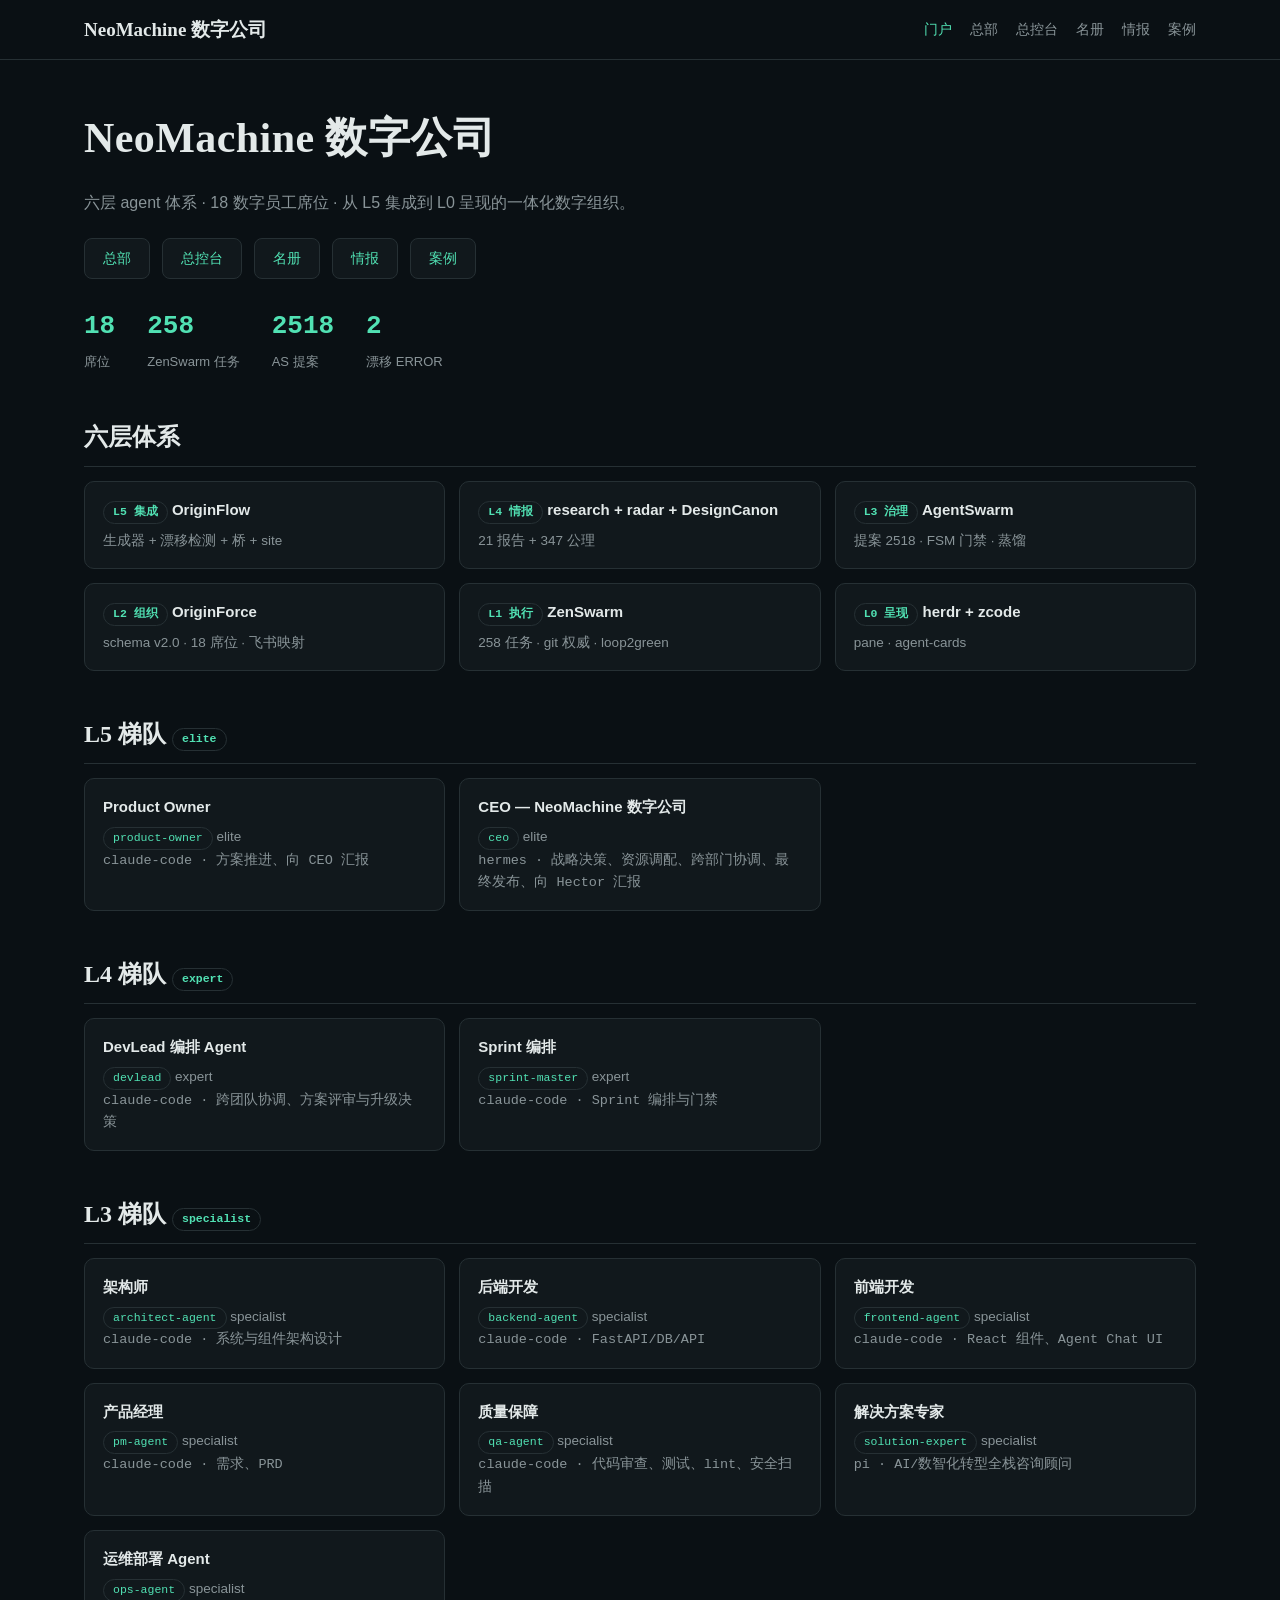
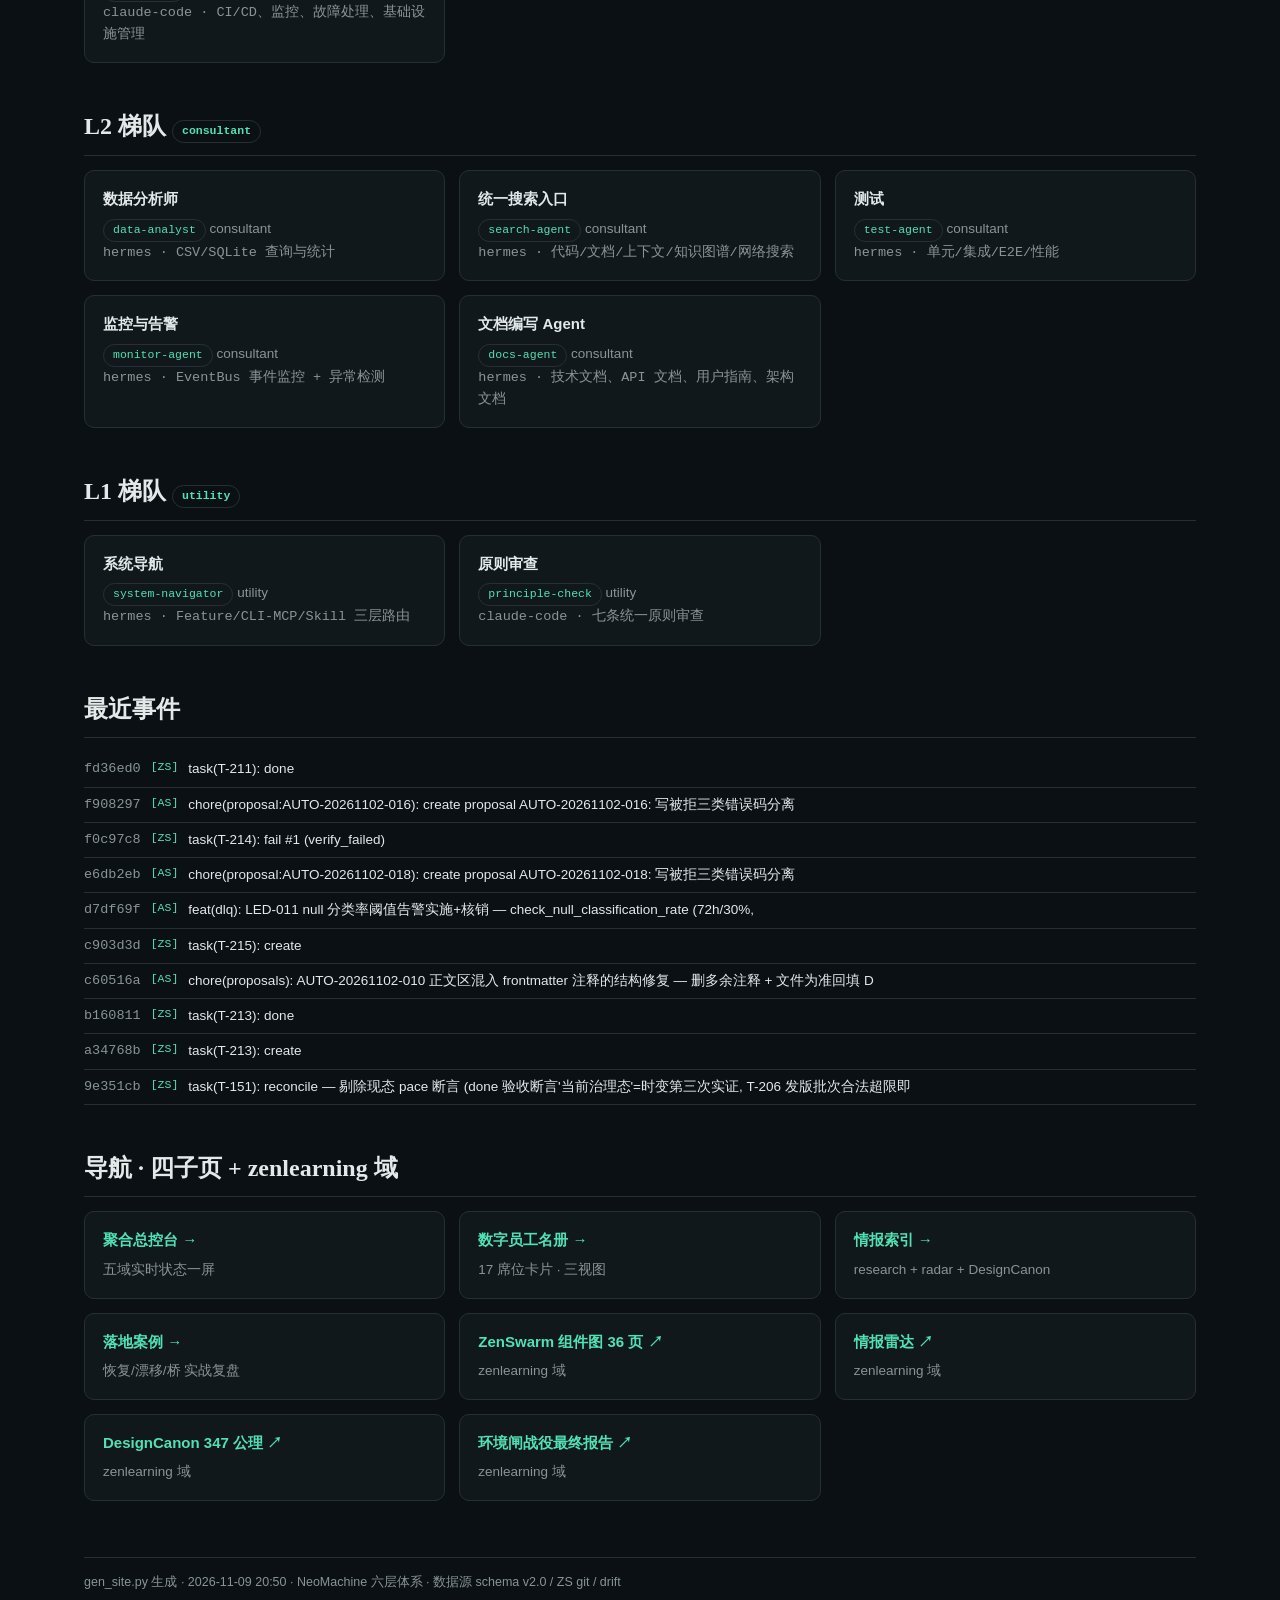
<file: site/index.html>
<!doctype html>
<html lang="zh-CN"><head><meta charset="utf-8">
<meta name="viewport" content="width=device-width,initial-scale=1">
<link rel="icon" href="/favicon.svg" type="image/svg+xml">
<title>门户 · NeoMachine 数字公司</title><style>/* hq.css — NeoMachine site 共享样式组件 (数字总部 Published Language 的呈现面)
   真相源: 本文件。gen_site.py / gen_hq_registry.py 生成时读入并内联, 产物保持自包含单文件。
   tokens 沿 site-architecture.md §3.2 oklch 设计系统, 与 site.zenlearning.cn 同源。 */
:root{--bg:oklch(0.17 0.012 232);--surface:oklch(0.205 0.013 232);--fg:oklch(0.93 0.006 200);--muted:oklch(0.66 0.014 220);--accent:oklch(0.82 0.14 168);--border:oklch(0.30 0.015 225);--serif:Georgia,"Noto Serif SC",serif;--sans:-apple-system,"PingFang SC","Microsoft YaHei",sans-serif;--mono:"SF Mono",Menlo,Consolas,monospace;--maxw:1160px}
*{box-sizing:border-box}body{margin:0;background:var(--bg);color:var(--fg);font-family:var(--sans);line-height:1.65}
a{color:var(--accent);text-decoration:none}a:hover{text-decoration:underline}
.wrap{max-width:var(--maxw);margin:0 auto;padding:0 24px}
header{border-bottom:1px solid var(--border)}header .wrap{display:flex;justify-content:space-between;align-items:center;padding-top:14px;padding-bottom:14px}
.brand{font-family:var(--serif);font-size:19px;font-weight:700;color:var(--fg)}
nav a{margin-left:18px;color:var(--muted);font-size:14px}nav a.on,nav a:hover{color:var(--accent)}
h1{font-family:var(--serif);font-size:42px;margin:44px 0 10px;letter-spacing:.01em}
h2{font-family:var(--serif);font-size:24px;margin:44px 0 14px;padding-bottom:8px;border-bottom:1px solid var(--border)}
.lede{color:var(--muted);font-size:16px;max-width:720px}
.grid{display:grid;gap:14px}.g3{grid-template-columns:repeat(3,1fr)}.g2{grid-template-columns:repeat(2,1fr)}
@media(max-width:820px){.g3,.g2{grid-template-columns:1fr}}
.card{background:var(--surface);border:1px solid var(--border);border-radius:10px;padding:16px 18px}
.card h3{margin:0 0 6px;font-size:15px}.card p{margin:0;color:var(--muted);font-size:13.5px}
.tag{display:inline-block;font-family:var(--mono);font-size:11.5px;color:var(--accent);border:1px solid var(--border);border-radius:99px;padding:1px 9px}
.tag.tool{color:var(--fg);border-style:dashed}
table{width:100%;border-collapse:collapse;font-size:14px}th,td{text-align:left;padding:7px 10px;border-bottom:1px solid var(--border)}
th{color:var(--muted);font-weight:500;font-size:12px}.mono{font-family:var(--mono);font-size:13px}
.stats{display:flex;gap:32px;margin:26px 0 0;flex-wrap:wrap}.stat b{font-family:var(--mono);font-size:26px;color:var(--accent);display:block}.stat span{color:var(--muted);font-size:13px}
.cta{margin:22px 0 0;display:flex;gap:12px;flex-wrap:wrap}.cta a{border:1px solid var(--border);background:var(--surface);border-radius:8px;padding:8px 18px;font-size:14px}.cta a:hover{border-color:var(--accent);text-decoration:none}
.todo{border:1px dashed var(--border);border-radius:10px;padding:38px;text-align:center;color:var(--muted);margin-top:16px}footer{margin:56px 0 30px;padding-top:14px;border-top:1px solid var(--border);color:var(--muted);font-size:12.5px}
.ev{display:flex;gap:10px;padding:6px 0;border-bottom:1px solid var(--border);font-size:13.5px}.ev time{font-family:var(--mono);color:var(--muted);white-space:nowrap}.ev .src{font-family:var(--mono);font-size:11.5px;color:var(--accent)}
</style></head>
<body><header><div class="wrap"><a class="brand" href="/">NeoMachine 数字公司</a><nav><a href="/index.html" class=on>门户</a><a href="/hq/index.html">总部</a><a href="/dashboard.html">总控台</a><a href="/team/index.html">名册</a><a href="/intel/index.html">情报</a><a href="/cases/index.html">案例</a></nav></div></header>
<main class="wrap"><h1>NeoMachine 数字公司</h1>
<p class="lede">六层 agent 体系 · 18 数字员工席位 · 从 L5 集成到 L0 呈现的一体化数字组织。</p>
<div class="cta"><a href="/hq/index.html">总部</a><a href="/dashboard.html">总控台</a><a href="/team/index.html">名册</a><a href="/intel/index.html">情报</a><a href="/cases/index.html">案例</a></div><div class="stats"><div class="stat"><b>18</b><span>席位</span></div><div class="stat"><b>258</b><span>ZenSwarm 任务</span></div><div class="stat"><b>2518</b><span>AS 提案</span></div><div class="stat"><b>2</b><span>漂移 ERROR</span></div></div>
<h2>六层体系</h2><div class="grid g3"><div class="card"><h3><span class="tag">L5 集成</span> OriginFlow</h3><p>生成器 + 漂移检测 + 桥 + site</p></div><div class="card"><h3><span class="tag">L4 情报</span> research + radar + DesignCanon</h3><p>21 报告 + 347 公理</p></div><div class="card"><h3><span class="tag">L3 治理</span> AgentSwarm</h3><p>提案 2518 · FSM 门禁 · 蒸馏</p></div><div class="card"><h3><span class="tag">L2 组织</span> OriginForce</h3><p>schema v2.0 · 18 席位 · 飞书映射</p></div><div class="card"><h3><span class="tag">L1 执行</span> ZenSwarm</h3><p>258 任务 · git 权威 · loop2green</p></div><div class="card"><h3><span class="tag">L0 呈现</span> herdr + zcode</h3><p>pane · agent-cards</p></div></div>
<h2>L5 梯队 <span class="tag">elite</span></h2><div class="grid g3"><div class="card"><h3>Product Owner</h3><p><span class="tag">product-owner</span> elite</p><p class="mono">claude-code · 方案推进、向 CEO 汇报</p></div><div class="card"><h3>CEO — NeoMachine 数字公司</h3><p><span class="tag">ceo</span> elite</p><p class="mono">hermes · 战略决策、资源调配、跨部门协调、最终发布、向 Hector 汇报</p></div></div><h2>L4 梯队 <span class="tag">expert</span></h2><div class="grid g3"><div class="card"><h3>DevLead 编排 Agent</h3><p><span class="tag">devlead</span> expert</p><p class="mono">claude-code · 跨团队协调、方案评审与升级决策</p></div><div class="card"><h3>Sprint 编排</h3><p><span class="tag">sprint-master</span> expert</p><p class="mono">claude-code · Sprint 编排与门禁</p></div></div><h2>L3 梯队 <span class="tag">specialist</span></h2><div class="grid g3"><div class="card"><h3>架构师</h3><p><span class="tag">architect-agent</span> specialist</p><p class="mono">claude-code · 系统与组件架构设计</p></div><div class="card"><h3>后端开发</h3><p><span class="tag">backend-agent</span> specialist</p><p class="mono">claude-code · FastAPI/DB/API</p></div><div class="card"><h3>前端开发</h3><p><span class="tag">frontend-agent</span> specialist</p><p class="mono">claude-code · React 组件、Agent Chat UI</p></div><div class="card"><h3>产品经理</h3><p><span class="tag">pm-agent</span> specialist</p><p class="mono">claude-code · 需求、PRD</p></div><div class="card"><h3>质量保障</h3><p><span class="tag">qa-agent</span> specialist</p><p class="mono">claude-code · 代码审查、测试、lint、安全扫描</p></div><div class="card"><h3>解决方案专家</h3><p><span class="tag">solution-expert</span> specialist</p><p class="mono">pi · AI/数智化转型全栈咨询顾问</p></div><div class="card"><h3>运维部署 Agent</h3><p><span class="tag">ops-agent</span> specialist</p><p class="mono">claude-code · CI/CD、监控、故障处理、基础设施管理</p></div></div><h2>L2 梯队 <span class="tag">consultant</span></h2><div class="grid g3"><div class="card"><h3>数据分析师</h3><p><span class="tag">data-analyst</span> consultant</p><p class="mono">hermes · CSV/SQLite 查询与统计</p></div><div class="card"><h3>统一搜索入口</h3><p><span class="tag">search-agent</span> consultant</p><p class="mono">hermes · 代码/文档/上下文/知识图谱/网络搜索</p></div><div class="card"><h3>测试</h3><p><span class="tag">test-agent</span> consultant</p><p class="mono">hermes · 单元/集成/E2E/性能</p></div><div class="card"><h3>监控与告警</h3><p><span class="tag">monitor-agent</span> consultant</p><p class="mono">hermes · EventBus 事件监控 + 异常检测</p></div><div class="card"><h3>文档编写 Agent</h3><p><span class="tag">docs-agent</span> consultant</p><p class="mono">hermes · 技术文档、API 文档、用户指南、架构文档</p></div></div><h2>L1 梯队 <span class="tag">utility</span></h2><div class="grid g3"><div class="card"><h3>系统导航</h3><p><span class="tag">system-navigator</span> utility</p><p class="mono">hermes · Feature/CLI-MCP/Skill 三层路由</p></div><div class="card"><h3>原则审查</h3><p><span class="tag">principle-check</span> utility</p><p class="mono">claude-code · 七条统一原则审查</p></div></div>
<h2>最近事件</h2><div class="ev"><time>fd36ed0</time><span class="src">[ZS]</span><span>task(T-211): done</span></div><div class="ev"><time>f908297</time><span class="src">[AS]</span><span>chore(proposal:AUTO-20261102-016): create proposal AUTO-20261102-016: 写被拒三类错误码分离</span></div><div class="ev"><time>f0c97c8</time><span class="src">[ZS]</span><span>task(T-214): fail #1 (verify_failed)</span></div><div class="ev"><time>e6db2eb</time><span class="src">[AS]</span><span>chore(proposal:AUTO-20261102-018): create proposal AUTO-20261102-018: 写被拒三类错误码分离</span></div><div class="ev"><time>d7df69f</time><span class="src">[AS]</span><span>feat(dlq): LED-011 null 分类率阈值告警实施+核销 — check_null_classification_rate (72h/30%, </span></div><div class="ev"><time>c903d3d</time><span class="src">[ZS]</span><span>task(T-215): create</span></div><div class="ev"><time>c60516a</time><span class="src">[AS]</span><span>chore(proposals): AUTO-20261102-010 正文区混入 frontmatter 注释的结构修复 — 删多余注释 + 文件为准回填 D</span></div><div class="ev"><time>b160811</time><span class="src">[ZS]</span><span>task(T-213): done</span></div><div class="ev"><time>a34768b</time><span class="src">[ZS]</span><span>task(T-213): create</span></div><div class="ev"><time>9e351cb</time><span class="src">[ZS]</span><span>task(T-151): reconcile — 剔除现态 pace 断言 (done 验收断言&#x27;当前治理态&#x27;=时变第三次实证, T-206 发版批次合法超限即</span></div>
<h2>导航 · 四子页 + zenlearning 域</h2><div class="grid g3"><div class="card"><h3><a href="/dashboard.html">聚合总控台 →</a></h3><p>五域实时状态一屏</p></div><div class="card"><h3><a href="/team/index.html">数字员工名册 →</a></h3><p>17 席位卡片 · 三视图</p></div><div class="card"><h3><a href="/intel/index.html">情报索引 →</a></h3><p>research + radar + DesignCanon</p></div><div class="card"><h3><a href="/cases/index.html">落地案例 →</a></h3><p>恢复/漂移/桥 实战复盘</p></div><div class="card"><h3><a href="https://site.zenlearning.cn/arch/">ZenSwarm 组件图 36 页 ↗</a></h3><p>zenlearning 域</p></div><div class="card"><h3><a href="https://site.zenlearning.cn/radar/">情报雷达 ↗</a></h3><p>zenlearning 域</p></div><div class="card"><h3><a href="https://site.zenlearning.cn/misc/designcanon/">DesignCanon 347 公理 ↗</a></h3><p>zenlearning 域</p></div><div class="card"><h3><a href="https://site.zenlearning.cn/misc/env-decoupling-report-20261109.html">环境闸战役最终报告 ↗</a></h3><p>zenlearning 域</p></div></div>
<footer>gen_site.py 生成 · 2026-11-09 20:50 · NeoMachine 六层体系 · 数据源 schema v2.0 / ZS git / drift</footer>
</main></body></html>
</file>
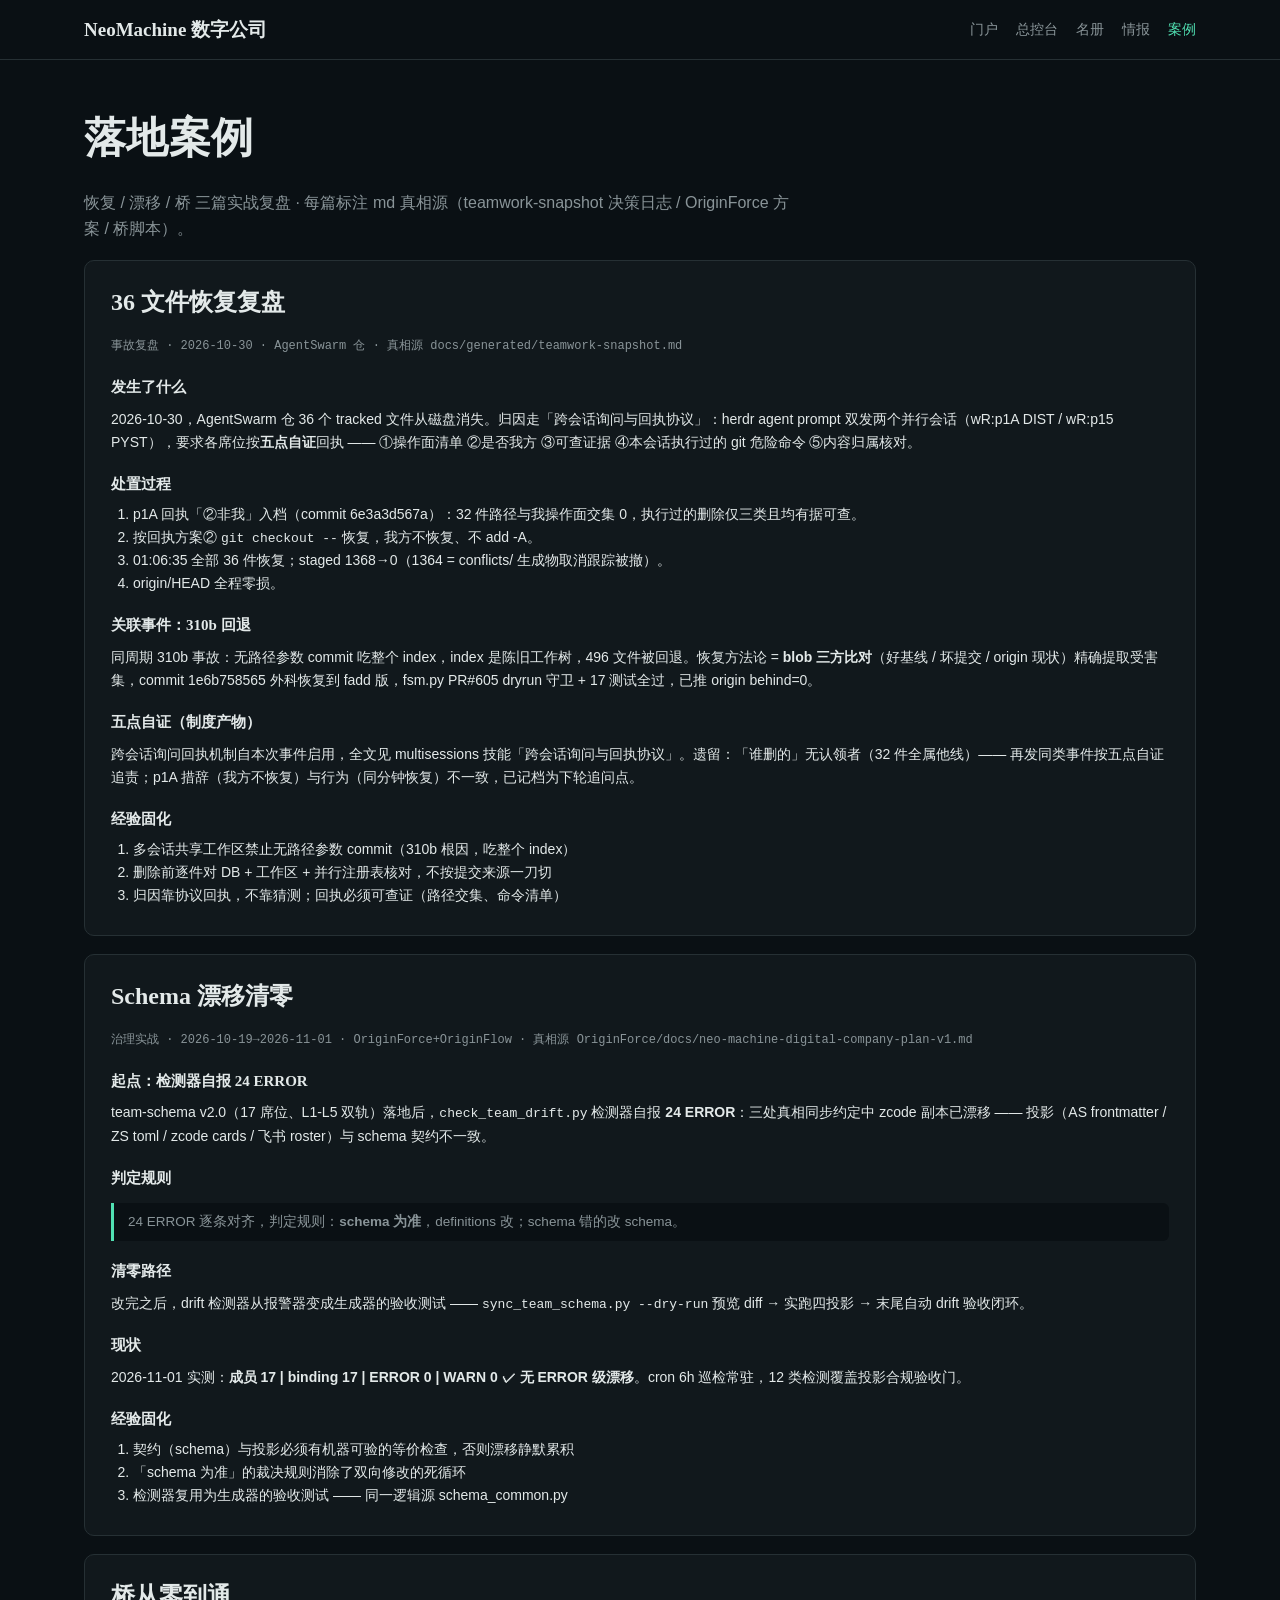
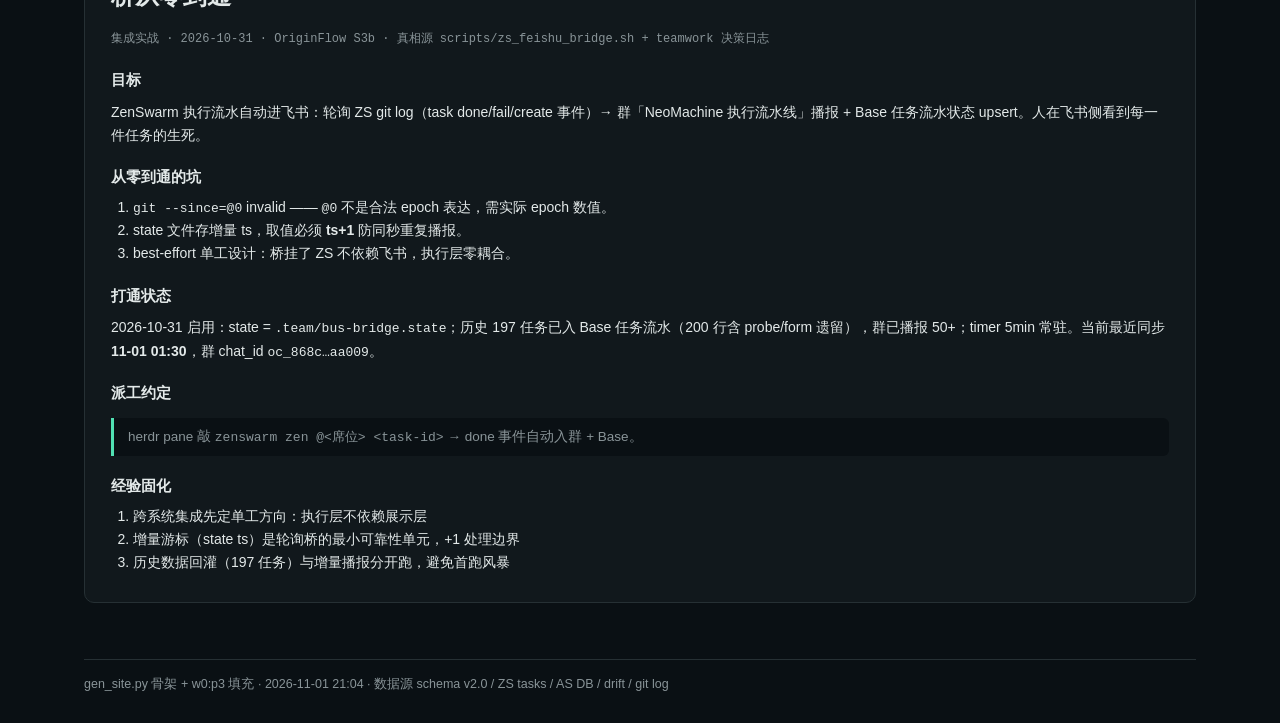
<file: site/cases/index.html>
<!doctype html>
<html lang="zh-CN"><head><meta charset="utf-8">
<meta name="viewport" content="width=device-width,initial-scale=1">
<link rel="icon" href="/favicon.svg" type="image/svg+xml">
<title>落地案例 · NeoMachine 数字公司</title><style>:root{--bg:oklch(0.17 0.012 232);--surface:oklch(0.205 0.013 232);--fg:oklch(0.93 0.006 200);--muted:oklch(0.66 0.014 220);--accent:oklch(0.82 0.14 168);--border:oklch(0.30 0.015 225);--serif:Georgia,"Noto Serif SC",serif;--sans:-apple-system,"PingFang SC","Microsoft YaHei",sans-serif;--mono:"SF Mono",Menlo,Consolas,monospace;--maxw:1160px}
*{box-sizing:border-box}body{margin:0;background:var(--bg);color:var(--fg);font-family:var(--sans);line-height:1.65}
a{color:var(--accent);text-decoration:none}a:hover{text-decoration:underline}
.wrap{max-width:var(--maxw);margin:0 auto;padding:0 24px}
header{border-bottom:1px solid var(--border)}header .wrap{display:flex;justify-content:space-between;align-items:center;padding-top:14px;padding-bottom:14px}
.brand{font-family:var(--serif);font-size:19px;font-weight:700;color:var(--fg)}
nav a{margin-left:18px;color:var(--muted);font-size:14px}nav a.on,nav a:hover{color:var(--accent)}
h1{font-family:var(--serif);font-size:42px;margin:44px 0 10px;letter-spacing:.01em}
h2{font-family:var(--serif);font-size:24px;margin:44px 0 14px;padding-bottom:8px;border-bottom:1px solid var(--border)}
h3{font-family:var(--serif);font-size:17px;margin:26px 0 8px}
.lede{color:var(--muted);font-size:16px;max-width:720px}
.grid{display:grid;gap:14px}.g3{grid-template-columns:repeat(3,1fr)}.g2{grid-template-columns:repeat(2,1fr)}
@media(max-width:820px){.g3,.g2{grid-template-columns:1fr}}
.card{background:var(--surface);border:1px solid var(--border);border-radius:10px;padding:16px 18px}
.card h3{margin:0 0 6px;font-size:15px;font-family:var(--sans)}.card p{margin:0;color:var(--muted);font-size:13.5px}
.tag{display:inline-block;font-family:var(--mono);font-size:11.5px;color:var(--accent);border:1px solid var(--border);border-radius:99px;padding:1px 9px}
.tag.lv{color:var(--fg)}
table{width:100%;border-collapse:collapse;font-size:14px}th,td{text-align:left;padding:7px 10px;border-bottom:1px solid var(--border)}
th{color:var(--muted);font-weight:500;font-size:12px}.mono{font-family:var(--mono);font-size:13px}
.stats{display:flex;gap:14px;margin:26px 0 0;flex-wrap:wrap}
.stat{background:var(--surface);border:1px solid var(--border);border-radius:10px;padding:12px 20px;min-width:120px}
.stat b{font-family:var(--mono);font-size:26px;color:var(--accent);display:block}
.stat span{color:var(--muted);font-size:13px}
.stat.ok b{color:var(--accent)}.stat.warn b{color:oklch(0.78 0.14 75)}.stat.bad b{color:oklch(0.66 0.19 25)}
footer{margin:56px 0 30px;padding-top:14px;border-top:1px solid var(--border);color:var(--muted);font-size:12.5px}
.ev{display:flex;gap:10px;padding:6px 0;border-bottom:1px solid var(--border);font-size:13.5px}
.ev .src{font-family:var(--mono);font-size:11.5px;color:var(--accent);border:1px solid var(--border);border-radius:4px;padding:0 5px;white-space:nowrap}
.ev .sha{font-family:var(--mono);font-size:11.5px;color:var(--muted)}
.ev .txt{flex:1;min-width:0;overflow:hidden;text-overflow:ellipsis;white-space:nowrap}
.donut-wrap{display:flex;gap:30px;align-items:center;flex-wrap:wrap}
.legend{font-size:13.5px}.legend div{display:flex;align-items:center;gap:8px;padding:3px 0}
.dot{width:10px;height:10px;border-radius:3px;display:inline-block}
.levels-row{display:grid;grid-template-columns:90px 1fr;gap:12px;padding:12px 0;border-bottom:1px solid var(--border);align-items:start}
.levels-row>.lv{font-family:var(--mono);font-weight:700;color:var(--accent);font-size:16px;padding-top:10px}
.cards-flow{display:flex;flex-wrap:wrap;gap:10px}
.mini{background:var(--surface);border:1px solid var(--border);border-radius:10px;padding:10px 14px;min-width:230px;flex:1}
.mini h4{margin:0 0 4px;font-size:14.5px}
.mini .meta{color:var(--muted);font-size:12.5px}
.kb{display:grid;grid-template-columns:repeat(5,1fr);gap:12px}
@media(max-width:820px){.kb{grid-template-columns:1fr}}
.kb-col{background:var(--surface);border:1px solid var(--border);border-radius:10px;padding:12px}
.kb-col h4{margin:0 0 8px;font-size:13px;color:var(--muted);font-weight:500;display:flex;justify-content:space-between}
.kb-item{display:block;font-size:13px;padding:7px 8px;border:1px solid var(--border);border-radius:7px;margin-bottom:7px;background:var(--bg)}
.kb-item .sub{display:block;color:var(--muted);font-size:11.5px}
.case{background:var(--surface);border:1px solid var(--border);border-radius:10px;padding:22px 26px;margin-top:18px}
.case h2{margin-top:0;border:none;padding:0}
.case .meta{font-family:var(--mono);font-size:12px;color:var(--muted);margin-bottom:12px}
.case h3{font-size:15px;margin:18px 0 6px}
.case p,.case li{font-size:14px;color:var(--fg)}
.case p{margin:8px 0}
.case ol,.case ul{margin:6px 0;padding-left:22px}
.callout{border-left:3px solid var(--accent);background:var(--bg);padding:8px 14px;margin:12px 0;font-size:13.5px;color:var(--muted);border-radius:0 6px 6px 0}
.ext::after{content:"↗";font-size:10px;margin-left:3px;color:var(--muted)}
.filter-note{color:var(--muted);font-size:12.5px;margin-top:6px}
</style></head>
<body><header><div class="wrap"><a class="brand" href="/">NeoMachine 数字公司</a><nav><a href="/index.html">门户</a><a href="/dashboard.html">总控台</a><a href="/team/index.html">名册</a><a href="/intel/index.html">情报</a><a href="/cases/index.html" class=on>案例</a></nav></div></header>
<main class="wrap"><h1>落地案例</h1>
<p class="lede">恢复 / 漂移 / 桥 三篇实战复盘 · 每篇标注 md 真相源（teamwork-snapshot 决策日志 / OriginForce 方案 / 桥脚本）。</p>
<article class="case" id="36-file-recovery"><h2>36 文件恢复复盘</h2><div class="meta">事故复盘 · 2026-10-30 · AgentSwarm 仓 · 真相源 docs/generated/teamwork-snapshot.md</div><h3>发生了什么</h3><p>2026-10-30，AgentSwarm 仓 36 个 tracked 文件从磁盘消失。归因走「跨会话询问与回执协议」：herdr agent prompt 双发两个并行会话（wR:p1A DIST / wR:p15 PYST），要求各席位按<strong>五点自证</strong>回执 —— ①操作面清单 ②是否我方 ③可查证据 ④本会话执行过的 git 危险命令 ⑤内容归属核对。</p><h3>处置过程</h3><ol>
<li>p1A 回执「②非我」入档（commit 6e3a3d567a）：32 件路径与我操作面交集 0，执行过的删除仅三类且均有据可查。</li>
<li>按回执方案② <span class="mono">git checkout --</span> 恢复，我方不恢复、不 add -A。</li>
<li>01:06:35 全部 36 件恢复；staged 1368→0（1364 = conflicts/ 生成物取消跟踪被撤）。</li>
<li>origin/HEAD 全程零损。</li></ol><h3>关联事件：310b 回退</h3><p>同周期 310b 事故：无路径参数 commit 吃整个 index，index 是陈旧工作树，496 文件被回退。恢复方法论 = <strong>blob 三方比对</strong>（好基线 / 坏提交 / origin 现状）精确提取受害集，commit 1e6b758565 外科恢复到 fadd 版，fsm.py PR#605 dryrun 守卫 + 17 测试全过，已推 origin behind=0。</p><h3>五点自证（制度产物）</h3><p>跨会话询问回执机制自本次事件启用，全文见 multisessions 技能「跨会话询问与回执协议」。遗留：「谁删的」无认领者（32 件全属他线）—— 再发同类事件按五点自证追责；p1A 措辞（我方不恢复）与行为（同分钟恢复）不一致，已记档为下轮追问点。</p><h3>经验固化</h3><ol><li>多会话共享工作区禁止无路径参数 commit（310b 根因，吃整个 index）</li><li>删除前逐件对 DB + 工作区 + 并行注册表核对，不按提交来源一刀切</li><li>归因靠协议回执，不靠猜测；回执必须可查证（路径交集、命令清单）</li></ol></article><article class="case" id="schema-drift-zero"><h2>Schema 漂移清零</h2><div class="meta">治理实战 · 2026-10-19→2026-11-01 · OriginForce+OriginFlow · 真相源 OriginForce/docs/neo-machine-digital-company-plan-v1.md</div><h3>起点：检测器自报 24 ERROR</h3><p>team-schema v2.0（17 席位、L1-L5 双轨）落地后，<span class="mono">check_team_drift.py</span> 检测器自报 <strong>24 ERROR</strong>：三处真相同步约定中 zcode 副本已漂移 —— 投影（AS frontmatter / ZS toml / zcode cards / 飞书 roster）与 schema 契约不一致。</p><h3>判定规则</h3><div class="callout">24 ERROR 逐条对齐，判定规则：<strong>schema 为准</strong>，definitions 改；schema 错的改 schema。</div><h3>清零路径</h3><p>改完之后，drift 检测器从报警器变成生成器的验收测试 —— <span class="mono">sync_team_schema.py --dry-run</span> 预览 diff → 实跑四投影 → 末尾自动 drift 验收闭环。</p><h3>现状</h3><p>2026-11-01 实测：<strong>成员 17 | binding 17 | ERROR 0 | WARN 0 ✓ 无 ERROR 级漂移</strong>。cron 6h 巡检常驻，12 类检测覆盖投影合规验收门。</p><h3>经验固化</h3><ol><li>契约（schema）与投影必须有机器可验的等价检查，否则漂移静默累积</li><li>「schema 为准」的裁决规则消除了双向修改的死循环</li><li>检测器复用为生成器的验收测试 —— 同一逻辑源 schema_common.py</li></ol></article><article class="case" id="bridge-zero-to-live"><h2>桥从零到通</h2><div class="meta">集成实战 · 2026-10-31 · OriginFlow S3b · 真相源 scripts/zs_feishu_bridge.sh + teamwork 决策日志</div><h3>目标</h3><p>ZenSwarm 执行流水自动进飞书：轮询 ZS git log（task done/fail/create 事件）→ 群「NeoMachine 执行流水线」播报 + Base 任务流水状态 upsert。人在飞书侧看到每一件任务的生死。</p><h3>从零到通的坑</h3><ol>
<li><span class="mono">git --since=@0</span> invalid —— <span class="mono">@0</span> 不是合法 epoch 表达，需实际 epoch 数值。</li>
<li>state 文件存增量 ts，取值必须 <strong>ts+1</strong> 防同秒重复播报。</li>
<li>best-effort 单工设计：桥挂了 ZS 不依赖飞书，执行层零耦合。</li></ol><h3>打通状态</h3><p>2026-10-31 启用：state = <span class="mono">.team/bus-bridge.state</span>；历史 197 任务已入 Base 任务流水（200 行含 probe/form 遗留），群已播报 50+；timer 5min 常驻。当前最近同步 <strong>11-01 01:30</strong>，群 chat_id <span class="mono">oc_868c…aa009</span>。</p><h3>派工约定</h3><div class="callout">herdr pane 敲 <span class="mono">zenswarm zen @&lt;席位&gt; &lt;task-id&gt;</span> → done 事件自动入群 + Base。</div><h3>经验固化</h3><ol><li>跨系统集成先定单工方向：执行层不依赖展示层</li><li>增量游标（state ts）是轮询桥的最小可靠性单元，+1 处理边界</li><li>历史数据回灌（197 任务）与增量播报分开跑，避免首跑风暴</li></ol></article>
<footer>gen_site.py 骨架 + w0:p3 填充 · 2026-11-01 21:04 · 数据源 schema v2.0 / ZS tasks / AS DB / drift / git log</footer>
</main></body></html>
</file>
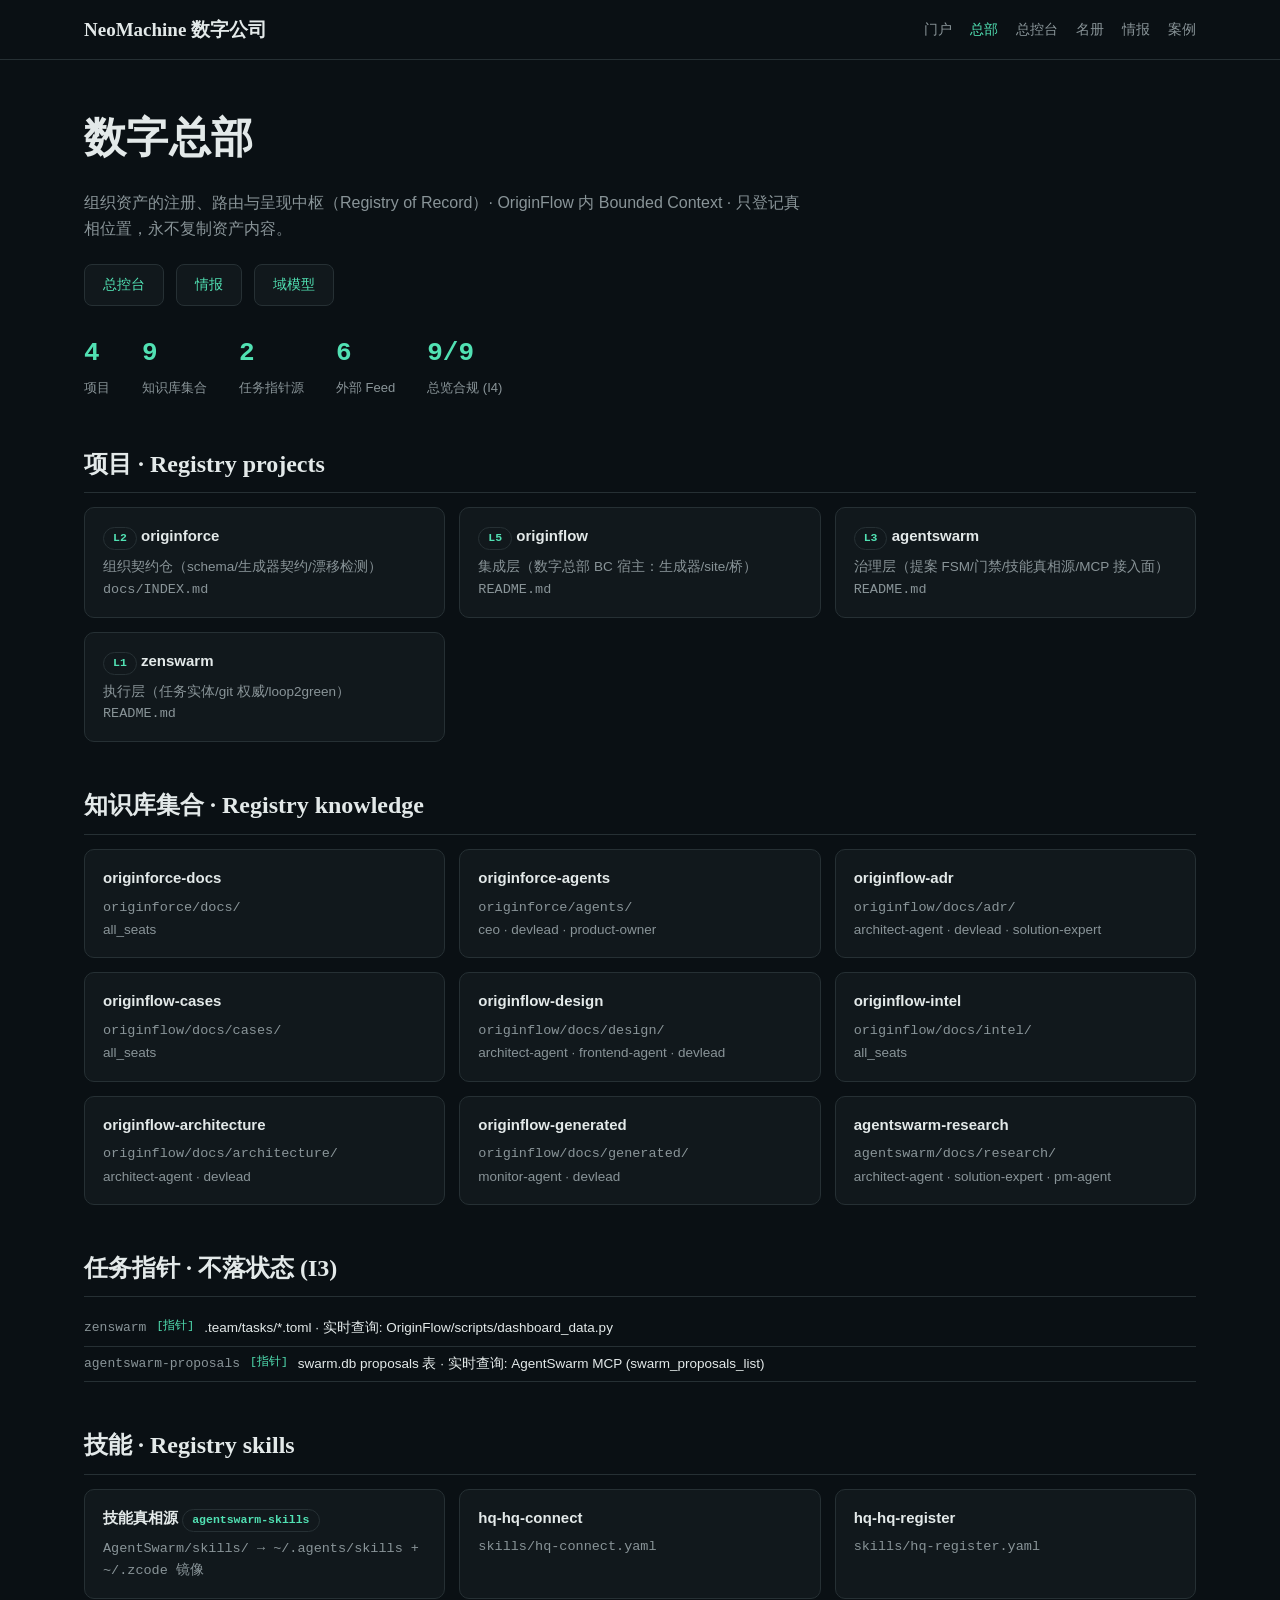
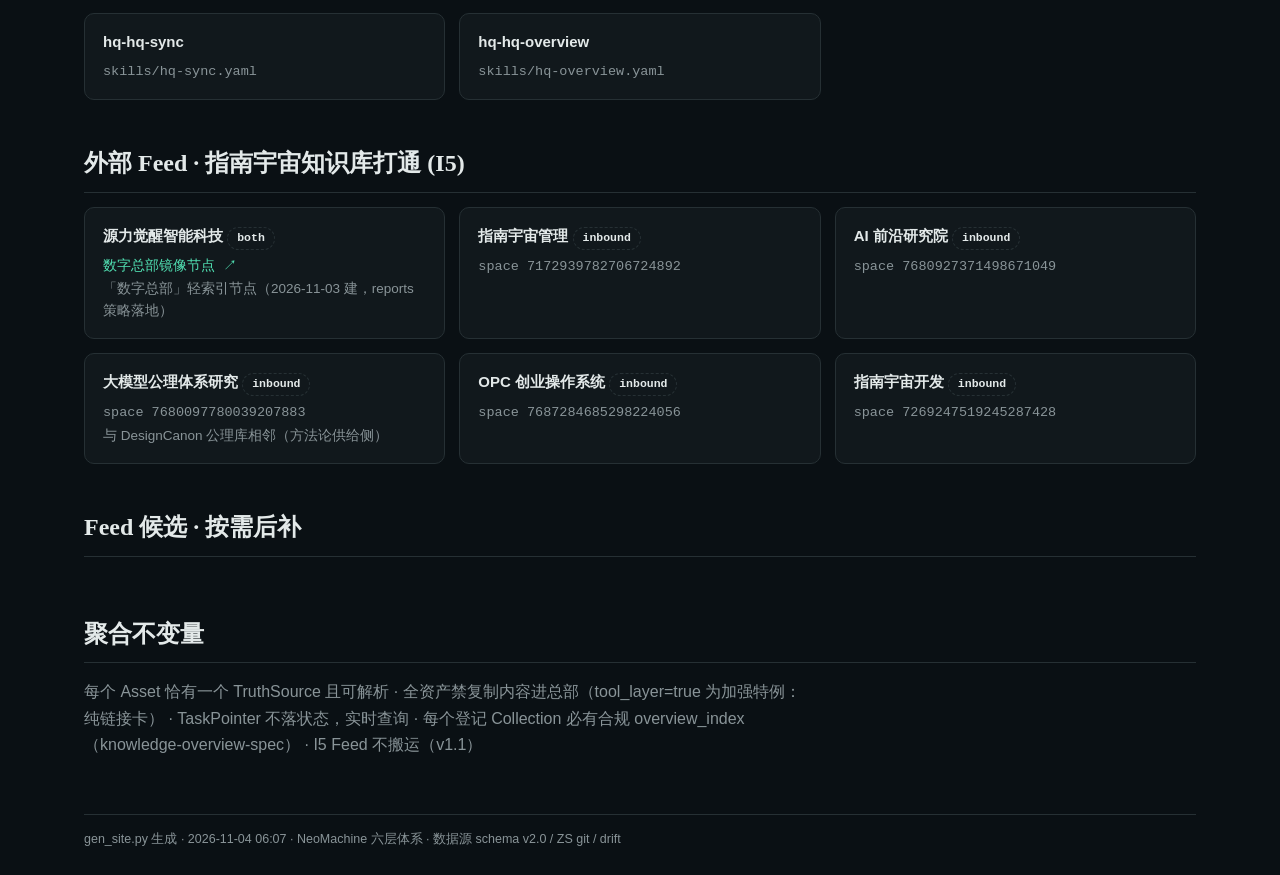
<file: site/hq/index.html>
<!doctype html>
<html lang="zh-CN"><head><meta charset="utf-8">
<meta name="viewport" content="width=device-width,initial-scale=1">
<link rel="icon" href="/favicon.svg" type="image/svg+xml">
<title>总部 · NeoMachine 数字公司</title><style>/* hq.css — NeoMachine site 共享样式组件 (数字总部 Published Language 的呈现面)
   真相源: 本文件。gen_site.py / gen_hq_registry.py 生成时读入并内联, 产物保持自包含单文件。
   tokens 沿 site-architecture.md §3.2 oklch 设计系统, 与 site.zenlearning.cn 同源。 */
:root{--bg:oklch(0.17 0.012 232);--surface:oklch(0.205 0.013 232);--fg:oklch(0.93 0.006 200);--muted:oklch(0.66 0.014 220);--accent:oklch(0.82 0.14 168);--border:oklch(0.30 0.015 225);--serif:Georgia,"Noto Serif SC",serif;--sans:-apple-system,"PingFang SC","Microsoft YaHei",sans-serif;--mono:"SF Mono",Menlo,Consolas,monospace;--maxw:1160px}
*{box-sizing:border-box}body{margin:0;background:var(--bg);color:var(--fg);font-family:var(--sans);line-height:1.65}
a{color:var(--accent);text-decoration:none}a:hover{text-decoration:underline}
.wrap{max-width:var(--maxw);margin:0 auto;padding:0 24px}
header{border-bottom:1px solid var(--border)}header .wrap{display:flex;justify-content:space-between;align-items:center;padding-top:14px;padding-bottom:14px}
.brand{font-family:var(--serif);font-size:19px;font-weight:700;color:var(--fg)}
nav a{margin-left:18px;color:var(--muted);font-size:14px}nav a.on,nav a:hover{color:var(--accent)}
h1{font-family:var(--serif);font-size:42px;margin:44px 0 10px;letter-spacing:.01em}
h2{font-family:var(--serif);font-size:24px;margin:44px 0 14px;padding-bottom:8px;border-bottom:1px solid var(--border)}
.lede{color:var(--muted);font-size:16px;max-width:720px}
.grid{display:grid;gap:14px}.g3{grid-template-columns:repeat(3,1fr)}.g2{grid-template-columns:repeat(2,1fr)}
@media(max-width:820px){.g3,.g2{grid-template-columns:1fr}}
.card{background:var(--surface);border:1px solid var(--border);border-radius:10px;padding:16px 18px}
.card h3{margin:0 0 6px;font-size:15px}.card p{margin:0;color:var(--muted);font-size:13.5px}
.tag{display:inline-block;font-family:var(--mono);font-size:11.5px;color:var(--accent);border:1px solid var(--border);border-radius:99px;padding:1px 9px}
.tag.tool{color:var(--fg);border-style:dashed}
table{width:100%;border-collapse:collapse;font-size:14px}th,td{text-align:left;padding:7px 10px;border-bottom:1px solid var(--border)}
th{color:var(--muted);font-weight:500;font-size:12px}.mono{font-family:var(--mono);font-size:13px}
.stats{display:flex;gap:32px;margin:26px 0 0;flex-wrap:wrap}.stat b{font-family:var(--mono);font-size:26px;color:var(--accent);display:block}.stat span{color:var(--muted);font-size:13px}
.cta{margin:22px 0 0;display:flex;gap:12px;flex-wrap:wrap}.cta a{border:1px solid var(--border);background:var(--surface);border-radius:8px;padding:8px 18px;font-size:14px}.cta a:hover{border-color:var(--accent);text-decoration:none}
.todo{border:1px dashed var(--border);border-radius:10px;padding:38px;text-align:center;color:var(--muted);margin-top:16px}footer{margin:56px 0 30px;padding-top:14px;border-top:1px solid var(--border);color:var(--muted);font-size:12.5px}
.ev{display:flex;gap:10px;padding:6px 0;border-bottom:1px solid var(--border);font-size:13.5px}.ev time{font-family:var(--mono);color:var(--muted);white-space:nowrap}.ev .src{font-family:var(--mono);font-size:11.5px;color:var(--accent)}
</style></head>
<body><header><div class="wrap"><a class="brand" href="/">NeoMachine 数字公司</a><nav><a href="/index.html">门户</a><a href="/hq/index.html" class=on>总部</a><a href="/dashboard.html">总控台</a><a href="/team/index.html">名册</a><a href="/intel/index.html">情报</a><a href="/cases/index.html">案例</a></nav></div></header>
<main class="wrap"><h1>数字总部</h1>
<p class="lede">组织资产的注册、路由与呈现中枢（Registry of Record）· OriginFlow 内 Bounded Context · 只登记真相位置，永不复制资产内容。</p>
<div class="cta"><a href="/dashboard.html">总控台</a><a href="/intel/index.html">情报</a><a href="https://github.com/">域模型</a></div>
<div class="stats"><div class="stat"><b>4</b><span>项目</span></div>
<div class="stat"><b>9</b><span>知识库集合</span></div>
<div class="stat"><b>2</b><span>任务指针源</span></div>
<div class="stat"><b>6</b><span>外部 Feed</span></div>
<div class="stat"><b>9/9</b><span>总览合规 (I4)</span></div></div>
<h2>项目 · Registry projects</h2><div class="grid g3"><div class="card"><h3><span class="tag">L2</span> originforce</h3><p>组织契约仓（schema/生成器契约/漂移检测）</p><p class="mono">docs/INDEX.md</p></div><div class="card"><h3><span class="tag">L5</span> originflow</h3><p>集成层（数字总部 BC 宿主：生成器/site/桥）</p><p class="mono">README.md</p></div><div class="card"><h3><span class="tag">L3</span> agentswarm</h3><p>治理层（提案 FSM/门禁/技能真相源/MCP 接入面）</p><p class="mono">README.md</p></div><div class="card"><h3><span class="tag">L1</span> zenswarm</h3><p>执行层（任务实体/git 权威/loop2green）</p><p class="mono">README.md</p></div></div>
<h2>知识库集合 · Registry knowledge</h2><div class="grid g3"><div class="card"><h3>originforce-docs</h3><p class="mono">originforce/docs/</p><p>all_seats</p></div><div class="card"><h3>originforce-agents</h3><p class="mono">originforce/agents/</p><p>ceo · devlead · product-owner</p></div><div class="card"><h3>originflow-adr</h3><p class="mono">originflow/docs/adr/</p><p>architect-agent · devlead · solution-expert</p></div><div class="card"><h3>originflow-cases</h3><p class="mono">originflow/docs/cases/</p><p>all_seats</p></div><div class="card"><h3>originflow-design</h3><p class="mono">originflow/docs/design/</p><p>architect-agent · frontend-agent · devlead</p></div><div class="card"><h3>originflow-intel</h3><p class="mono">originflow/docs/intel/</p><p>all_seats</p></div><div class="card"><h3>originflow-architecture</h3><p class="mono">originflow/docs/architecture/</p><p>architect-agent · devlead</p></div><div class="card"><h3>originflow-generated</h3><p class="mono">originflow/docs/generated/</p><p>monitor-agent · devlead</p></div><div class="card"><h3>agentswarm-research</h3><p class="mono">agentswarm/docs/research/</p><p>architect-agent · solution-expert · pm-agent</p></div></div>
<h2>任务指针 · 不落状态 (I3)</h2><div class="ev"><time class="mono">zenswarm</time><span class="src">[指针]</span><span>.team/tasks/*.toml · 实时查询: OriginFlow/scripts/dashboard_data.py</span></div><div class="ev"><time class="mono">agentswarm-proposals</time><span class="src">[指针]</span><span>swarm.db proposals 表 · 实时查询: AgentSwarm MCP (swarm_proposals_list)</span></div>
<h2>技能 · Registry skills</h2><div class="grid g3"><div class="card"><h3>技能真相源 <span class="tag">agentswarm-skills</span></h3><p class="mono">AgentSwarm/skills/ → ~/.agents/skills + ~/.zcode 镜像</p></div><div class="card"><h3>hq-hq-connect</h3><p class="mono">skills/hq-connect.yaml</p></div><div class="card"><h3>hq-hq-register</h3><p class="mono">skills/hq-register.yaml</p></div><div class="card"><h3>hq-hq-sync</h3><p class="mono">skills/hq-sync.yaml</p></div><div class="card"><h3>hq-hq-overview</h3><p class="mono">skills/hq-overview.yaml</p></div></div>
<h2>外部 Feed · 指南宇宙知识库打通 (I5)</h2><div class="grid g3"><div class="card"><h3>源力觉醒智能科技 <span class="tag tool">both</span></h3><p class="mono"><a href="https://tagverse.feishu.cn/wiki/OvMzwIo9LiLDHVk0RkfcNZ3xnYc">数字总部镜像节点 ↗</a></p><p>「数字总部」轻索引节点（2026-11-03 建，reports 策略落地）</p></div><div class="card"><h3>指南宇宙管理 <span class="tag tool">inbound</span></h3><p class="mono">space 7172939782706724892</p><p></p></div><div class="card"><h3>AI 前沿研究院 <span class="tag tool">inbound</span></h3><p class="mono">space 7680927371498671049</p><p></p></div><div class="card"><h3>大模型公理体系研究 <span class="tag tool">inbound</span></h3><p class="mono">space 7680097780039207883</p><p>与 DesignCanon 公理库相邻（方法论供给侧）</p></div><div class="card"><h3>OPC 创业操作系统 <span class="tag tool">inbound</span></h3><p class="mono">space 7687284685298224056</p><p></p></div><div class="card"><h3>指南宇宙开发 <span class="tag tool">inbound</span></h3><p class="mono">space 7269247519245287428</p><p></p></div></div>
<h2>Feed 候选 · 按需后补</h2><div class="grid g3"></div>
<h2>聚合不变量</h2><p class="lede">每个 Asset 恰有一个 TruthSource 且可解析 · 全资产禁复制内容进总部（tool_layer=true 为加强特例：纯链接卡） · TaskPointer 不落状态，实时查询 · 每个登记 Collection 必有合规 overview_index（knowledge-overview-spec） · I5 Feed 不搬运（v1.1）</p>
<footer>gen_site.py 生成 · 2026-11-04 06:07 · NeoMachine 六层体系 · 数据源 schema v2.0 / ZS git / drift</footer>
</main></body></html>
</file>
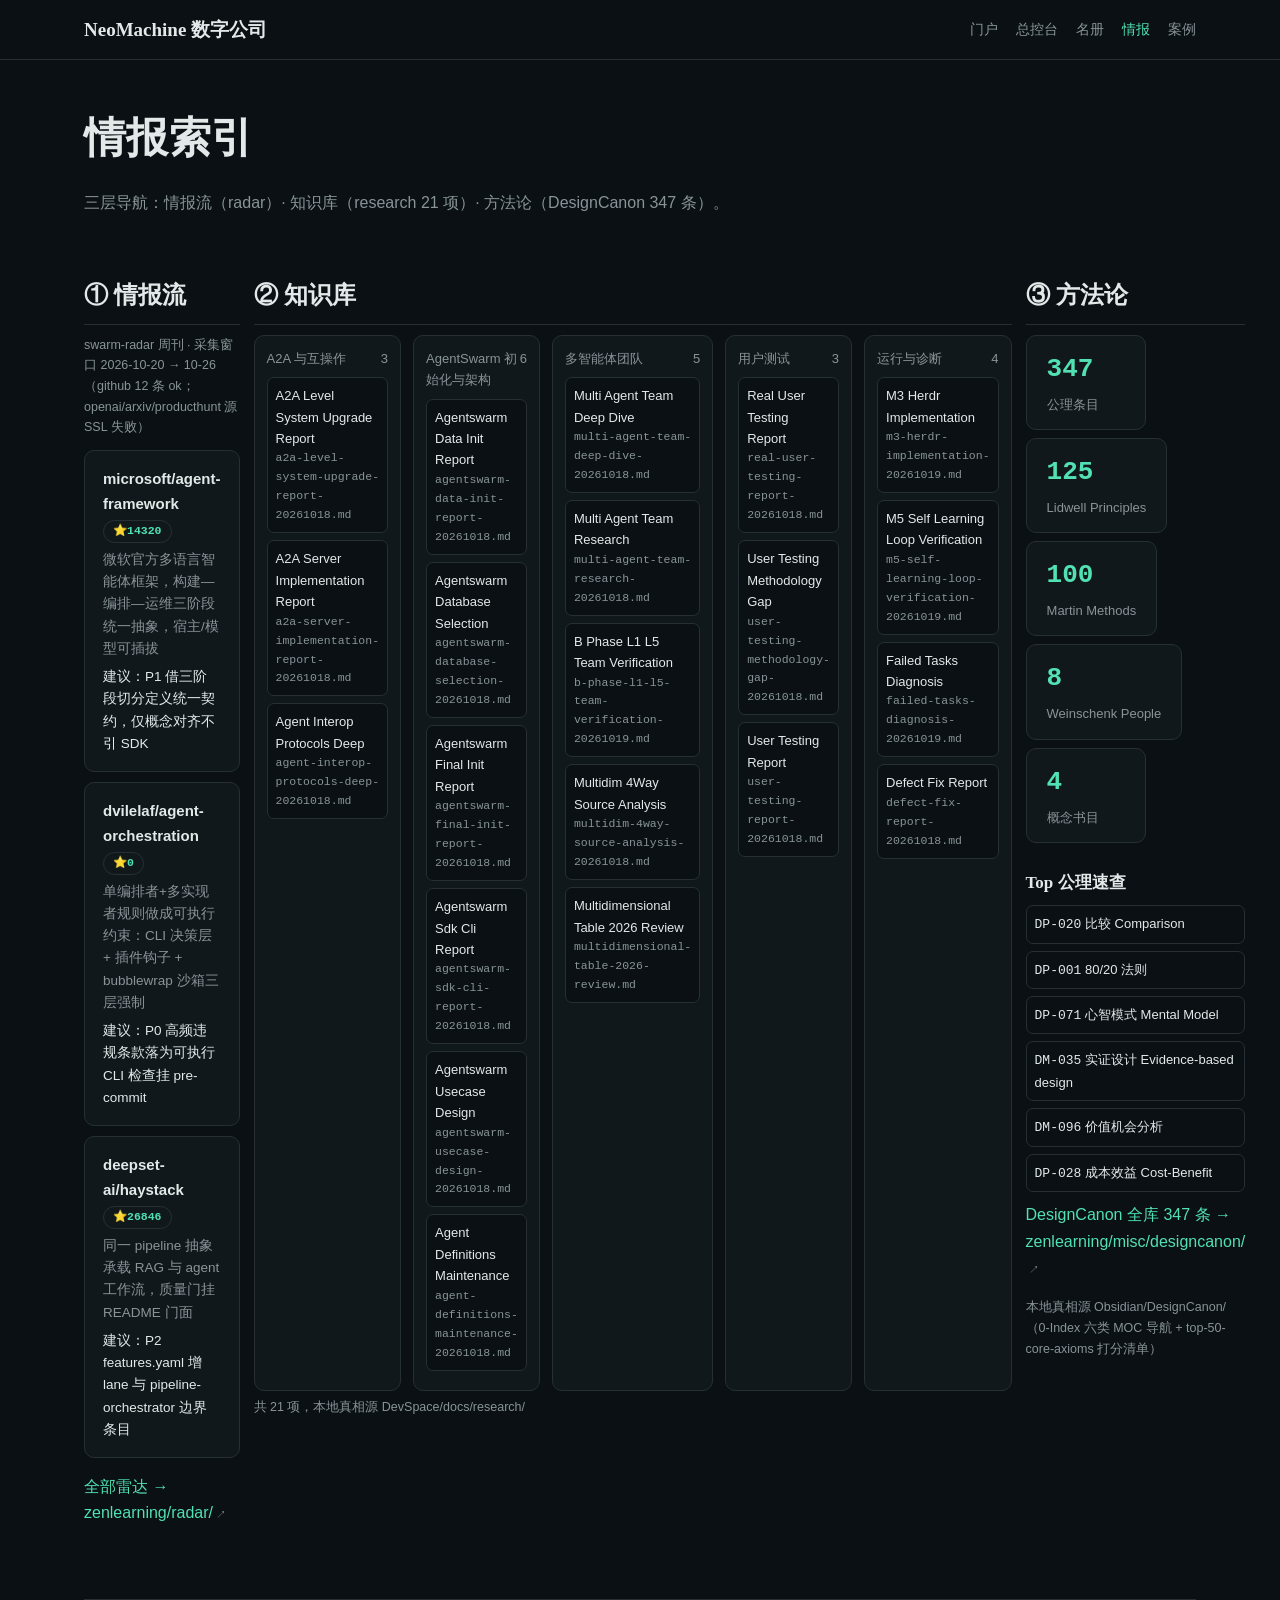
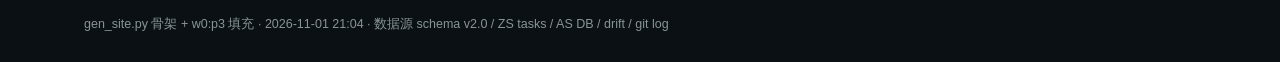
<file: site/intel/index.html>
<!doctype html>
<html lang="zh-CN"><head><meta charset="utf-8">
<meta name="viewport" content="width=device-width,initial-scale=1">
<link rel="icon" href="/favicon.svg" type="image/svg+xml">
<title>情报索引 · NeoMachine 数字公司</title><style>:root{--bg:oklch(0.17 0.012 232);--surface:oklch(0.205 0.013 232);--fg:oklch(0.93 0.006 200);--muted:oklch(0.66 0.014 220);--accent:oklch(0.82 0.14 168);--border:oklch(0.30 0.015 225);--serif:Georgia,"Noto Serif SC",serif;--sans:-apple-system,"PingFang SC","Microsoft YaHei",sans-serif;--mono:"SF Mono",Menlo,Consolas,monospace;--maxw:1160px}
*{box-sizing:border-box}body{margin:0;background:var(--bg);color:var(--fg);font-family:var(--sans);line-height:1.65}
a{color:var(--accent);text-decoration:none}a:hover{text-decoration:underline}
.wrap{max-width:var(--maxw);margin:0 auto;padding:0 24px}
header{border-bottom:1px solid var(--border)}header .wrap{display:flex;justify-content:space-between;align-items:center;padding-top:14px;padding-bottom:14px}
.brand{font-family:var(--serif);font-size:19px;font-weight:700;color:var(--fg)}
nav a{margin-left:18px;color:var(--muted);font-size:14px}nav a.on,nav a:hover{color:var(--accent)}
h1{font-family:var(--serif);font-size:42px;margin:44px 0 10px;letter-spacing:.01em}
h2{font-family:var(--serif);font-size:24px;margin:44px 0 14px;padding-bottom:8px;border-bottom:1px solid var(--border)}
h3{font-family:var(--serif);font-size:17px;margin:26px 0 8px}
.lede{color:var(--muted);font-size:16px;max-width:720px}
.grid{display:grid;gap:14px}.g3{grid-template-columns:repeat(3,1fr)}.g2{grid-template-columns:repeat(2,1fr)}
@media(max-width:820px){.g3,.g2{grid-template-columns:1fr}}
.card{background:var(--surface);border:1px solid var(--border);border-radius:10px;padding:16px 18px}
.card h3{margin:0 0 6px;font-size:15px;font-family:var(--sans)}.card p{margin:0;color:var(--muted);font-size:13.5px}
.tag{display:inline-block;font-family:var(--mono);font-size:11.5px;color:var(--accent);border:1px solid var(--border);border-radius:99px;padding:1px 9px}
.tag.lv{color:var(--fg)}
table{width:100%;border-collapse:collapse;font-size:14px}th,td{text-align:left;padding:7px 10px;border-bottom:1px solid var(--border)}
th{color:var(--muted);font-weight:500;font-size:12px}.mono{font-family:var(--mono);font-size:13px}
.stats{display:flex;gap:14px;margin:26px 0 0;flex-wrap:wrap}
.stat{background:var(--surface);border:1px solid var(--border);border-radius:10px;padding:12px 20px;min-width:120px}
.stat b{font-family:var(--mono);font-size:26px;color:var(--accent);display:block}
.stat span{color:var(--muted);font-size:13px}
.stat.ok b{color:var(--accent)}.stat.warn b{color:oklch(0.78 0.14 75)}.stat.bad b{color:oklch(0.66 0.19 25)}
footer{margin:56px 0 30px;padding-top:14px;border-top:1px solid var(--border);color:var(--muted);font-size:12.5px}
.ev{display:flex;gap:10px;padding:6px 0;border-bottom:1px solid var(--border);font-size:13.5px}
.ev .src{font-family:var(--mono);font-size:11.5px;color:var(--accent);border:1px solid var(--border);border-radius:4px;padding:0 5px;white-space:nowrap}
.ev .sha{font-family:var(--mono);font-size:11.5px;color:var(--muted)}
.ev .txt{flex:1;min-width:0;overflow:hidden;text-overflow:ellipsis;white-space:nowrap}
.donut-wrap{display:flex;gap:30px;align-items:center;flex-wrap:wrap}
.legend{font-size:13.5px}.legend div{display:flex;align-items:center;gap:8px;padding:3px 0}
.dot{width:10px;height:10px;border-radius:3px;display:inline-block}
.levels-row{display:grid;grid-template-columns:90px 1fr;gap:12px;padding:12px 0;border-bottom:1px solid var(--border);align-items:start}
.levels-row>.lv{font-family:var(--mono);font-weight:700;color:var(--accent);font-size:16px;padding-top:10px}
.cards-flow{display:flex;flex-wrap:wrap;gap:10px}
.mini{background:var(--surface);border:1px solid var(--border);border-radius:10px;padding:10px 14px;min-width:230px;flex:1}
.mini h4{margin:0 0 4px;font-size:14.5px}
.mini .meta{color:var(--muted);font-size:12.5px}
.kb{display:grid;grid-template-columns:repeat(5,1fr);gap:12px}
@media(max-width:820px){.kb{grid-template-columns:1fr}}
.kb-col{background:var(--surface);border:1px solid var(--border);border-radius:10px;padding:12px}
.kb-col h4{margin:0 0 8px;font-size:13px;color:var(--muted);font-weight:500;display:flex;justify-content:space-between}
.kb-item{display:block;font-size:13px;padding:7px 8px;border:1px solid var(--border);border-radius:7px;margin-bottom:7px;background:var(--bg)}
.kb-item .sub{display:block;color:var(--muted);font-size:11.5px}
.case{background:var(--surface);border:1px solid var(--border);border-radius:10px;padding:22px 26px;margin-top:18px}
.case h2{margin-top:0;border:none;padding:0}
.case .meta{font-family:var(--mono);font-size:12px;color:var(--muted);margin-bottom:12px}
.case h3{font-size:15px;margin:18px 0 6px}
.case p,.case li{font-size:14px;color:var(--fg)}
.case p{margin:8px 0}
.case ol,.case ul{margin:6px 0;padding-left:22px}
.callout{border-left:3px solid var(--accent);background:var(--bg);padding:8px 14px;margin:12px 0;font-size:13.5px;color:var(--muted);border-radius:0 6px 6px 0}
.ext::after{content:"↗";font-size:10px;margin-left:3px;color:var(--muted)}
.filter-note{color:var(--muted);font-size:12.5px;margin-top:6px}
</style></head>
<body><header><div class="wrap"><a class="brand" href="/">NeoMachine 数字公司</a><nav><a href="/index.html">门户</a><a href="/dashboard.html">总控台</a><a href="/team/index.html">名册</a><a href="/intel/index.html" class=on>情报</a><a href="/cases/index.html">案例</a></nav></div></header>
<main class="wrap"><h1>情报索引</h1>
<p class="lede">三层导航：情报流（radar）· 知识库（research 21 项）· 方法论（DesignCanon 347 条）。</p>
<div class="grid g3">
<div>
<h2 style="margin-bottom:10px">① 情报流</h2>
<p class="filter-note">swarm-radar 周刊 · 采集窗口 2026-10-20 → 10-26（github 12 条 ok；openai/arxiv/producthunt 源 SSL 失败）</p>
<div class="card" style="margin-bottom:10px"><h3>microsoft/agent-framework <span class="tag">⭐14320</span></h3><p>微软官方多语言智能体框架，构建—编排—运维三阶段统一抽象，宿主/模型可插拔</p><p style="margin-top:6px;color:var(--fg)">建议：P1 借三阶段切分定义统一契约，仅概念对齐不引 SDK</p></div><div class="card" style="margin-bottom:10px"><h3>dvilelaf/agent-orchestration <span class="tag">⭐0</span></h3><p>单编排者+多实现者规则做成可执行约束：CLI 决策层 + 插件钩子 + bubblewrap 沙箱三层强制</p><p style="margin-top:6px;color:var(--fg)">建议：P0 高频违规条款落为可执行 CLI 检查挂 pre-commit</p></div><div class="card" style="margin-bottom:10px"><h3>deepset-ai/haystack <span class="tag">⭐26846</span></h3><p>同一 pipeline 抽象承载 RAG 与 agent 工作流，质量门挂 README 门面</p><p style="margin-top:6px;color:var(--fg)">建议：P2 features.yaml 增 lane 与 pipeline-orchestrator 边界条目</p></div>
<p><a class="ext" href="https://site.zenlearning.cn/radar/">全部雷达 → zenlearning/radar/</a></p>
</div>
<div>
<h2 style="margin-bottom:10px">② 知识库</h2>
<div class="kb"><div class="kb-col"><h4><span>A2A 与互操作</span><span>3</span></h4><span class="kb-item">A2A Level System Upgrade Report<span class="sub mono">a2a-level-system-upgrade-report-20261018.md</span></span><span class="kb-item">A2A Server Implementation Report<span class="sub mono">a2a-server-implementation-report-20261018.md</span></span><span class="kb-item">Agent Interop Protocols Deep<span class="sub mono">agent-interop-protocols-deep-20261018.md</span></span></div><div class="kb-col"><h4><span>AgentSwarm 初始化与架构</span><span>6</span></h4><span class="kb-item">Agentswarm Data Init Report<span class="sub mono">agentswarm-data-init-report-20261018.md</span></span><span class="kb-item">Agentswarm Database Selection<span class="sub mono">agentswarm-database-selection-20261018.md</span></span><span class="kb-item">Agentswarm Final Init Report<span class="sub mono">agentswarm-final-init-report-20261018.md</span></span><span class="kb-item">Agentswarm Sdk Cli Report<span class="sub mono">agentswarm-sdk-cli-report-20261018.md</span></span><span class="kb-item">Agentswarm Usecase Design<span class="sub mono">agentswarm-usecase-design-20261018.md</span></span><span class="kb-item">Agent Definitions Maintenance<span class="sub mono">agent-definitions-maintenance-20261018.md</span></span></div><div class="kb-col"><h4><span>多智能体团队</span><span>5</span></h4><span class="kb-item">Multi Agent Team Deep Dive<span class="sub mono">multi-agent-team-deep-dive-20261018.md</span></span><span class="kb-item">Multi Agent Team Research<span class="sub mono">multi-agent-team-research-20261018.md</span></span><span class="kb-item">B Phase L1 L5 Team Verification<span class="sub mono">b-phase-l1-l5-team-verification-20261019.md</span></span><span class="kb-item">Multidim 4Way Source Analysis<span class="sub mono">multidim-4way-source-analysis-20261018.md</span></span><span class="kb-item">Multidimensional Table 2026 Review<span class="sub mono">multidimensional-table-2026-review.md</span></span></div><div class="kb-col"><h4><span>用户测试</span><span>3</span></h4><span class="kb-item">Real User Testing Report<span class="sub mono">real-user-testing-report-20261018.md</span></span><span class="kb-item">User Testing Methodology Gap<span class="sub mono">user-testing-methodology-gap-20261018.md</span></span><span class="kb-item">User Testing Report<span class="sub mono">user-testing-report-20261018.md</span></span></div><div class="kb-col"><h4><span>运行与诊断</span><span>4</span></h4><span class="kb-item">M3 Herdr Implementation<span class="sub mono">m3-herdr-implementation-20261019.md</span></span><span class="kb-item">M5 Self Learning Loop Verification<span class="sub mono">m5-self-learning-loop-verification-20261019.md</span></span><span class="kb-item">Failed Tasks Diagnosis<span class="sub mono">failed-tasks-diagnosis-20261019.md</span></span><span class="kb-item">Defect Fix Report<span class="sub mono">defect-fix-report-20261018.md</span></span></div></div><p class="filter-note">共 21 项，本地真相源 DevSpace/docs/research/</p>
</div>
<div>
<h2 style="margin-bottom:10px">③ 方法论</h2>
<div class="stats" style="margin-top:0;gap:8px"><div class="stat"><b>347</b><span>公理条目</span></div><div class="stat"><b>125</b><span>Lidwell Principles</span></div><div class="stat"><b>100</b><span>Martin Methods</span></div><div class="stat"><b>8</b><span>Weinschenk People</span></div><div class="stat"><b>4</b><span>概念书目</span></div></div>
<h3>Top 公理速查</h3>
<span class="kb-item"><span class="mono">DP-020</span> 比较 Comparison</span><span class="kb-item"><span class="mono">DP-001</span> 80/20 法则</span><span class="kb-item"><span class="mono">DP-071</span> 心智模式 Mental Model</span><span class="kb-item"><span class="mono">DM-035</span> 实证设计 Evidence-based design</span><span class="kb-item"><span class="mono">DM-096</span> 价值机会分析</span><span class="kb-item"><span class="mono">DP-028</span> 成本效益 Cost-Benefit</span>
<p style="margin-top:10px"><a class="ext" href="https://site.zenlearning.cn/misc/designcanon/">DesignCanon 全库 347 条 → zenlearning/misc/designcanon/</a></p>
<p class="filter-note">本地真相源 Obsidian/DesignCanon/（0-Index 六类 MOC 导航 + top-50-core-axioms 打分清单）</p>
</div>
</div>
<footer>gen_site.py 骨架 + w0:p3 填充 · 2026-11-01 21:04 · 数据源 schema v2.0 / ZS tasks / AS DB / drift / git log</footer>
</main>
</body></html>
</file>
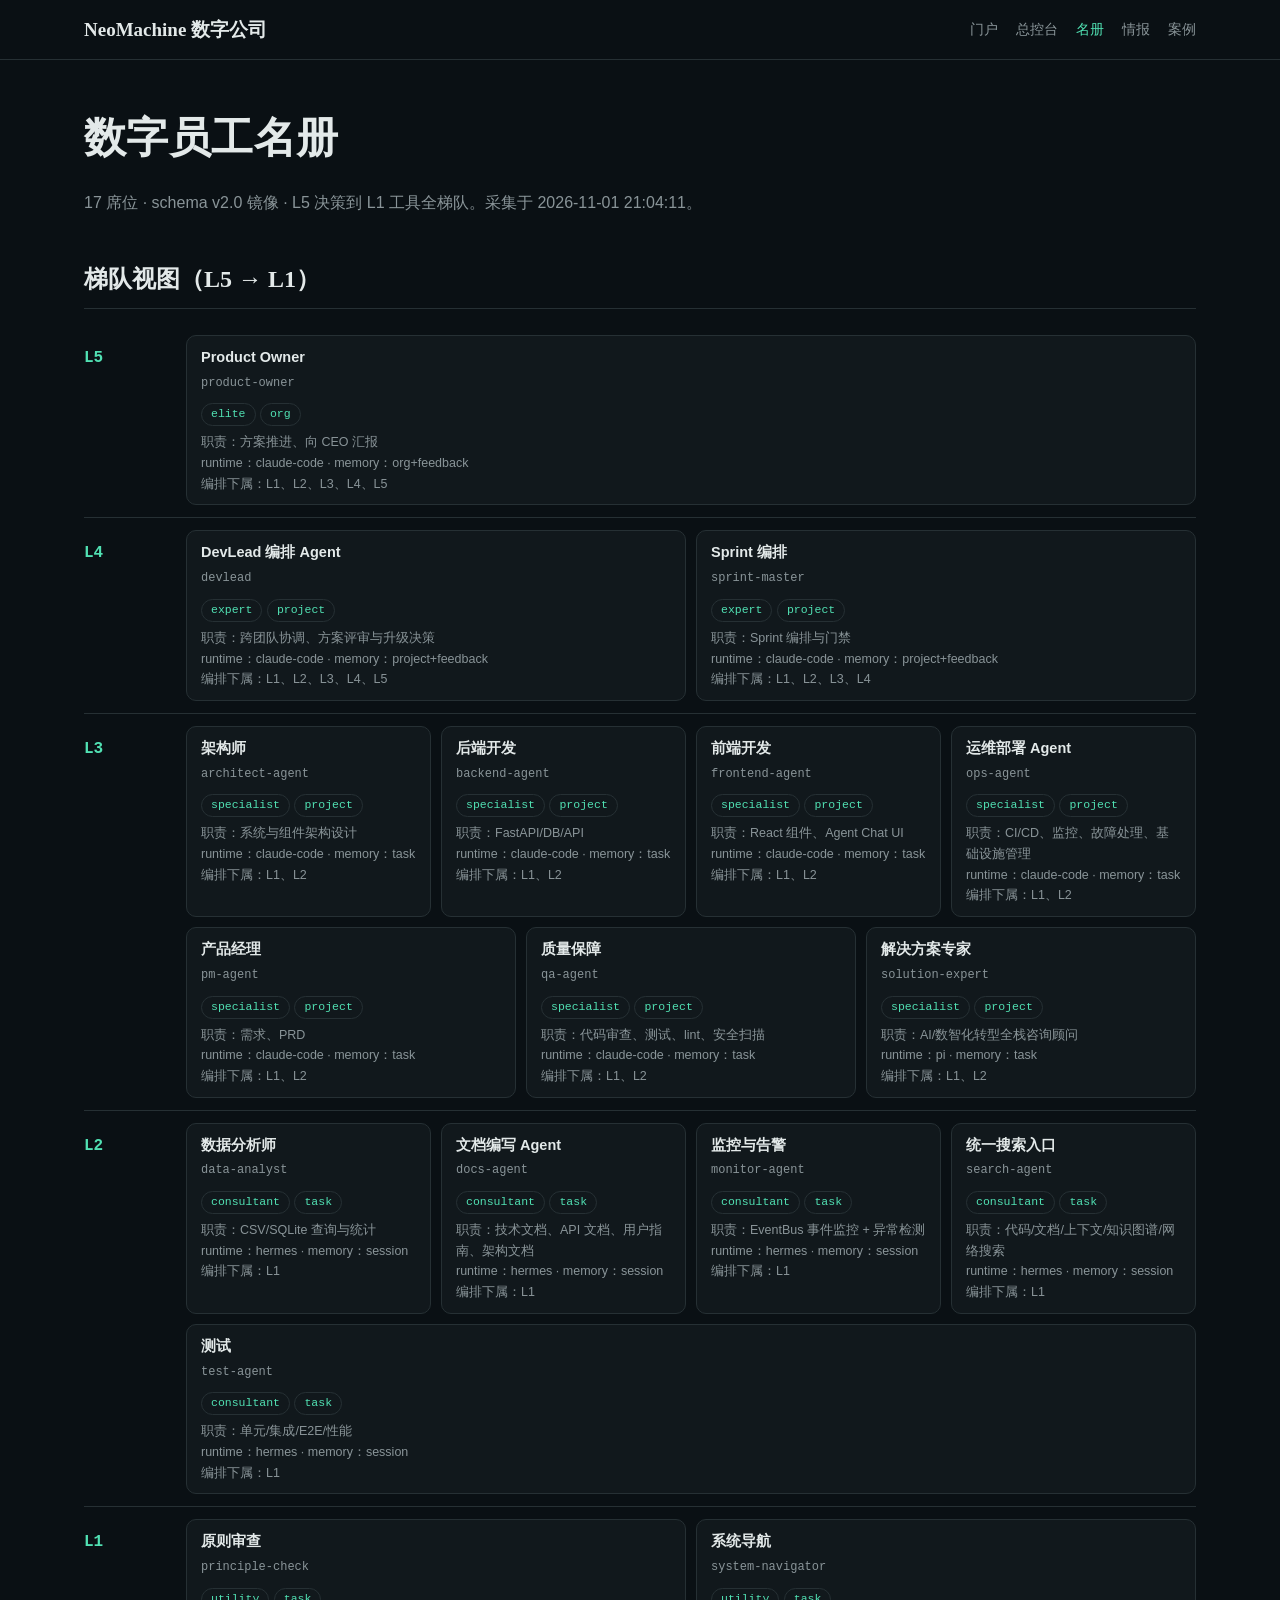
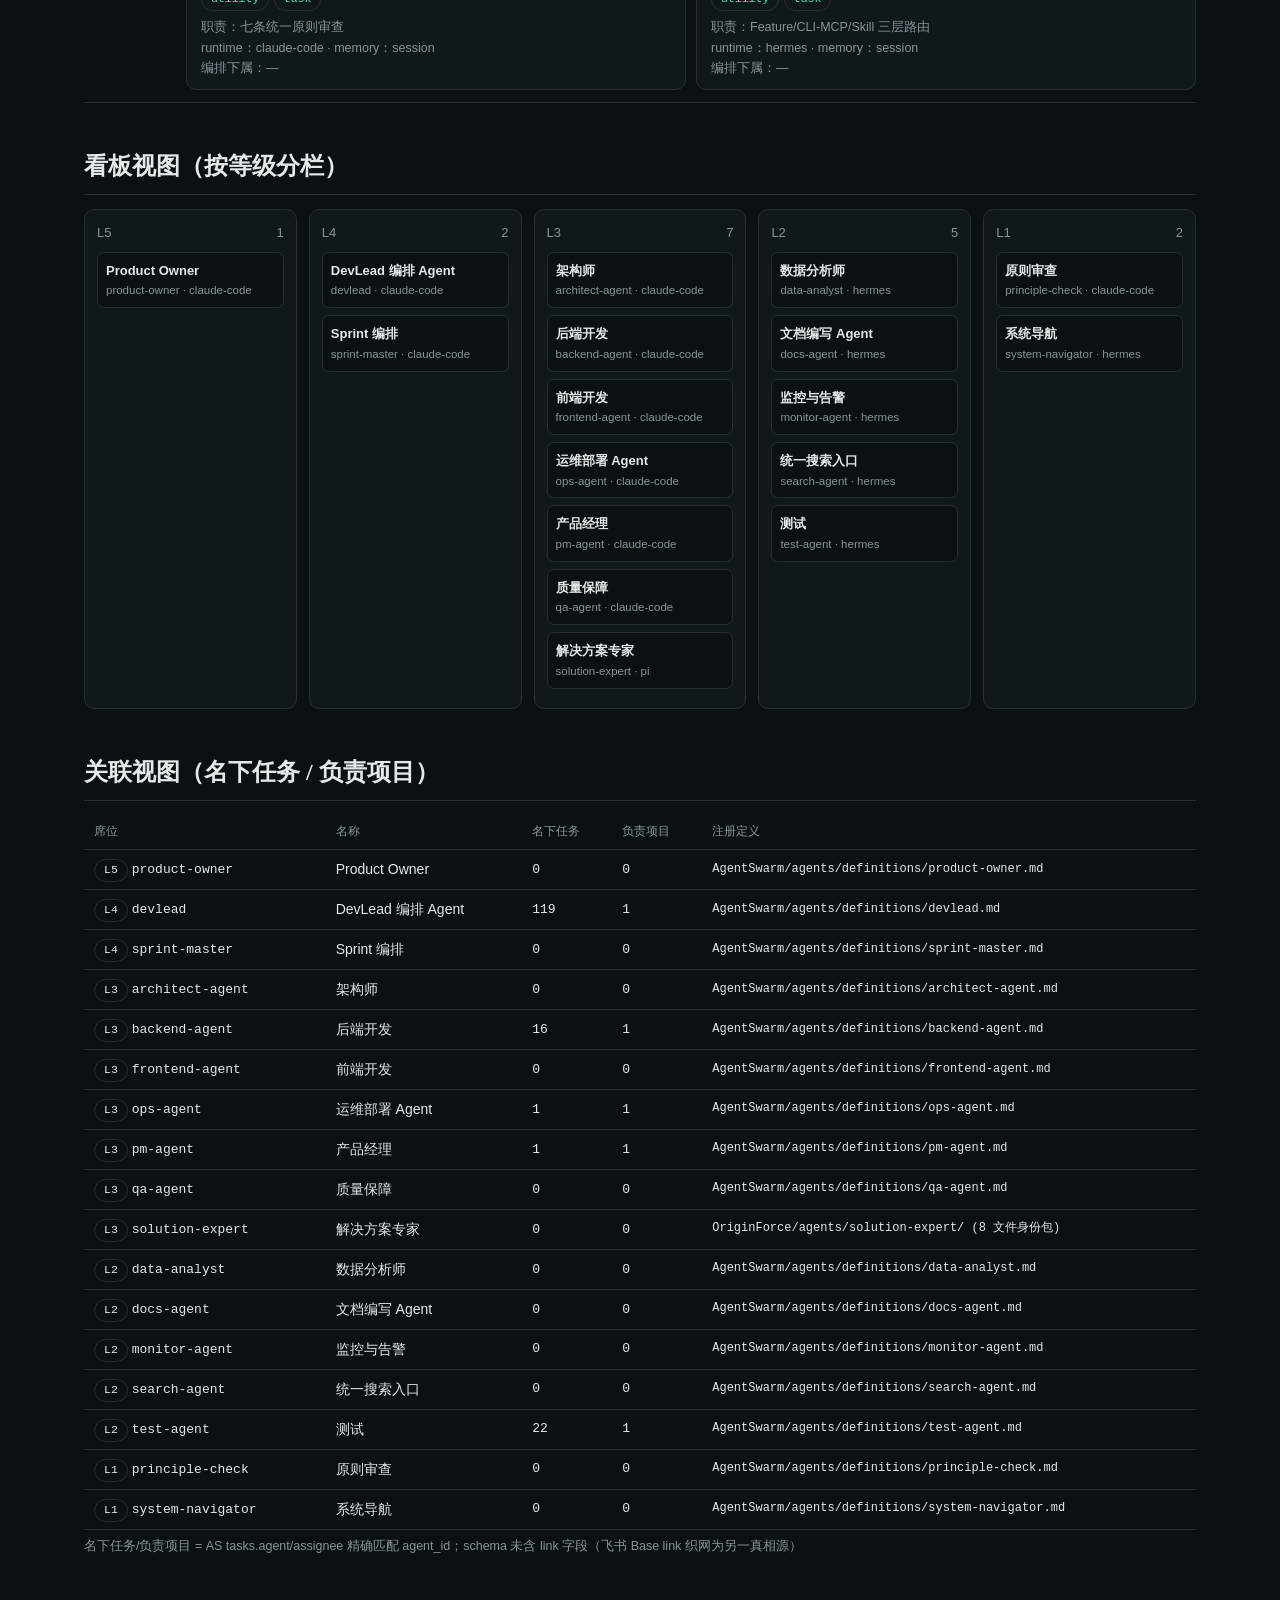
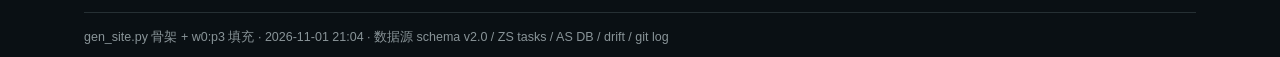
<file: site/team/index.html>
<!doctype html>
<html lang="zh-CN"><head><meta charset="utf-8">
<meta name="viewport" content="width=device-width,initial-scale=1">
<link rel="icon" href="/favicon.svg" type="image/svg+xml">
<title>数字员工名册 · NeoMachine 数字公司</title><style>:root{--bg:oklch(0.17 0.012 232);--surface:oklch(0.205 0.013 232);--fg:oklch(0.93 0.006 200);--muted:oklch(0.66 0.014 220);--accent:oklch(0.82 0.14 168);--border:oklch(0.30 0.015 225);--serif:Georgia,"Noto Serif SC",serif;--sans:-apple-system,"PingFang SC","Microsoft YaHei",sans-serif;--mono:"SF Mono",Menlo,Consolas,monospace;--maxw:1160px}
*{box-sizing:border-box}body{margin:0;background:var(--bg);color:var(--fg);font-family:var(--sans);line-height:1.65}
a{color:var(--accent);text-decoration:none}a:hover{text-decoration:underline}
.wrap{max-width:var(--maxw);margin:0 auto;padding:0 24px}
header{border-bottom:1px solid var(--border)}header .wrap{display:flex;justify-content:space-between;align-items:center;padding-top:14px;padding-bottom:14px}
.brand{font-family:var(--serif);font-size:19px;font-weight:700;color:var(--fg)}
nav a{margin-left:18px;color:var(--muted);font-size:14px}nav a.on,nav a:hover{color:var(--accent)}
h1{font-family:var(--serif);font-size:42px;margin:44px 0 10px;letter-spacing:.01em}
h2{font-family:var(--serif);font-size:24px;margin:44px 0 14px;padding-bottom:8px;border-bottom:1px solid var(--border)}
h3{font-family:var(--serif);font-size:17px;margin:26px 0 8px}
.lede{color:var(--muted);font-size:16px;max-width:720px}
.grid{display:grid;gap:14px}.g3{grid-template-columns:repeat(3,1fr)}.g2{grid-template-columns:repeat(2,1fr)}
@media(max-width:820px){.g3,.g2{grid-template-columns:1fr}}
.card{background:var(--surface);border:1px solid var(--border);border-radius:10px;padding:16px 18px}
.card h3{margin:0 0 6px;font-size:15px;font-family:var(--sans)}.card p{margin:0;color:var(--muted);font-size:13.5px}
.tag{display:inline-block;font-family:var(--mono);font-size:11.5px;color:var(--accent);border:1px solid var(--border);border-radius:99px;padding:1px 9px}
.tag.lv{color:var(--fg)}
table{width:100%;border-collapse:collapse;font-size:14px}th,td{text-align:left;padding:7px 10px;border-bottom:1px solid var(--border)}
th{color:var(--muted);font-weight:500;font-size:12px}.mono{font-family:var(--mono);font-size:13px}
.stats{display:flex;gap:14px;margin:26px 0 0;flex-wrap:wrap}
.stat{background:var(--surface);border:1px solid var(--border);border-radius:10px;padding:12px 20px;min-width:120px}
.stat b{font-family:var(--mono);font-size:26px;color:var(--accent);display:block}
.stat span{color:var(--muted);font-size:13px}
.stat.ok b{color:var(--accent)}.stat.warn b{color:oklch(0.78 0.14 75)}.stat.bad b{color:oklch(0.66 0.19 25)}
footer{margin:56px 0 30px;padding-top:14px;border-top:1px solid var(--border);color:var(--muted);font-size:12.5px}
.ev{display:flex;gap:10px;padding:6px 0;border-bottom:1px solid var(--border);font-size:13.5px}
.ev .src{font-family:var(--mono);font-size:11.5px;color:var(--accent);border:1px solid var(--border);border-radius:4px;padding:0 5px;white-space:nowrap}
.ev .sha{font-family:var(--mono);font-size:11.5px;color:var(--muted)}
.ev .txt{flex:1;min-width:0;overflow:hidden;text-overflow:ellipsis;white-space:nowrap}
.donut-wrap{display:flex;gap:30px;align-items:center;flex-wrap:wrap}
.legend{font-size:13.5px}.legend div{display:flex;align-items:center;gap:8px;padding:3px 0}
.dot{width:10px;height:10px;border-radius:3px;display:inline-block}
.levels-row{display:grid;grid-template-columns:90px 1fr;gap:12px;padding:12px 0;border-bottom:1px solid var(--border);align-items:start}
.levels-row>.lv{font-family:var(--mono);font-weight:700;color:var(--accent);font-size:16px;padding-top:10px}
.cards-flow{display:flex;flex-wrap:wrap;gap:10px}
.mini{background:var(--surface);border:1px solid var(--border);border-radius:10px;padding:10px 14px;min-width:230px;flex:1}
.mini h4{margin:0 0 4px;font-size:14.5px}
.mini .meta{color:var(--muted);font-size:12.5px}
.kb{display:grid;grid-template-columns:repeat(5,1fr);gap:12px}
@media(max-width:820px){.kb{grid-template-columns:1fr}}
.kb-col{background:var(--surface);border:1px solid var(--border);border-radius:10px;padding:12px}
.kb-col h4{margin:0 0 8px;font-size:13px;color:var(--muted);font-weight:500;display:flex;justify-content:space-between}
.kb-item{display:block;font-size:13px;padding:7px 8px;border:1px solid var(--border);border-radius:7px;margin-bottom:7px;background:var(--bg)}
.kb-item .sub{display:block;color:var(--muted);font-size:11.5px}
.case{background:var(--surface);border:1px solid var(--border);border-radius:10px;padding:22px 26px;margin-top:18px}
.case h2{margin-top:0;border:none;padding:0}
.case .meta{font-family:var(--mono);font-size:12px;color:var(--muted);margin-bottom:12px}
.case h3{font-size:15px;margin:18px 0 6px}
.case p,.case li{font-size:14px;color:var(--fg)}
.case p{margin:8px 0}
.case ol,.case ul{margin:6px 0;padding-left:22px}
.callout{border-left:3px solid var(--accent);background:var(--bg);padding:8px 14px;margin:12px 0;font-size:13.5px;color:var(--muted);border-radius:0 6px 6px 0}
.ext::after{content:"↗";font-size:10px;margin-left:3px;color:var(--muted)}
.filter-note{color:var(--muted);font-size:12.5px;margin-top:6px}
</style></head>
<body><header><div class="wrap"><a class="brand" href="/">NeoMachine 数字公司</a><nav><a href="/index.html">门户</a><a href="/dashboard.html">总控台</a><a href="/team/index.html" class=on>名册</a><a href="/intel/index.html">情报</a><a href="/cases/index.html">案例</a></nav></div></header>
<main class="wrap"><h1>数字员工名册</h1>
<p class="lede">17 席位 · schema v2.0 镜像 · L5 决策到 L1 工具全梯队。采集于 2026-11-01 21:04:11。</p>
<h2>梯队视图（L5 → L1）</h2>
<div class="levels-row"><div class="lv">L5</div><div class="cards-flow"><div class="mini"><h4>Product Owner</h4><div class="mono" style="font-size:12px;color:var(--muted)">product-owner</div><div style="margin:6px 0"><span class="tag">elite</span> <span class="tag">org</span></div><div class="meta">职责：方案推进、向 CEO 汇报</div><div class="meta">runtime：claude-code · memory：org+feedback</div><div class="meta">编排下属：L1、L2、L3、L4、L5</div></div></div></div><div class="levels-row"><div class="lv">L4</div><div class="cards-flow"><div class="mini"><h4>DevLead 编排 Agent</h4><div class="mono" style="font-size:12px;color:var(--muted)">devlead</div><div style="margin:6px 0"><span class="tag">expert</span> <span class="tag">project</span></div><div class="meta">职责：跨团队协调、方案评审与升级决策</div><div class="meta">runtime：claude-code · memory：project+feedback</div><div class="meta">编排下属：L1、L2、L3、L4、L5</div></div><div class="mini"><h4>Sprint 编排</h4><div class="mono" style="font-size:12px;color:var(--muted)">sprint-master</div><div style="margin:6px 0"><span class="tag">expert</span> <span class="tag">project</span></div><div class="meta">职责：Sprint 编排与门禁</div><div class="meta">runtime：claude-code · memory：project+feedback</div><div class="meta">编排下属：L1、L2、L3、L4</div></div></div></div><div class="levels-row"><div class="lv">L3</div><div class="cards-flow"><div class="mini"><h4>架构师</h4><div class="mono" style="font-size:12px;color:var(--muted)">architect-agent</div><div style="margin:6px 0"><span class="tag">specialist</span> <span class="tag">project</span></div><div class="meta">职责：系统与组件架构设计</div><div class="meta">runtime：claude-code · memory：task</div><div class="meta">编排下属：L1、L2</div></div><div class="mini"><h4>后端开发</h4><div class="mono" style="font-size:12px;color:var(--muted)">backend-agent</div><div style="margin:6px 0"><span class="tag">specialist</span> <span class="tag">project</span></div><div class="meta">职责：FastAPI/DB/API</div><div class="meta">runtime：claude-code · memory：task</div><div class="meta">编排下属：L1、L2</div></div><div class="mini"><h4>前端开发</h4><div class="mono" style="font-size:12px;color:var(--muted)">frontend-agent</div><div style="margin:6px 0"><span class="tag">specialist</span> <span class="tag">project</span></div><div class="meta">职责：React 组件、Agent Chat UI</div><div class="meta">runtime：claude-code · memory：task</div><div class="meta">编排下属：L1、L2</div></div><div class="mini"><h4>运维部署 Agent</h4><div class="mono" style="font-size:12px;color:var(--muted)">ops-agent</div><div style="margin:6px 0"><span class="tag">specialist</span> <span class="tag">project</span></div><div class="meta">职责：CI/CD、监控、故障处理、基础设施管理</div><div class="meta">runtime：claude-code · memory：task</div><div class="meta">编排下属：L1、L2</div></div><div class="mini"><h4>产品经理</h4><div class="mono" style="font-size:12px;color:var(--muted)">pm-agent</div><div style="margin:6px 0"><span class="tag">specialist</span> <span class="tag">project</span></div><div class="meta">职责：需求、PRD</div><div class="meta">runtime：claude-code · memory：task</div><div class="meta">编排下属：L1、L2</div></div><div class="mini"><h4>质量保障</h4><div class="mono" style="font-size:12px;color:var(--muted)">qa-agent</div><div style="margin:6px 0"><span class="tag">specialist</span> <span class="tag">project</span></div><div class="meta">职责：代码审查、测试、lint、安全扫描</div><div class="meta">runtime：claude-code · memory：task</div><div class="meta">编排下属：L1、L2</div></div><div class="mini"><h4>解决方案专家</h4><div class="mono" style="font-size:12px;color:var(--muted)">solution-expert</div><div style="margin:6px 0"><span class="tag">specialist</span> <span class="tag">project</span></div><div class="meta">职责：AI/数智化转型全栈咨询顾问</div><div class="meta">runtime：pi · memory：task</div><div class="meta">编排下属：L1、L2</div></div></div></div><div class="levels-row"><div class="lv">L2</div><div class="cards-flow"><div class="mini"><h4>数据分析师</h4><div class="mono" style="font-size:12px;color:var(--muted)">data-analyst</div><div style="margin:6px 0"><span class="tag">consultant</span> <span class="tag">task</span></div><div class="meta">职责：CSV/SQLite 查询与统计</div><div class="meta">runtime：hermes · memory：session</div><div class="meta">编排下属：L1</div></div><div class="mini"><h4>文档编写 Agent</h4><div class="mono" style="font-size:12px;color:var(--muted)">docs-agent</div><div style="margin:6px 0"><span class="tag">consultant</span> <span class="tag">task</span></div><div class="meta">职责：技术文档、API 文档、用户指南、架构文档</div><div class="meta">runtime：hermes · memory：session</div><div class="meta">编排下属：L1</div></div><div class="mini"><h4>监控与告警</h4><div class="mono" style="font-size:12px;color:var(--muted)">monitor-agent</div><div style="margin:6px 0"><span class="tag">consultant</span> <span class="tag">task</span></div><div class="meta">职责：EventBus 事件监控 + 异常检测</div><div class="meta">runtime：hermes · memory：session</div><div class="meta">编排下属：L1</div></div><div class="mini"><h4>统一搜索入口</h4><div class="mono" style="font-size:12px;color:var(--muted)">search-agent</div><div style="margin:6px 0"><span class="tag">consultant</span> <span class="tag">task</span></div><div class="meta">职责：代码/文档/上下文/知识图谱/网络搜索</div><div class="meta">runtime：hermes · memory：session</div><div class="meta">编排下属：L1</div></div><div class="mini"><h4>测试</h4><div class="mono" style="font-size:12px;color:var(--muted)">test-agent</div><div style="margin:6px 0"><span class="tag">consultant</span> <span class="tag">task</span></div><div class="meta">职责：单元/集成/E2E/性能</div><div class="meta">runtime：hermes · memory：session</div><div class="meta">编排下属：L1</div></div></div></div><div class="levels-row"><div class="lv">L1</div><div class="cards-flow"><div class="mini"><h4>原则审查</h4><div class="mono" style="font-size:12px;color:var(--muted)">principle-check</div><div style="margin:6px 0"><span class="tag">utility</span> <span class="tag">task</span></div><div class="meta">职责：七条统一原则审查</div><div class="meta">runtime：claude-code · memory：session</div><div class="meta">编排下属：—</div></div><div class="mini"><h4>系统导航</h4><div class="mono" style="font-size:12px;color:var(--muted)">system-navigator</div><div style="margin:6px 0"><span class="tag">utility</span> <span class="tag">task</span></div><div class="meta">职责：Feature/CLI-MCP/Skill 三层路由</div><div class="meta">runtime：hermes · memory：session</div><div class="meta">编排下属：—</div></div></div></div>
<h2>看板视图（按等级分栏）</h2>
<div class="kb"><div class="kb-col"><h4><span>L5</span><span>1</span></h4><div class="kb-item"><b>Product Owner</b><span class="sub">product-owner · claude-code</span></div></div><div class="kb-col"><h4><span>L4</span><span>2</span></h4><div class="kb-item"><b>DevLead 编排 Agent</b><span class="sub">devlead · claude-code</span></div><div class="kb-item"><b>Sprint 编排</b><span class="sub">sprint-master · claude-code</span></div></div><div class="kb-col"><h4><span>L3</span><span>7</span></h4><div class="kb-item"><b>架构师</b><span class="sub">architect-agent · claude-code</span></div><div class="kb-item"><b>后端开发</b><span class="sub">backend-agent · claude-code</span></div><div class="kb-item"><b>前端开发</b><span class="sub">frontend-agent · claude-code</span></div><div class="kb-item"><b>运维部署 Agent</b><span class="sub">ops-agent · claude-code</span></div><div class="kb-item"><b>产品经理</b><span class="sub">pm-agent · claude-code</span></div><div class="kb-item"><b>质量保障</b><span class="sub">qa-agent · claude-code</span></div><div class="kb-item"><b>解决方案专家</b><span class="sub">solution-expert · pi</span></div></div><div class="kb-col"><h4><span>L2</span><span>5</span></h4><div class="kb-item"><b>数据分析师</b><span class="sub">data-analyst · hermes</span></div><div class="kb-item"><b>文档编写 Agent</b><span class="sub">docs-agent · hermes</span></div><div class="kb-item"><b>监控与告警</b><span class="sub">monitor-agent · hermes</span></div><div class="kb-item"><b>统一搜索入口</b><span class="sub">search-agent · hermes</span></div><div class="kb-item"><b>测试</b><span class="sub">test-agent · hermes</span></div></div><div class="kb-col"><h4><span>L1</span><span>2</span></h4><div class="kb-item"><b>原则审查</b><span class="sub">principle-check · claude-code</span></div><div class="kb-item"><b>系统导航</b><span class="sub">system-navigator · hermes</span></div></div></div>
<h2>关联视图（名下任务 / 负责项目）</h2>
<table><thead><tr><th>席位</th><th>名称</th><th>名下任务</th><th>负责项目</th><th>注册定义</th></tr></thead><tbody><tr><td><span class="tag lv">L5</span> <span class="mono">product-owner</span></td><td>Product Owner</td><td class="mono">0</td><td class="mono">0</td><td class="mono" style="font-size:12px">AgentSwarm/agents/definitions/product-owner.md</td></tr><tr><td><span class="tag lv">L4</span> <span class="mono">devlead</span></td><td>DevLead 编排 Agent</td><td class="mono">119</td><td class="mono">1</td><td class="mono" style="font-size:12px">AgentSwarm/agents/definitions/devlead.md</td></tr><tr><td><span class="tag lv">L4</span> <span class="mono">sprint-master</span></td><td>Sprint 编排</td><td class="mono">0</td><td class="mono">0</td><td class="mono" style="font-size:12px">AgentSwarm/agents/definitions/sprint-master.md</td></tr><tr><td><span class="tag lv">L3</span> <span class="mono">architect-agent</span></td><td>架构师</td><td class="mono">0</td><td class="mono">0</td><td class="mono" style="font-size:12px">AgentSwarm/agents/definitions/architect-agent.md</td></tr><tr><td><span class="tag lv">L3</span> <span class="mono">backend-agent</span></td><td>后端开发</td><td class="mono">16</td><td class="mono">1</td><td class="mono" style="font-size:12px">AgentSwarm/agents/definitions/backend-agent.md</td></tr><tr><td><span class="tag lv">L3</span> <span class="mono">frontend-agent</span></td><td>前端开发</td><td class="mono">0</td><td class="mono">0</td><td class="mono" style="font-size:12px">AgentSwarm/agents/definitions/frontend-agent.md</td></tr><tr><td><span class="tag lv">L3</span> <span class="mono">ops-agent</span></td><td>运维部署 Agent</td><td class="mono">1</td><td class="mono">1</td><td class="mono" style="font-size:12px">AgentSwarm/agents/definitions/ops-agent.md</td></tr><tr><td><span class="tag lv">L3</span> <span class="mono">pm-agent</span></td><td>产品经理</td><td class="mono">1</td><td class="mono">1</td><td class="mono" style="font-size:12px">AgentSwarm/agents/definitions/pm-agent.md</td></tr><tr><td><span class="tag lv">L3</span> <span class="mono">qa-agent</span></td><td>质量保障</td><td class="mono">0</td><td class="mono">0</td><td class="mono" style="font-size:12px">AgentSwarm/agents/definitions/qa-agent.md</td></tr><tr><td><span class="tag lv">L3</span> <span class="mono">solution-expert</span></td><td>解决方案专家</td><td class="mono">0</td><td class="mono">0</td><td class="mono" style="font-size:12px">OriginForce/agents/solution-expert/ (8 文件身份包)</td></tr><tr><td><span class="tag lv">L2</span> <span class="mono">data-analyst</span></td><td>数据分析师</td><td class="mono">0</td><td class="mono">0</td><td class="mono" style="font-size:12px">AgentSwarm/agents/definitions/data-analyst.md</td></tr><tr><td><span class="tag lv">L2</span> <span class="mono">docs-agent</span></td><td>文档编写 Agent</td><td class="mono">0</td><td class="mono">0</td><td class="mono" style="font-size:12px">AgentSwarm/agents/definitions/docs-agent.md</td></tr><tr><td><span class="tag lv">L2</span> <span class="mono">monitor-agent</span></td><td>监控与告警</td><td class="mono">0</td><td class="mono">0</td><td class="mono" style="font-size:12px">AgentSwarm/agents/definitions/monitor-agent.md</td></tr><tr><td><span class="tag lv">L2</span> <span class="mono">search-agent</span></td><td>统一搜索入口</td><td class="mono">0</td><td class="mono">0</td><td class="mono" style="font-size:12px">AgentSwarm/agents/definitions/search-agent.md</td></tr><tr><td><span class="tag lv">L2</span> <span class="mono">test-agent</span></td><td>测试</td><td class="mono">22</td><td class="mono">1</td><td class="mono" style="font-size:12px">AgentSwarm/agents/definitions/test-agent.md</td></tr><tr><td><span class="tag lv">L1</span> <span class="mono">principle-check</span></td><td>原则审查</td><td class="mono">0</td><td class="mono">0</td><td class="mono" style="font-size:12px">AgentSwarm/agents/definitions/principle-check.md</td></tr><tr><td><span class="tag lv">L1</span> <span class="mono">system-navigator</span></td><td>系统导航</td><td class="mono">0</td><td class="mono">0</td><td class="mono" style="font-size:12px">AgentSwarm/agents/definitions/system-navigator.md</td></tr></tbody></table><p class="filter-note">名下任务/负责项目 = AS tasks.agent/assignee 精确匹配 agent_id；schema 未含 link 字段（飞书 Base link 织网为另一真相源）</p>
<footer>gen_site.py 骨架 + w0:p3 填充 · 2026-11-01 21:04 · 数据源 schema v2.0 / ZS tasks / AS DB / drift / git log</footer>
</main></body></html>
</file>
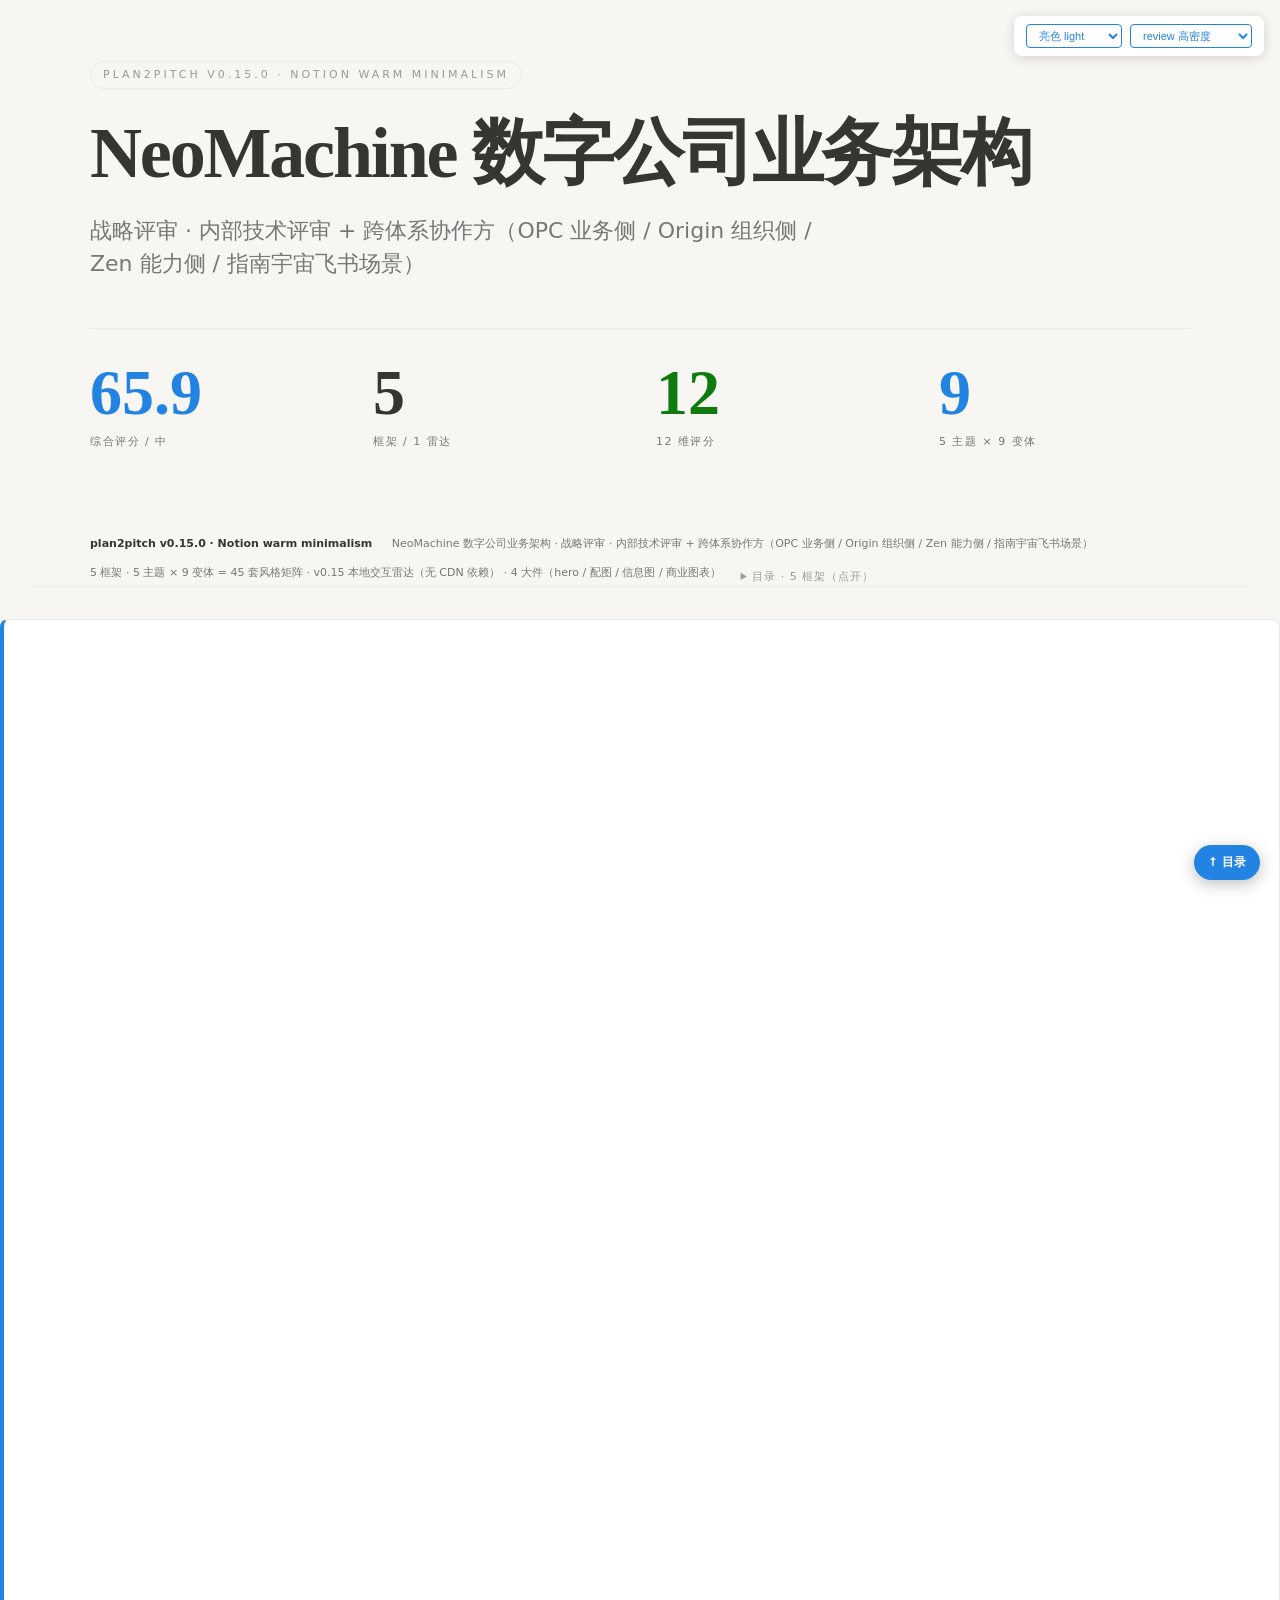
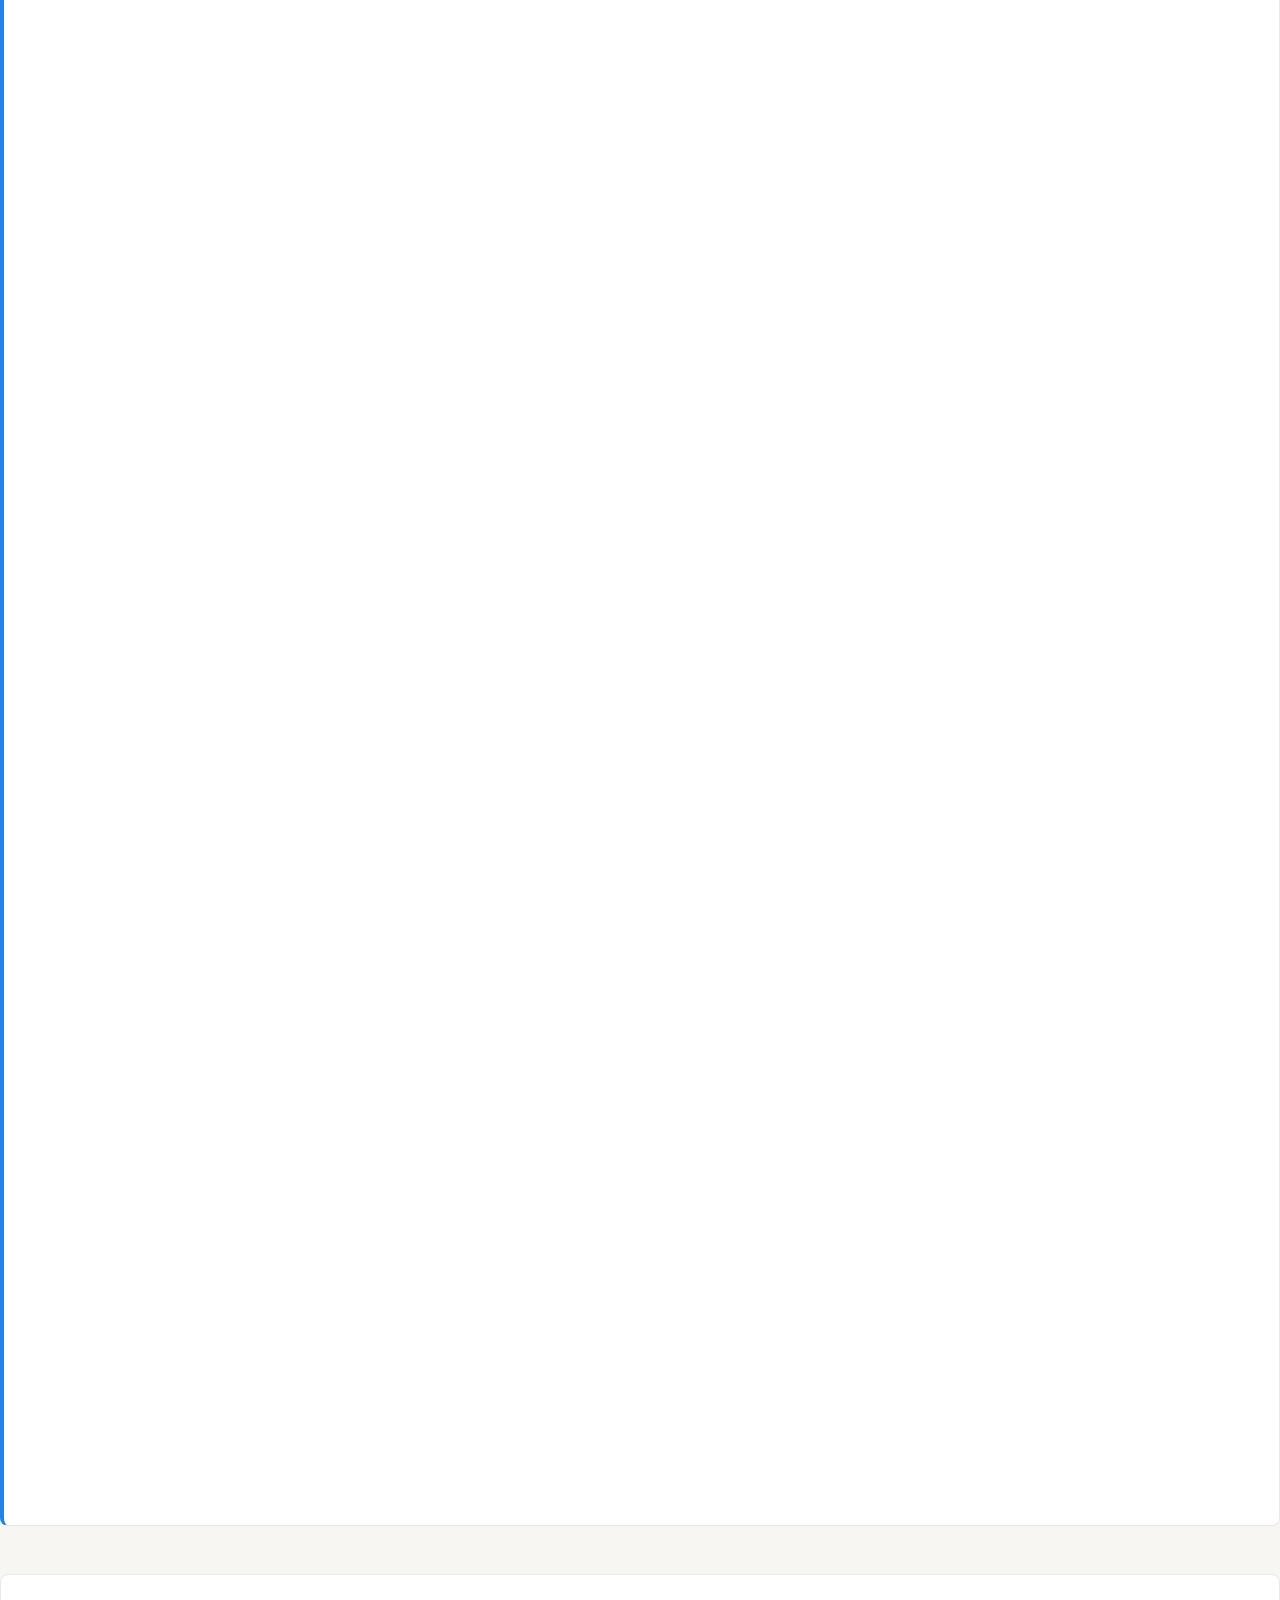
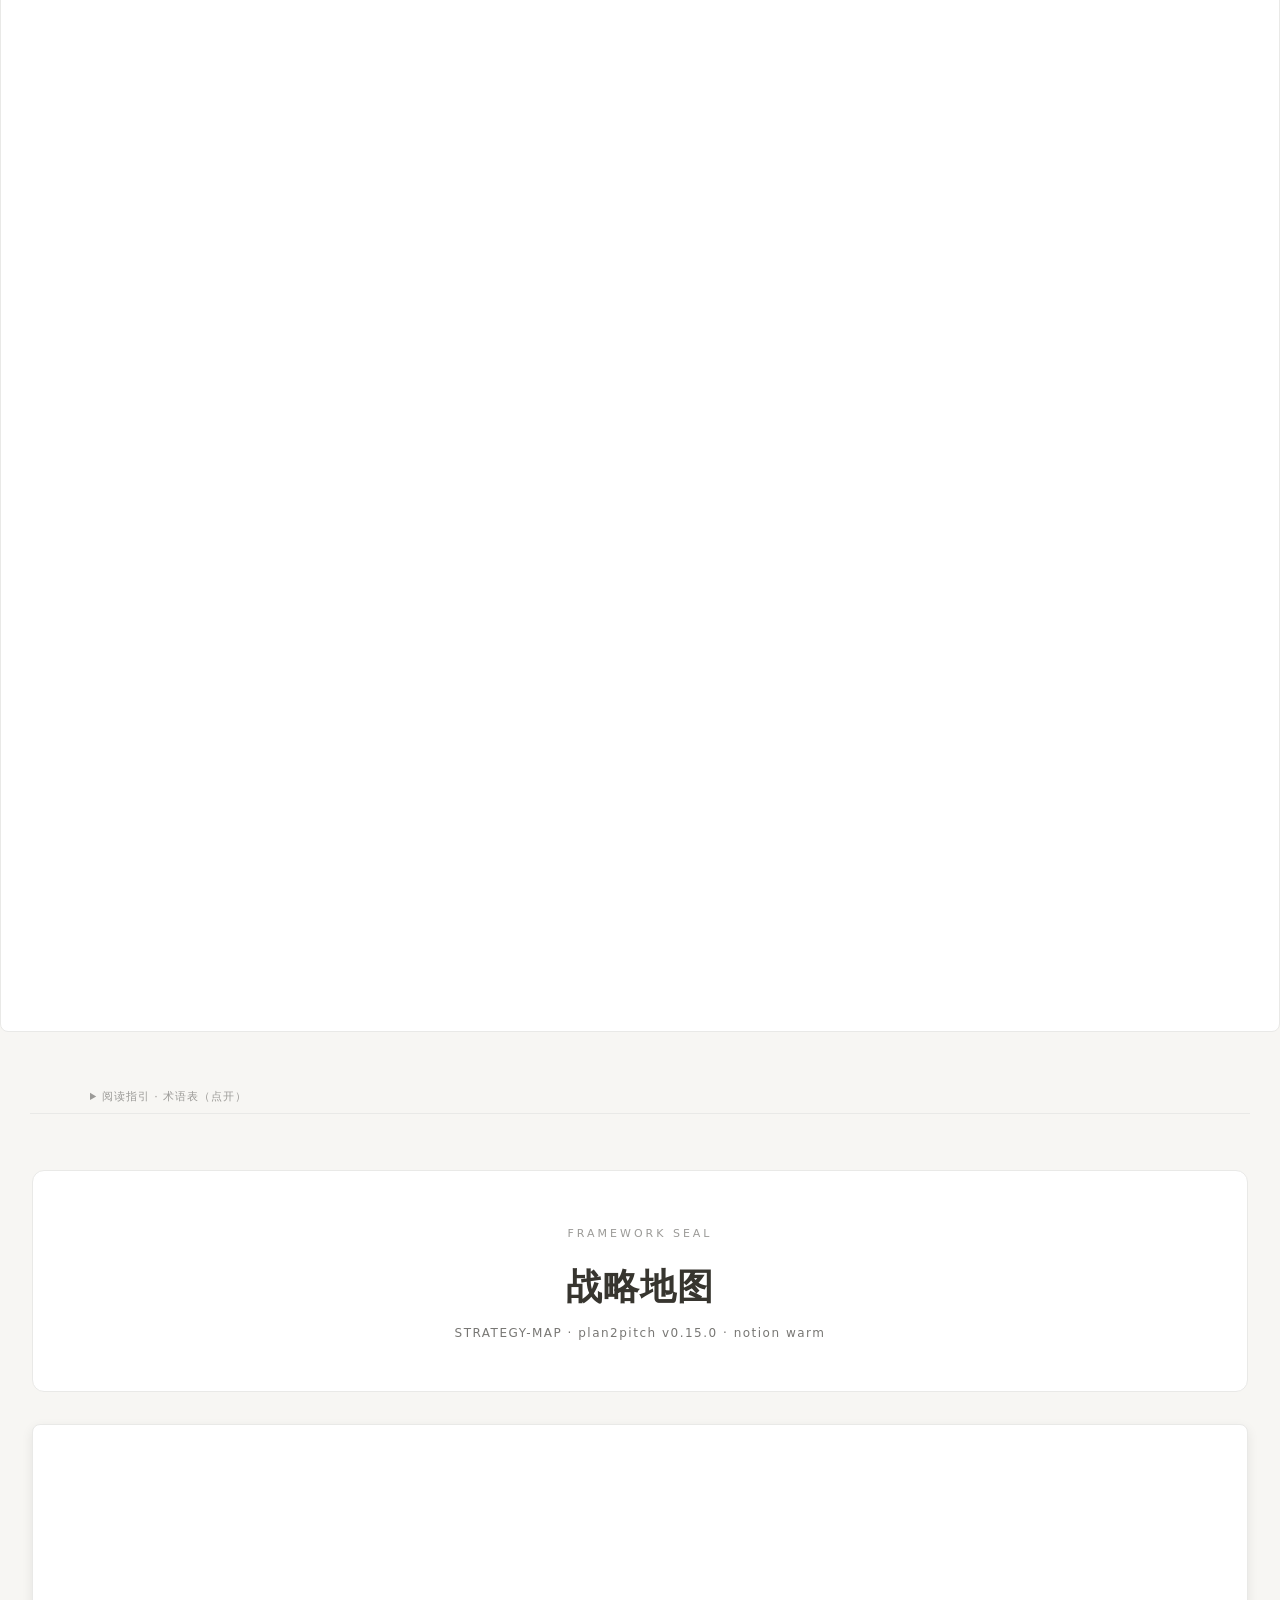
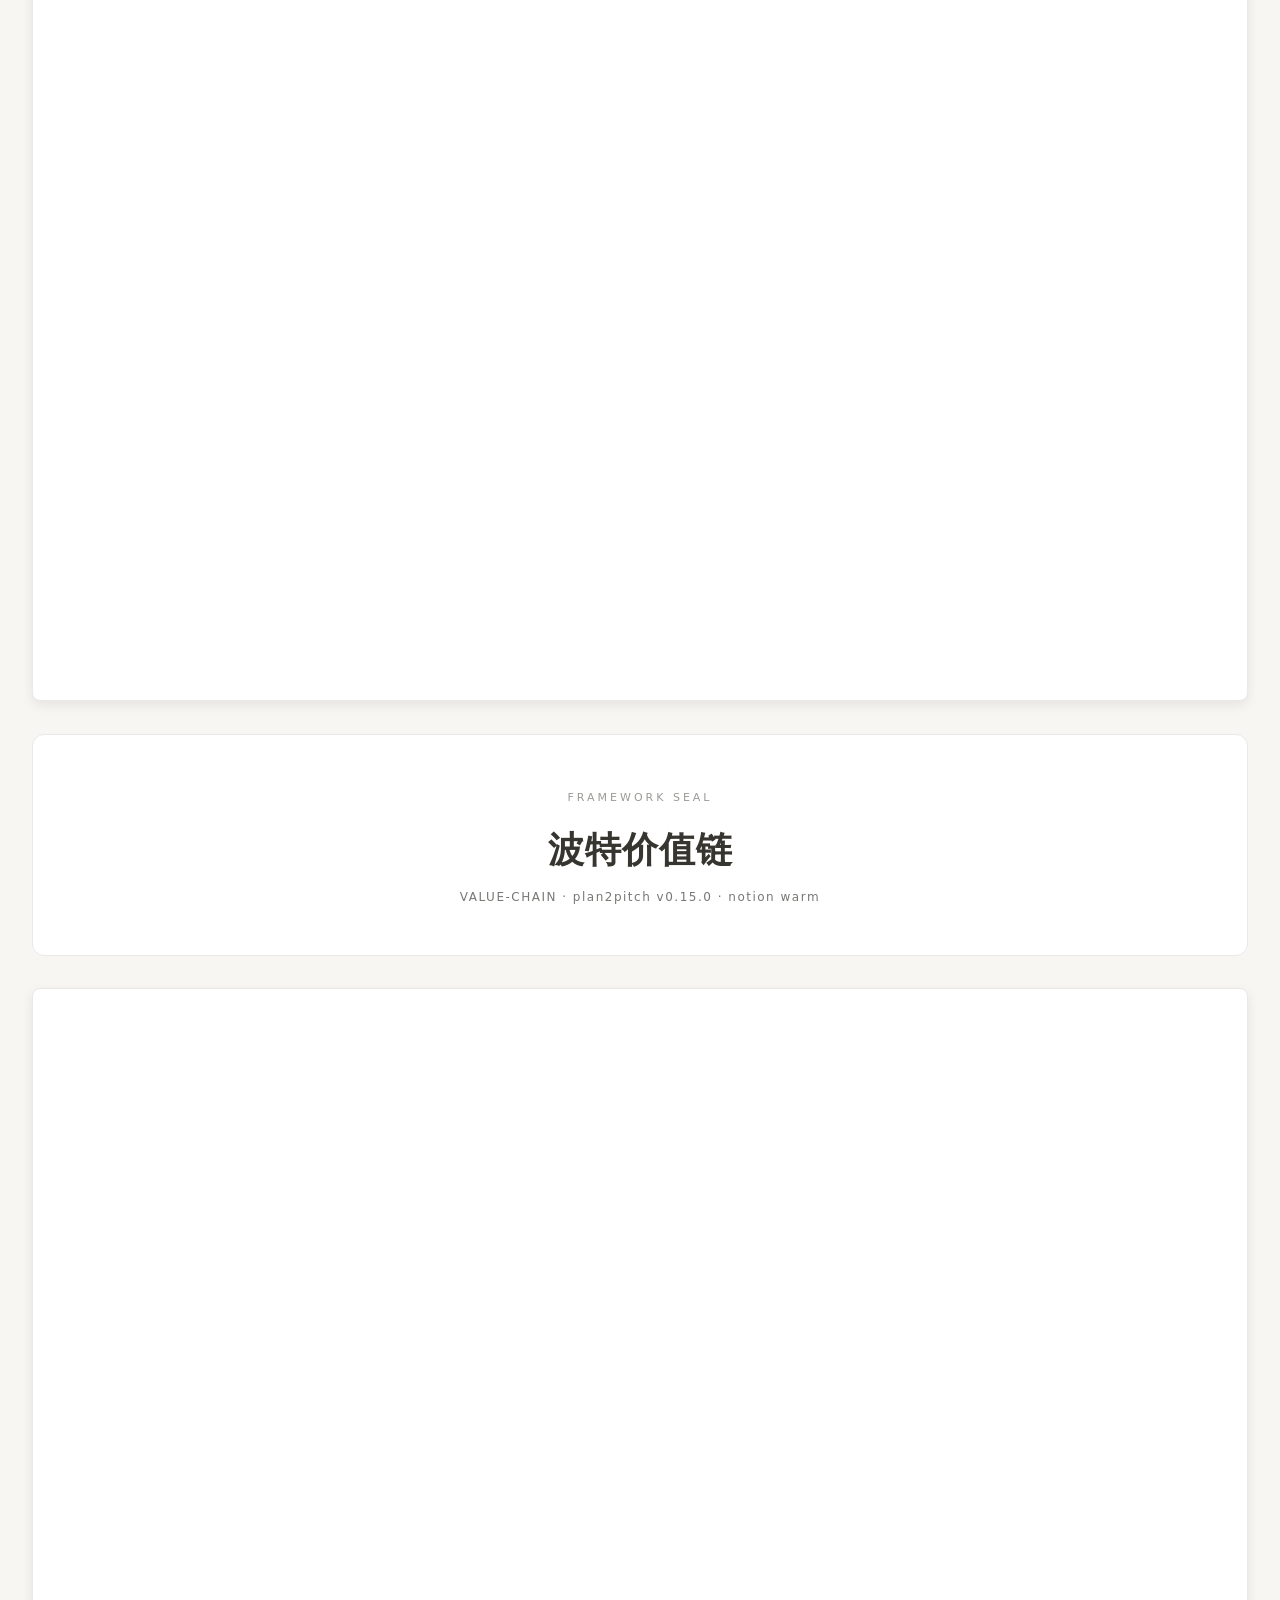
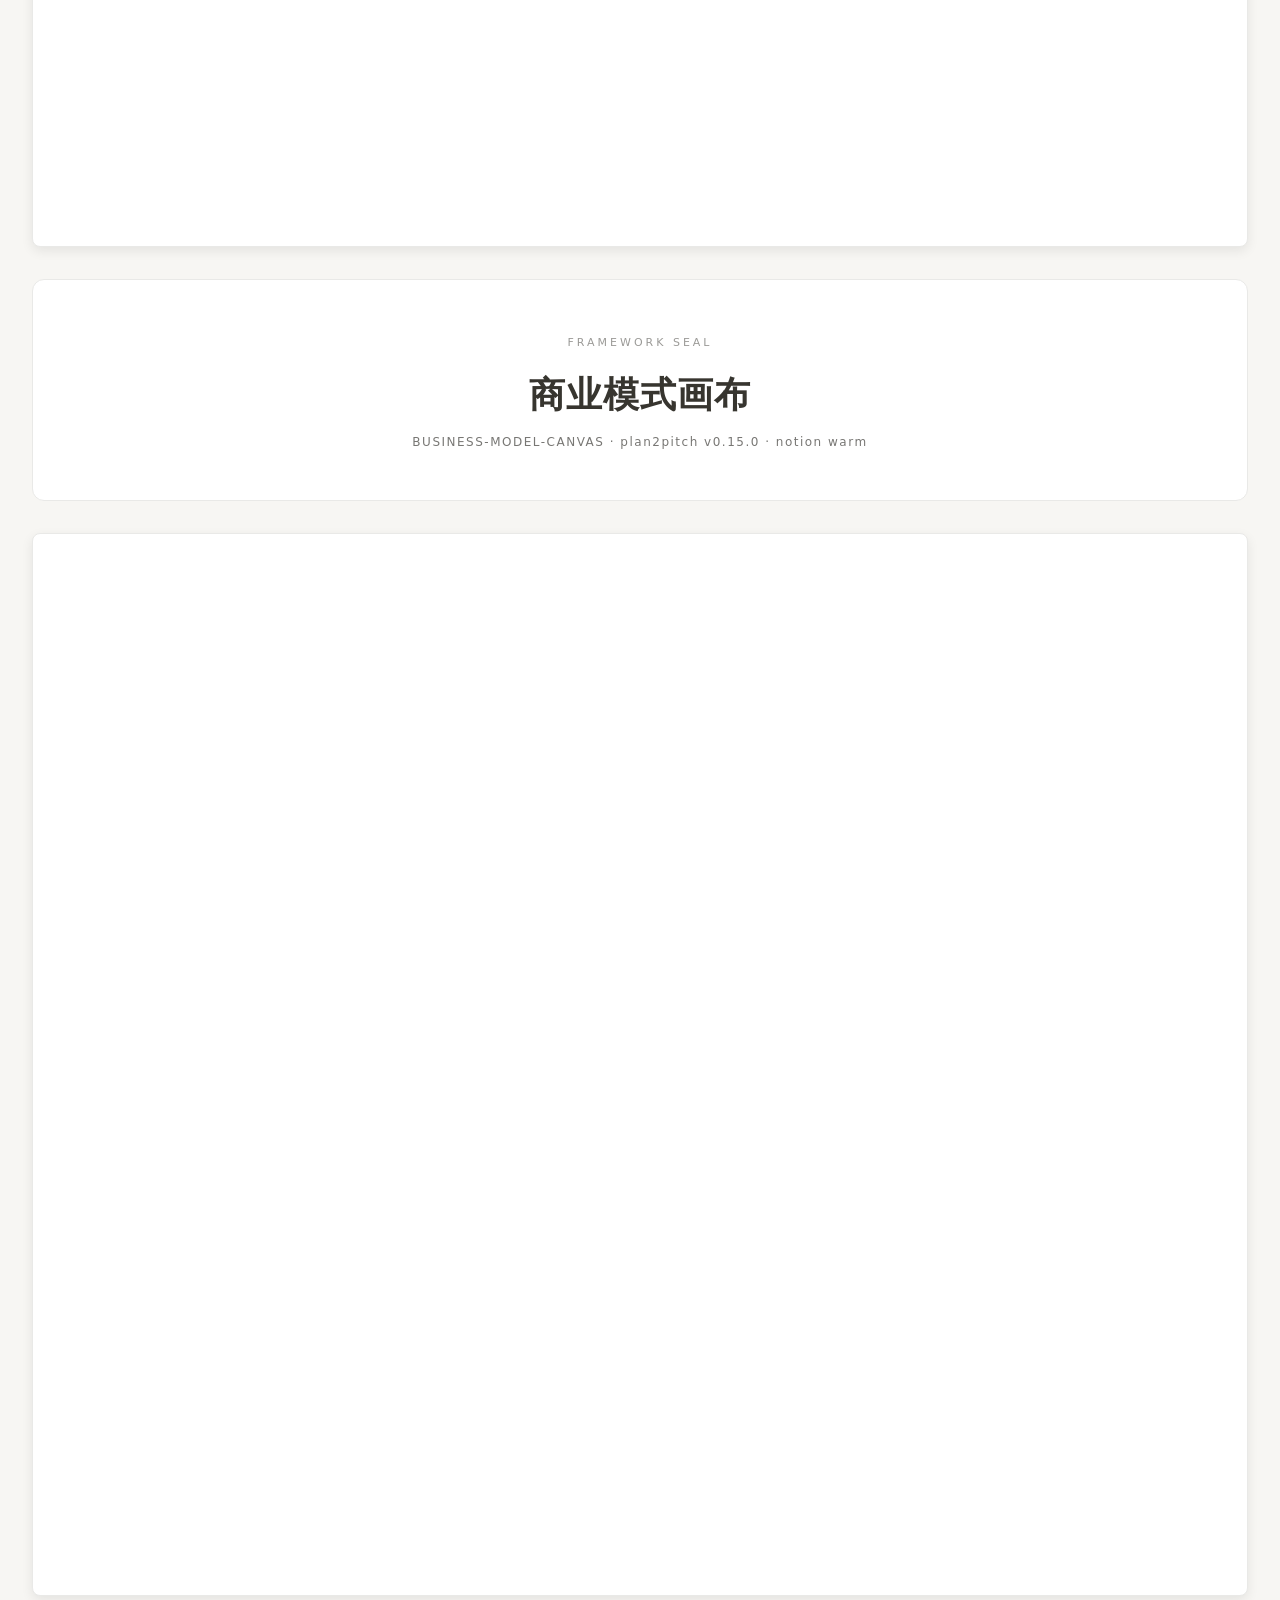
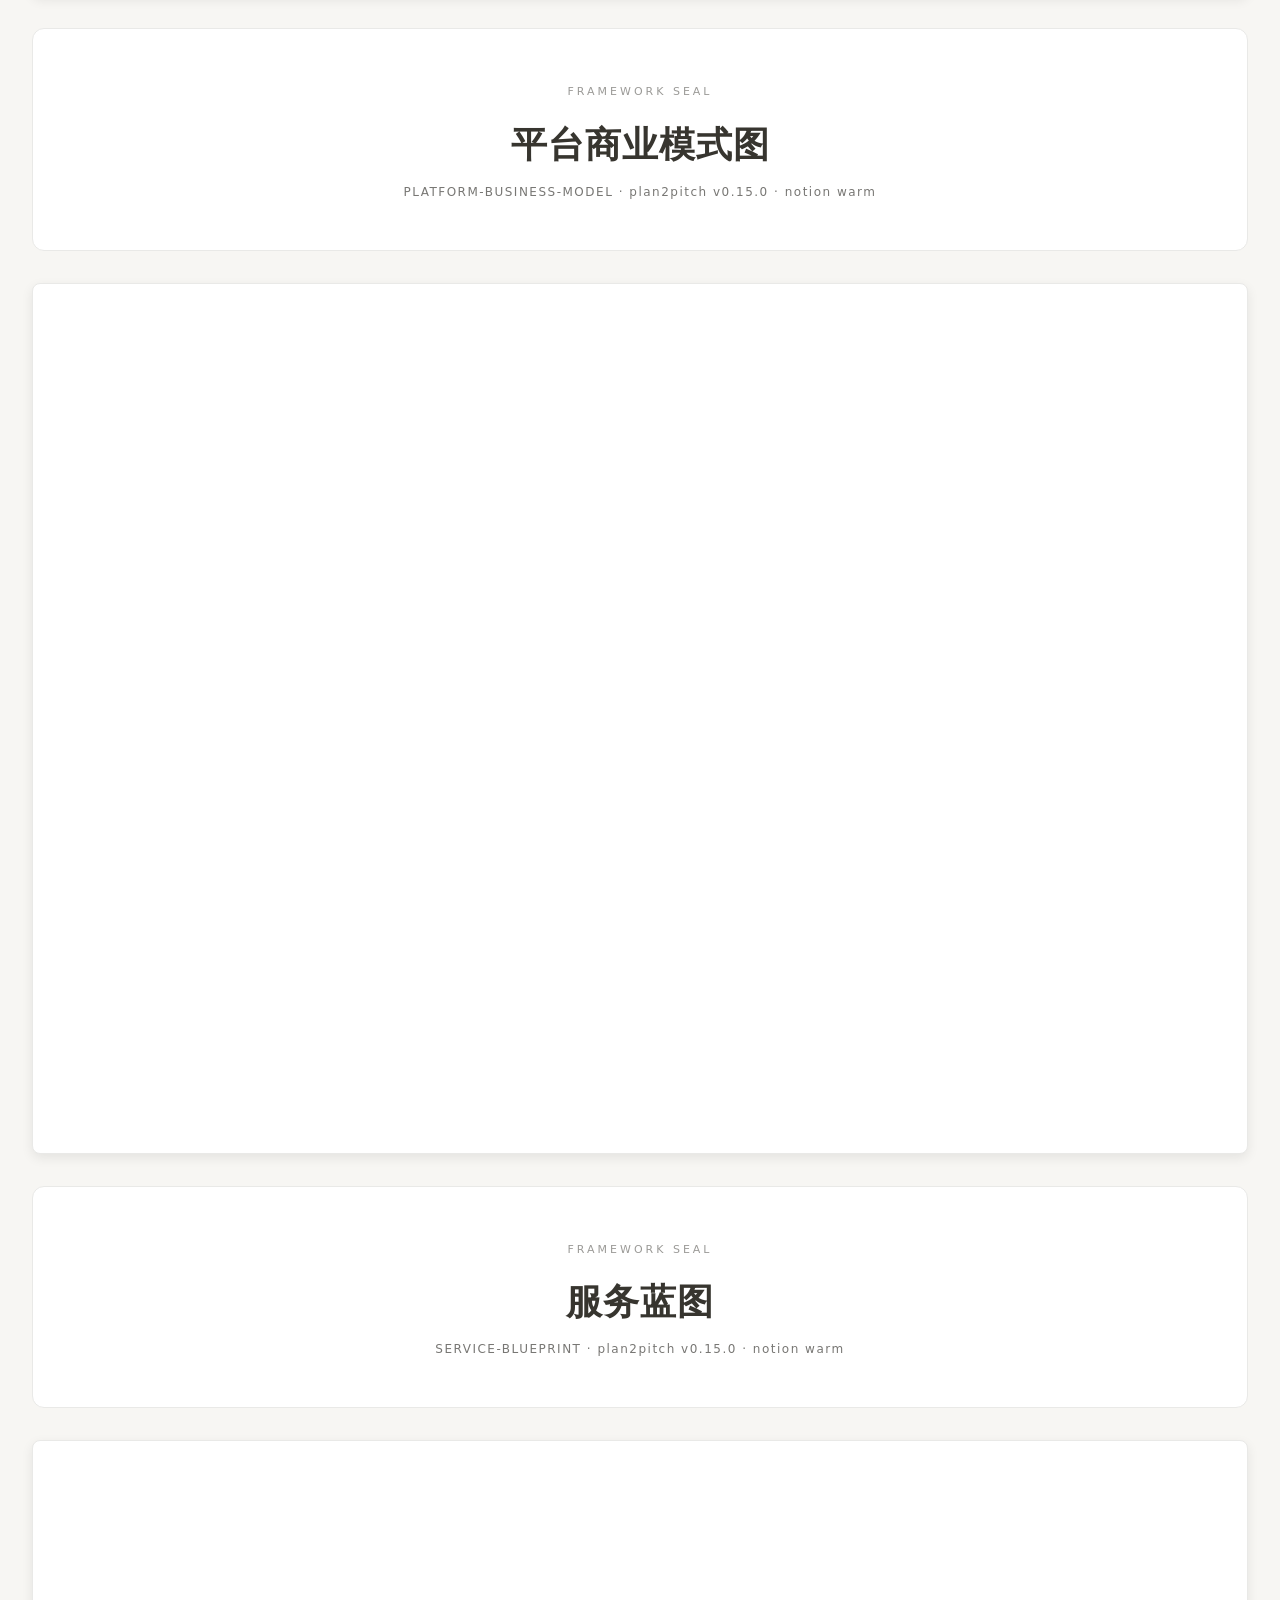
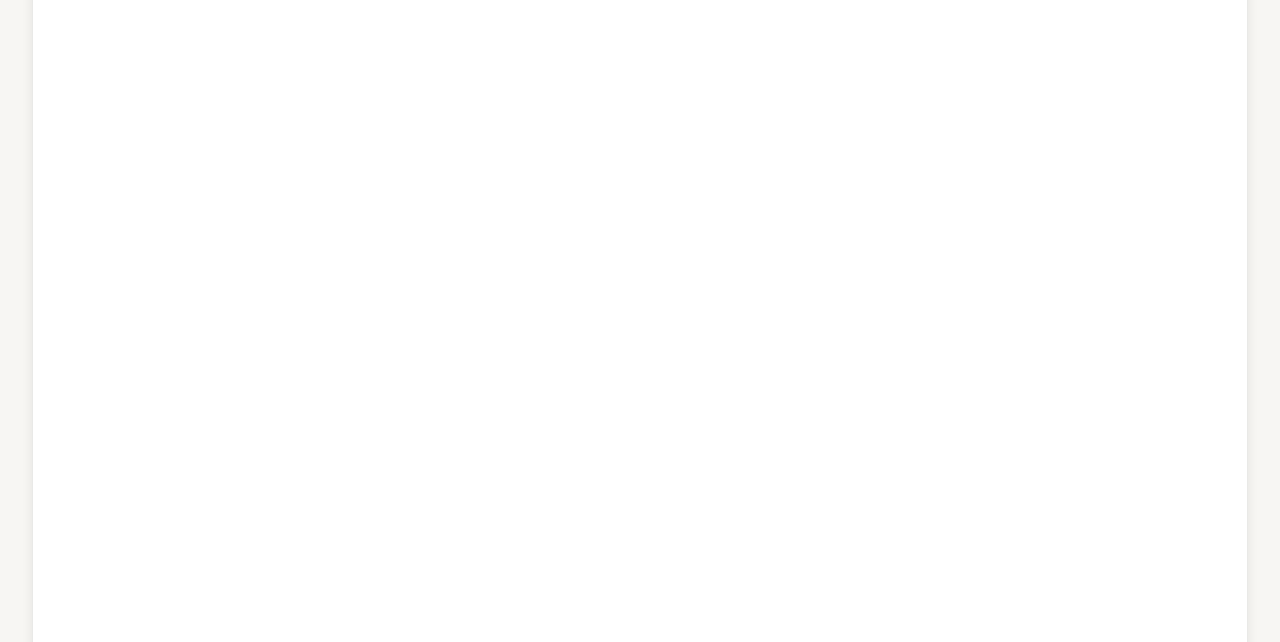
<file: pitch/neomachine-digital-company-pitch-pack.html>
<!DOCTYPE html><html lang="zh-CN"><head><meta charset="UTF-8"><title>NeoMachine 数字公司业务架构 · PITCH PACK</title><meta name="viewport" content="width=device-width,initial-scale=1"><style>:root { --bg:#f7f6f3; --surface:#ffffff; --text:#37352f; --text-2:#787774; --muted:#9b9a97; --primary:#2383e2; --accent:#d44c47; --success:#0f7b0f; --warning:#cb912f; --border:#e9e9e7; --serif:Noto Serif SC,Source Serif Pro,Georgia,serif; --sans:Inter,-apple-system,system-ui,sans-serif; --shadow-sm:0 1px 2px rgba(0,0,0,0.04); --shadow-md:0 4px 12px rgba(0,0,0,0.08); --shadow-lg:0 8px 24px rgba(0,0,0,0.12); --shadow-xl:0 16px 48px rgba(0,0,0,0.16); }.theme-dark { --bg:#191919; --surface:#242424; --text:#e6e6e6; --text-2:#adadad; --muted:#6b6b6b; --primary:#4d9eff; --accent:#ff6b6b; --border:#2e2e2e; --primary-light:#1e3a5f; --danger:#ef5350; --danger-light:#3a1f1f; --ok:#66bb6a; --warn:#ffa726; --pending:#8d8d8d; }.theme-sepia { --bg:#f4ecd8; --surface:#e8dcc4; --text:#5b4636; --text-2:#7d6856; --muted:#8b7355; --primary:#a0522d; --accent:#cd853f; --border:#d4c4a8; --primary-light:#f0e0c4; --danger:#a03024; --danger-light:#f6e3df; --ok:#4f7942; --warn:#b26a00; --pending:#9c8f7a; }.theme-forest { --bg:#1a2e1a; --surface:#2d4a2c; --text:#d4e4d0; --text-2:#a5c1a5; --muted:#88a878; --primary:#66bb6a; --accent:#8bc34a; --border:#2d4a2c; --primary-light:#24392a; --danger:#ef5350; --danger-light:#3a2422; --ok:#81c784; --warn:#ffb74d; --pending:#7d9b7d; }.theme-sunset { --bg:#2d1b3d; --surface:#3d2b4d; --text:#ffe4d6; --text-2:#e0b0c0; --muted:#c0a8b0; --primary:#ff6b6b; --accent:#ffa07a; --border:#4a1942; --primary-light:#46305a; --danger:#ff8a80; --danger-light:#4a2a3a; --ok:#ff8a80; --warn:#ffb74d; --pending:#a08fa8; }.style-review { --primary:#2383e2; --accent:#d44c47; --fs-scale:0.90; }.style-pitch { --primary:#1f2937; --accent:#2383e2; --fs-scale:1.16; }.style-mckinsey { --primary:#003366; --accent:#bfa980; }.style-bcg { --primary:#0073BB; --accent:#003366; }.style-bain { --primary:#D8232A; --accent:#1a1a1a; }.style-notion { --primary:#2383e2; --accent:#d44c47; }.style-linear { --primary:#5E6AD2; --accent:#08090A; }.style-magazine { --primary:#d4c09a; --accent:#c76c48; --serif:Playfair Display,Georgia,serif; }.style-swiss { --primary:#007aff; --accent:#ffd60a; --sans:Inter,Helvetica Neue,sans-serif; }:root { --fs-scale:1; --primary-light:#e3f0fd; --danger:#c62828; --danger-light:#fdecea; --ok:#388e3c; --warn:#ef6c00; --pending:#94a3b8; }body { margin:0;padding:0;font-family:Inter,Helvetica Neue,system-ui,sans-serif;background:var(--bg);color:var(--text);line-height:1.6;transition:background 0.3s,color 0.3s;}.framework-section { max-width: 1320px; margin-left: auto; margin-right: auto; background:var(--surface);border-radius:8px;padding:24px;margin-top:32px;margin-bottom:32px; }.st-table { width:100%; border-collapse:collapse; margin:12px 0 24px 0; border:1px solid var(--border); border-radius:4px; background:var(--bg); table-layout:fixed; }.st-table .st-head th { background:var(--primary-light); padding:8px 12px; font-size:11px; text-align:left; color:var(--text-2); letter-spacing:1px; }.st-table td { padding:4px 12px; font-size:12px; overflow-wrap:anywhere; word-break:break-word; vertical-align:top; }.st-table .c-fld { color:var(--text-2); width:18%; }.st-table .c-st { width:13%; }.st-table .c-val { width:51%; color:var(--text); }.st-table .c-note { width:18%; font-size:10px; color:var(--muted); font-style:italic; }.st-filled { color:var(--ok); font-weight:600; }.st-empty { color:var(--pending); font-weight:600; }.st-inferred { color:var(--warn); font-weight:600; }@media (max-width: 900px) { .facts-grid { grid-template-columns:1fr 1fr !important; } .sw-grid { grid-template-columns:1fr !important; } }@media (max-width: 560px) { .facts-grid { grid-template-columns:1fr !important; } }svg { display: block; max-width: 100%; height: auto; }table td, table th { overflow-wrap:anywhere; word-break:break-word; }.style-switcher { position:fixed; top:16px; right:16px; z-index:100; display:flex; gap:8px; background:var(--surface); padding:8px 12px; border-radius:8px; box-shadow:0 2px 12px rgba(0,0,0,0.15); }.style-switcher button { padding:4px 8px; border:1px solid var(--primary); background:transparent; color:var(--primary); border-radius:4px; cursor:pointer; font-size:11px; }.style-switcher button.active { background:var(--primary); color:var(--bg); }.style-switcher select { padding:4px 8px; border:1px solid var(--primary); background:transparent; color:var(--primary); border-radius:4px; font-size:11px; }@media (max-width: 900px) {  .framework-section { padding:16px; margin-left:16px; margin-right:16px; }  .style-switcher { position:static; margin:8px 16px; flex-wrap:wrap; justify-content:flex-start; }  .arch-diagram > div:last-child { grid-template-columns:1fr !important; }  .baoyu-card > div:nth-child(2) { grid-template-columns:72px 1fr !important; gap:12px !important; }  .baoyu-card > div:nth-child(2) > div:last-child { grid-column:1 / -1; text-align:left !important; }  .baoyu-card > div:nth-child(2) > div:last-child > div:first-child { font-size:18px !important; }  .header-meta { margin-left:16px; margin-right:16px; }  h1 { font-size:calc(40px * var(--fs-scale,1)) !important; }  table { font-size:11px !important; }  table td, table th { overflow-wrap:anywhere; word-break:break-word; }  .hero > div:last-child { grid-template-columns:1fr 1fr !important; gap:16px !important; }  .baoyu-card > div:nth-child(2) > div:last-child { display:none !important; }}@media (max-width: 560px) {  .arch-diagram { padding:12px !important; }  .arch-diagram > div:last-child > div { padding:12px !important; }}@media print {  .style-switcher { display:none !important; }  body { background:#fff !important; color:#111 !important; }  .framework-section, .arch-diagram, .baoyu-card, .section-seal, table {    break-inside:avoid; page-break-inside:avoid; box-shadow:none !important; }  .framework-section { border:1px solid #ddd !important; }  h1, h2, h3 { break-after:avoid; page-break-after:avoid; }  a[href^="#sec-"]::after { content:""; }}@media (prefers-reduced-motion: reduce) {  * { transition:none !important; animation:none !important; }}.header-meta { margin:0 32px; padding:16px; background:var(--surface); border-left:4px solid var(--primary); border-radius:4px; }</style><style>.fwc-strategy-map { --fw-accent:var(--primary); }.fwc-cynefin { --fw-accent:#d44c47; }.fwc-ansoff { --fw-accent:#cb912f; }.fwc-value-proposition-canvas { --fw-accent:#1565c0; }.fwc-sipoc { --fw-accent:#2383e2; }.fwc-swot-extended { --fw-accent:#cb912f; }.fwc-rice { --fw-accent:#2383e2; }.fwc-service-blueprint { --fw-accent:var(--primary); }.fwc-platform-business-model { --fw-accent:#2383e2; }.fwc-subscription-economy { --fw-accent:#2383e2; }.fwc-mckinsey-7s { --fw-accent:#0f62fe; }.fwc-risk-matrix-extended { --fw-accent:#c5283d; }.fwc-aarr { --fw-accent:#2383e2; }.fwc-scare-model { --fw-accent:#2383e2; }.fwc-balanced-scorecard-extended { --fw-accent:#0f62fe; }.fwc-lean-canvas { --fw-accent:#2383e2; }.fwc-blue-ocean { --fw-accent:#00838f; }.fwc-stakeholder-matrix { --fw-accent:#2383e2; }.fwc-value-chain { --fw-accent:#0f62fe; }.fwc-porter-five-forces { --fw-accent:#d44c47; }.fwc-vrio-innovation { --fw-accent:#00838f; }.fwc-swot { --fw-accent:#cb912f; }.fwc-risk-matrix { --fw-accent:#c5283d; }.fwc-okr { --fw-accent:#0f62fe; }.fwc-flywheel { --fw-accent:#d44c47; }.fwc-bcg-matrix { --fw-accent:#d44c47; }.fwc-ooda-loop { --fw-accent:#2383e2; }.fwc-competitive-positioning { --fw-accent:#2383e2; }.fwc-dice { --fw-accent:#2383e2; }.fwc-brand-value-assessment { --fw-accent:#6a1b9a; }.fwc-fmea { --fw-accent:#2383e2; }.fwc-decision-tree { --fw-accent:#2383e2; }.fwc-design-thinking { --fw-accent:#0f7b0f; }.fwc-raci { --fw-accent:#2383e2; }.fwc-compliance-scan { --fw-accent:#0f7b0f; }.fwc-north-star { --fw-accent:#cb912f; }.fwc-4p { --fw-accent:#2383e2; }.fwc-business-model-canvas { --fw-accent:#2383e2; }.fwc-ge-matrix { --fw-accent:#0f62fe; }.fwc-customer-journey { --fw-accent:#6a1b9a; }.fwc-persona { --fw-accent:#2383e2; }.framework-section { content-visibility:auto; contain-intrinsic-size: auto 800px; }@media print { .framework-section { content-visibility:visible; } }@page { margin: 14mm 12mm; }* { -webkit-print-color-adjust: exact; print-color-adjust: exact; }.skip-link { position:absolute; left:-9999px; top:0; z-index:200; background:var(--primary); color:#fff; padding:8px 16px; border-radius:0 0 6px 0; }.skip-link:focus { left:0; }</style></head><a class="skip-link" href="#main-content">跳到主内容</a><body class="theme-light style-review"><section class="hero" style="max-width:1100px;margin:0 auto;padding:60px;margin-top:0;background:var(--bg);"><div style="display:inline-block;font-size:11px;letter-spacing:3px;text-transform:uppercase;color:var(--muted);border:1px solid var(--border);padding:4px 12px;border-radius:16px;margin-bottom:28px;font-family:var(--sans);">plan2pitch v0.15.0 · Notion warm minimalism</div><h1 style="font-family:var(--serif);font-size:calc(80px * var(--fs-scale,1));font-weight:700;line-height:1.02;letter-spacing:-0.03em;color:var(--text);margin:0 0 24px 0;">NeoMachine 数字公司业务架构</h1><p style="font-size:22px;font-weight:400;color:var(--text-2);max-width:760px;margin:0 0 48px 0;line-height:1.5;font-family:var(--sans);">战略评审 · 内部技术评审 + 跨体系协作方（OPC 业务侧 / Origin 组织侧 / Zen 能力侧 / 指南宇宙飞书场景）</p><div style="display:grid;grid-template-columns:repeat(4, 1fr);gap:32px;border-top:1px solid var(--border);padding-top:32px;"><div><div style="font-family:var(--serif);font-size:64px;font-weight:700;color:var(--primary);line-height:1;">65.9</div><div style="font-size:11px;letter-spacing:1.5px;text-transform:uppercase;color:var(--text-2);margin-top:8px;font-family:var(--sans);">综合评分 / 中</div></div><div><div style="font-family:var(--serif);font-size:64px;font-weight:700;color:var(--text);line-height:1;">5</div><div style="font-size:11px;letter-spacing:1.5px;text-transform:uppercase;color:var(--text-2);margin-top:8px;font-family:var(--sans);">框架 / 1 雷达</div></div><div><div style="font-family:var(--serif);font-size:64px;font-weight:700;color:var(--success);line-height:1;">12</div><div style="font-size:11px;letter-spacing:1.5px;text-transform:uppercase;color:var(--text-2);margin-top:8px;font-family:var(--sans);">12 维评分</div></div><div><div style="font-family:var(--serif);font-size:64px;font-weight:700;color:var(--primary);line-height:1;">9</div><div style="font-size:11px;letter-spacing:1.5px;text-transform:uppercase;color:var(--text-2);margin-top:8px;font-family:var(--sans);">5 主题 × 9 变体</div></div></div></section><div class="style-switcher" id="switcher"><select id="theme-select" onchange="setTheme(this.value)"><option value="light">亮色 light</option><option value="dark">暗色 dark</option><option value="sepia">怀旧 sepia</option><option value="forest">森林 forest</option><option value="sunset">日落 sunset</option></select><select id="variant-select" onchange="setVariant(this.value)"><option value="review">review 高密度</option><option value="pitch">pitch 投影</option><option value="mckinsey">mckinsey 白皮书</option><option value="bcg">bcg 蓝白</option><option value="bain">bain 红白</option><option value="notion">notion 暖极简</option><option value="linear">linear 暗色工程</option><option value="magazine">magazine 杂志风</option><option value="swiss">swiss 瑞士风</option></select></div><script>function setTheme(t) { document.body.className = document.body.className.replace(/theme-\w+/g, "") + " theme-" + t; try{localStorage.setItem("plan2pitch-theme",t)}catch(e){} }function setVariant(v) { document.body.className = document.body.className.replace(/style-\w+/g, "") + " style-" + v; try{localStorage.setItem("plan2pitch-variant",v)}catch(e){} }try{var t=localStorage.getItem("plan2pitch-theme")||"light";document.body.classList.add("theme-"+t);document.getElementById("theme-select").value=t}catch(e){}try{var v=localStorage.getItem("plan2pitch-variant")||"review";document.body.classList.add("style-"+v);document.getElementById("variant-select").value=v}catch(e){}</script><aside class="meta" id="page-top" style="max-width:1100px;margin:0 auto;padding:24px 60px 0;display:flex;flex-wrap:wrap;gap:8px;align-items:center;background:var(--bg);border-bottom:1px solid var(--border);font-size:11px;color:var(--text-2);"><span style="font-weight:600;color:var(--text);">plan2pitch v0.15.0 · Notion warm minimalism</span><span style="color:var(--border);">·</span><span>NeoMachine 数字公司业务架构 · 战略评审 · 内部技术评审 + 跨体系协作方（OPC 业务侧 / Origin 组织侧 / Zen 能力侧 / 指南宇宙飞书场景）</span><span style="color:var(--border);">·</span><span>5 框架 · 5 主题 × 9 变体 = 45 套风格矩阵 · v0.15 本地交互雷达（无 CDN 依赖） · 4 大件（hero / 配图 / 信息图 / 商业图表）</span><span style="color:var(--border);">·</span><details style="margin-top:8px;"><summary style="cursor:pointer;font-size:11px;color:var(--muted);letter-spacing:1px;">目录 · 5 框架（点开）</summary><ol style="list-style:none;padding:8px 0 0;margin:0;display:flex;flex-wrap:wrap;gap:6px;"><li><a style="color:var(--primary);font-weight:700;text-decoration:none;" href="#sec-decision">投资决策摘要</a></li><li><a style="color:var(--primary);font-weight:700;text-decoration:none;" href="#sec-12dim">12 维评分</a></li><li style="color:var(--border);">|</li><li><a href="#sec-1">1. 战略地图</a></li><li><a href="#sec-2">2. 价值链</a></li><li><a href="#sec-3">3. 商业模式画布</a></li><li><a href="#sec-4">4. 平台商业模式</a></li><li><a href="#sec-5">5. 服务蓝图</a></li><li style="margin-top:10px;padding-top:10px;border-top:1px solid var(--border);font-size:11px;letter-spacing:1.5px;color:var(--muted);">— 评审 / 诊断 / 审查 —</li><li><a style="color:var(--text-2);text-decoration:none;" href="#sec-g2">A-1 商业评审 G2</a></li><li><a style="color:var(--text-2);text-decoration:none;" href="#sec-7stage">A-2 7 阶段诊断摘要</a></li><li><a style="color:var(--text-2);text-decoration:none;" href="#sec-polish">A-3 语言审查</a></li></ol></details></aside><section id="sec-decision" class="framework-section" style="margin:32px 0;padding:32px;background:var(--surface);border:1px solid var(--border);border-left:4px solid var(--primary);border-radius:8px;"><h2 style="font-family:var(--serif);font-size:26px;color:var(--text);font-weight:700;margin:0 0 8px 0;">投资决策摘要</h2><p style="font-size:10px;color:var(--muted);margin:0 0 20px 0;letter-spacing:1.5px;text-transform:uppercase;">DECISION BRIEF · 来源 本主题 12 维 + key_facts SSOT + 风险矩阵聚合 · 置信 inferred（覆盖度口径）</p><div style="display:flex;gap:32px;align-items:baseline;flex-wrap:wrap;border-bottom:1px solid var(--border);padding-bottom:16px;"><div><span style="font-family:var(--serif);font-size:56px;font-weight:700;color:var(--primary);line-height:1;">65.9</span><span style="font-size:13px;color:var(--text-2);margin-left:8px;">综合评分 / 中</span></div><div style="font-size:12px;color:var(--muted);max-width:520px;line-height:1.6;">口径提示：本分数为<strong>框架覆盖完整度</strong>，不是业务质量分——高完整度只说明该维度有框架在追踪。质量结论看各框架章「真值映射状态条」。</div></div><div style="display:grid;grid-template-columns:repeat(3,1fr);gap:12px;margin:20px 0;" class="facts-grid"></div><div style="display:grid;grid-template-columns:1fr 1fr;gap:16px;" class="sw-grid"><div style="background:var(--bg);border:1px solid var(--border);border-left:4px solid var(--ok);border-radius:8px;padding:12px 16px;"><div style="font-size:12px;font-weight:700;color:var(--ok);">强项 Top3</div><div style="font-size:13px;color:var(--text);margin-top:6px;">创新能力 9.5 / 合规水平 8.0 / 产品竞争力 7.7</div></div><div style="background:var(--bg);border:1px solid var(--border);border-left:4px solid var(--danger);border-radius:8px;padding:12px 16px;"><div style="font-size:12px;font-weight:700;color:var(--danger);">弱项 Top3（优先补强）</div><div style="font-size:13px;color:var(--text);margin-top:6px;">风险因素 0 / 团队能力 5.7 / 供应链 6.0</div></div></div><p style="margin:20px 0 0 0;font-size:11px;color:var(--muted);">本页 5 个框架的全量字段可在文末 <code>framework-data</code> JSON 块中程序化提取复算。</p></section>
    <section id="sec-12dim" class="framework-section" style="margin:48px 0;padding:32px;background:var(--surface);border:1px solid var(--border);border-radius:8px;">
      <h2 style="font-family:Inter,system-ui,sans-serif;font-size:26px;color:var(--primary);font-weight:700;margin:0 0 8px 0;">12 维评分</h2>
      <p style="font-size:10px;color:var(--muted);margin:0 0 16px 0;letter-spacing:1.5px;text-transform:uppercase;">来源 本主题框架字段聚合 · 置信 inferred（覆盖度口径，非质量分）</p>
      <p style="font-size:11px;color:var(--muted);margin:0 0 24px 0;letter-spacing:1.5px;">
        TWELVE-DIMENSION SCORECARD · 借鉴 十二维评分模型 v1.0 · 加权公式 Σ(score × weight) × 10 = 65.9（中）
      </p>
      <div style="display:grid;grid-template-columns:1fr 1fr;gap:32px;align-items:start;">
        <div><svg viewBox="0 0 600 600" width="600" height="600" role="img" aria-label="12 维评分雷达图">
      <style>.radar-bg{fill:var(--bg);}.radar-poly{fill:var(--primary);fill-opacity:0.25;stroke:var(--primary);stroke-width:2;}</style>
      <rect class="radar-bg" x="0" y="0" width="600" height="600"/>
      <circle cx="300.0" cy="300.0" r="60.0" fill="none" stroke="var(--border)" stroke-width="1" opacity="0.7"/>
<circle cx="300.0" cy="300.0" r="120.0" fill="none" stroke="var(--border)" stroke-width="1" opacity="0.7"/>
<circle cx="300.0" cy="300.0" r="180.0" fill="none" stroke="var(--border)" stroke-width="1" opacity="0.7"/>
<circle cx="300.0" cy="300.0" r="240.0" fill="none" stroke="var(--border)" stroke-width="1" opacity="0.7"/>

      <line x1="300.0" y1="300.0" x2="300.0" y2="60.0" stroke="var(--border)" stroke-width="1"/>
<line x1="300.0" y1="300.0" x2="420.0" y2="92.2" stroke="var(--border)" stroke-width="1"/>
<line x1="300.0" y1="300.0" x2="507.8" y2="180.0" stroke="var(--border)" stroke-width="1"/>
<line x1="300.0" y1="300.0" x2="540.0" y2="300.0" stroke="var(--border)" stroke-width="1"/>
<line x1="300.0" y1="300.0" x2="507.8" y2="420.0" stroke="var(--border)" stroke-width="1"/>
<line x1="300.0" y1="300.0" x2="420.0" y2="507.8" stroke="var(--border)" stroke-width="1"/>
<line x1="300.0" y1="300.0" x2="300.0" y2="540.0" stroke="var(--border)" stroke-width="1"/>
<line x1="300.0" y1="300.0" x2="180.0" y2="507.8" stroke="var(--border)" stroke-width="1"/>
<line x1="300.0" y1="300.0" x2="92.2" y2="420.0" stroke="var(--border)" stroke-width="1"/>
<line x1="300.0" y1="300.0" x2="60.0" y2="300.0" stroke="var(--border)" stroke-width="1"/>
<line x1="300.0" y1="300.0" x2="92.2" y2="180.0" stroke="var(--border)" stroke-width="1"/>
<line x1="300.0" y1="300.0" x2="180.0" y2="92.2" stroke="var(--border)" stroke-width="1"/>

      <polygon class="radar-poly" points="300.0,120.0 386.4,150.4 435.1,222.0 436.8,300.0 460.0,392.4 384.0,445.5 300.0,300.0 210.0,455.9 133.7,396.0 120.0,300.0 175.3,228.0 186.0,102.5"/>
      <text x="300.0" y="120.0" font-size="9" fill="var(--primary)" text-anchor="middle" font-weight="700">7.5</text>
<text x="386.4" y="150.4" font-size="9" fill="var(--primary)" text-anchor="middle" font-weight="700">7.2</text>
<text x="435.1" y="222.0" font-size="9" fill="var(--primary)" text-anchor="middle" font-weight="700">6.5</text>
<text x="436.8" y="300.0" font-size="9" fill="var(--primary)" text-anchor="middle" font-weight="700">5.7</text>
<text x="460.0" y="392.4" font-size="9" fill="var(--primary)" text-anchor="middle" font-weight="700">7.7</text>
<text x="384.0" y="445.5" font-size="9" fill="var(--primary)" text-anchor="middle" font-weight="700">7.0</text>
<text x="300.0" y="300.0" font-size="9" fill="var(--primary)" text-anchor="middle" font-weight="700">0</text>
<text x="210.0" y="455.9" font-size="9" fill="var(--primary)" text-anchor="middle" font-weight="700">7.5</text>
<text x="133.7" y="396.0" font-size="9" fill="var(--primary)" text-anchor="middle" font-weight="700">8.0</text>
<text x="120.0" y="300.0" font-size="9" fill="var(--primary)" text-anchor="middle" font-weight="700">7.5</text>
<text x="175.3" y="228.0" font-size="9" fill="var(--primary)" text-anchor="middle" font-weight="700">6.0</text>
<text x="186.0" y="102.5" font-size="9" fill="var(--primary)" text-anchor="middle" font-weight="700">9.5</text>

      <text x="300.0" y="35.0" font-size="11" fill="var(--text)" text-anchor="middle" dominant-baseline="middle">财务健康</text>
<text x="432.5" y="70.5" font-size="11" fill="var(--text)" text-anchor="start" dominant-baseline="middle">市场地位</text>
<text x="529.5" y="167.5" font-size="11" fill="var(--text)" text-anchor="start" dominant-baseline="middle">技术实力</text>
<text x="565.0" y="300.0" font-size="11" fill="var(--text)" text-anchor="start" dominant-baseline="middle">团队能力</text>
<text x="529.5" y="432.5" font-size="11" fill="var(--text)" text-anchor="start" dominant-baseline="middle">产品竞争力</text>
<text x="432.5" y="529.5" font-size="11" fill="var(--text)" text-anchor="start" dominant-baseline="middle">竞争格局</text>
<text x="300.0" y="565.0" font-size="11" fill="var(--text)" text-anchor="middle" dominant-baseline="middle">风险因素</text>
<text x="167.5" y="529.5" font-size="11" fill="var(--text)" text-anchor="end" dominant-baseline="middle">成长潜力</text>
<text x="70.5" y="432.5" font-size="11" fill="var(--text)" text-anchor="end" dominant-baseline="middle">合规水平</text>
<text x="35.0" y="300.0" font-size="11" fill="var(--text)" text-anchor="end" dominant-baseline="middle">品牌价值</text>
<text x="70.5" y="167.5" font-size="11" fill="var(--text)" text-anchor="end" dominant-baseline="middle">供应链</text>
<text x="167.5" y="70.5" font-size="11" fill="var(--text)" text-anchor="end" dominant-baseline="middle">创新能力</text>

      <text x="300.0" y="590.0" font-size="12" fill="var(--text-2)" text-anchor="middle">评分: 0-10</text>
    </svg></div>
        <div>
          <table style="width:100%;border-collapse:collapse;margin-bottom:16px;">
            <thead>
              <tr style="background:var(--primary-light);">
                <th scope="col" style="padding:8px 12px;font-size:11px;text-align:left;color:var(--text-2);">维度</th>
                <th scope="col" style="padding:8px 12px;font-size:11px;text-align:left;color:var(--text-2);">权重</th>
                <th scope="col" style="padding:8px 12px;font-size:11px;text-align:left;color:var(--text-2);">评分</th>
                <th scope="col" style="padding:8px 12px;font-size:11px;text-align:left;color:var(--text-2);">级别</th>
                <th scope="col" style="padding:8px 12px;font-size:11px;text-align:left;color:var(--text-2);">加权分</th>
              </tr>
            </thead>
            <tbody><tr>
          <td style="padding:8px 12px;font-size:12px;">财务健康</td>
          <td style="padding:8px 12px;font-size:11px;color:var(--muted);">15%</td>
          <td style="padding:8px 12px;font-size:14px;font-weight:700;color:#388e3c;">7.5</td>
          <td style="padding:8px 12px;font-size:11px;color:#388e3c;font-weight:600;">强</td>
          <td style="padding:8px 12px;font-size:11px;color:var(--muted);">1.12</td>
        </tr><tr>
          <td style="padding:8px 12px;font-size:12px;">市场地位</td>
          <td style="padding:8px 12px;font-size:11px;color:var(--muted);">12%</td>
          <td style="padding:8px 12px;font-size:14px;font-weight:700;color:#388e3c;">7.2</td>
          <td style="padding:8px 12px;font-size:11px;color:#388e3c;font-weight:600;">强</td>
          <td style="padding:8px 12px;font-size:11px;color:var(--muted);">0.86</td>
        </tr><tr>
          <td style="padding:8px 12px;font-size:12px;">技术实力</td>
          <td style="padding:8px 12px;font-size:11px;color:var(--muted);">12%</td>
          <td style="padding:8px 12px;font-size:14px;font-weight:700;color:#ef6c00;">6.5</td>
          <td style="padding:8px 12px;font-size:11px;color:#ef6c00;font-weight:600;">中</td>
          <td style="padding:8px 12px;font-size:11px;color:var(--muted);">0.78</td>
        </tr><tr>
          <td style="padding:8px 12px;font-size:12px;">团队能力</td>
          <td style="padding:8px 12px;font-size:11px;color:var(--muted);">10%</td>
          <td style="padding:8px 12px;font-size:14px;font-weight:700;color:#ef6c00;">5.7</td>
          <td style="padding:8px 12px;font-size:11px;color:#ef6c00;font-weight:600;">中</td>
          <td style="padding:8px 12px;font-size:11px;color:var(--muted);">0.57</td>
        </tr><tr>
          <td style="padding:8px 12px;font-size:12px;">产品竞争力</td>
          <td style="padding:8px 12px;font-size:11px;color:var(--muted);">10%</td>
          <td style="padding:8px 12px;font-size:14px;font-weight:700;color:#388e3c;">7.7</td>
          <td style="padding:8px 12px;font-size:11px;color:#388e3c;font-weight:600;">强</td>
          <td style="padding:8px 12px;font-size:11px;color:var(--muted);">0.77</td>
        </tr><tr>
          <td style="padding:8px 12px;font-size:12px;">竞争格局</td>
          <td style="padding:8px 12px;font-size:11px;color:var(--muted);">8%</td>
          <td style="padding:8px 12px;font-size:14px;font-weight:700;color:#388e3c;">7.0</td>
          <td style="padding:8px 12px;font-size:11px;color:#388e3c;font-weight:600;">强</td>
          <td style="padding:8px 12px;font-size:11px;color:var(--muted);">0.56</td>
        </tr><tr>
          <td style="padding:8px 12px;font-size:12px;">风险因素</td>
          <td style="padding:8px 12px;font-size:11px;color:var(--muted);">8%</td>
          <td style="padding:8px 12px;font-size:14px;font-weight:700;color:#94a3b8;">0.0</td>
          <td style="padding:8px 12px;font-size:11px;color:#94a3b8;font-weight:600;">待补</td>
          <td style="padding:8px 12px;font-size:11px;color:var(--muted);">0.00</td>
        </tr><tr>
          <td style="padding:8px 12px;font-size:12px;">成长潜力</td>
          <td style="padding:8px 12px;font-size:11px;color:var(--muted);">7%</td>
          <td style="padding:8px 12px;font-size:14px;font-weight:700;color:#388e3c;">7.5</td>
          <td style="padding:8px 12px;font-size:11px;color:#388e3c;font-weight:600;">强</td>
          <td style="padding:8px 12px;font-size:11px;color:var(--muted);">0.53</td>
        </tr><tr>
          <td style="padding:8px 12px;font-size:12px;">合规水平</td>
          <td style="padding:8px 12px;font-size:11px;color:var(--muted);">5%</td>
          <td style="padding:8px 12px;font-size:14px;font-weight:700;color:#388e3c;">8.0</td>
          <td style="padding:8px 12px;font-size:11px;color:#388e3c;font-weight:600;">强</td>
          <td style="padding:8px 12px;font-size:11px;color:var(--muted);">0.40</td>
        </tr><tr>
          <td style="padding:8px 12px;font-size:12px;">品牌价值</td>
          <td style="padding:8px 12px;font-size:11px;color:var(--muted);">5%</td>
          <td style="padding:8px 12px;font-size:14px;font-weight:700;color:#388e3c;">7.5</td>
          <td style="padding:8px 12px;font-size:11px;color:#388e3c;font-weight:600;">强</td>
          <td style="padding:8px 12px;font-size:11px;color:var(--muted);">0.38</td>
        </tr><tr>
          <td style="padding:8px 12px;font-size:12px;">供应链</td>
          <td style="padding:8px 12px;font-size:11px;color:var(--muted);">4%</td>
          <td style="padding:8px 12px;font-size:14px;font-weight:700;color:#ef6c00;">6.0</td>
          <td style="padding:8px 12px;font-size:11px;color:#ef6c00;font-weight:600;">中</td>
          <td style="padding:8px 12px;font-size:11px;color:var(--muted);">0.24</td>
        </tr><tr>
          <td style="padding:8px 12px;font-size:12px;">创新能力</td>
          <td style="padding:8px 12px;font-size:11px;color:var(--muted);">4%</td>
          <td style="padding:8px 12px;font-size:14px;font-weight:700;color:#388e3c;">9.5</td>
          <td style="padding:8px 12px;font-size:11px;color:#388e3c;font-weight:600;">强</td>
          <td style="padding:8px 12px;font-size:11px;color:var(--muted);">0.38</td>
        </tr></tbody>
          </table>
          <div style="padding:12px 16px;background:var(--success);border-left:4px solid var(--ok);border-radius:4px;margin-bottom:12px;">
            <strong style="color:var(--success);">强项</strong>
            <span style="font-size:12px;color:var(--text);">创新能力 / 合规水平 / 产品竞争力</span>
          </div>
          <div style="padding:12px 16px;background:var(--danger);border-left:4px solid #c62828;border-radius:4px;">
            <strong style="color:var(--danger);">弱项</strong>
            <span style="font-size:12px;color:var(--text);">供应链 / 团队能力</span>
          </div>
          <p style="font-size:11px;color:var(--muted);margin:16px 0 0 0;line-height:1.6;">
            <strong>评分说明</strong>：本分数为<strong>「框架覆盖完整度」分</strong>——按各维度被多少框架、以何种字段填充状态覆盖加权推断，<strong>不是业务质量分</strong>：高完整度只说明该维度有框架在追踪，不等于该维度做得好。业务质量结论请看各框架章的「真值映射状态条」。0 分 = 框架未覆盖该维度。
            借鉴自 十二维评分模型 v1.0（公开版）。
          </p>
        </div>
      </div>
    </section>
    <details style="max-width:1100px;margin:0 auto;padding:8px 60px;border-bottom:1px solid var(--border);background:var(--bg);"><summary style="cursor:pointer;font-size:11px;color:var(--muted);letter-spacing:1px;">阅读指引 · 术语表（点开）</summary><div style="font-size:12px;color:var(--text-2);line-height:2;padding:8px 0 12px;"><b>12 维评分</b>：框架覆盖完整度分（0-10×权重加权），非业务质量分 · <b>真值映射状态条</b>：每框架字段填充实况（已填/待补/推断），可逐条核验 · <b>置信 from-plan</b>：来自方案原文；<b>inferred</b>：按事实推断 · <b>数字契约</b>：全册关键数字单一真源（key_facts），构建期断言校验 · <b>决策闸门</b>：未解除前不应放行投入的待拍板项 · <b>幕封</b>：章节间的全宽视觉分隔条</div></details><a href="#page-top" class="backtop" style="position:fixed;right:20px;bottom:20px;z-index:99;display:inline-block;padding:8px 14px;border-radius:20px;background:var(--primary);color:#fff;font-size:12px;font-weight:600;text-decoration:none;box-shadow:0 4px 16px rgba(0,0,0,0.25);">↑ 目录</a><main style="max-width:1320px;margin:0 auto;padding:24px 32px;" id="main-content">
<div class="section-seal" style="margin:32px 0;padding:48px 24px;background:var(--surface);border:1px solid var(--border);border-radius:12px;text-align:center;">
  <div style="display:inline-block;font-family:var(--sans);font-size:11px;letter-spacing:3px;text-transform:uppercase;color:var(--muted);margin-bottom:16px;">Framework Seal</div>
  <h2 style="font-family:var(--serif);font-size:36px;font-weight:700;color:var(--text);margin:0 0 8px 0;letter-spacing:1px;">战略地图</h2>
  <div style="font-family:var(--sans);font-size:12px;color:var(--text-2);letter-spacing:1.5px;">STRATEGY-MAP · plan2pitch v0.15.0 · notion warm</div>
</div><section id="sec-1" class="framework-section" style="margin:32px 0;padding:0;padding-top:80px;background:var(--surface);border:1px solid var(--border);border-radius:8px;box-shadow:var(--shadow-md);overflow:hidden;">
<div class="arch-diagram fwc-strategy-map" style="margin:24px 0;padding:20px;background:var(--bg);border:1px solid var(--border);border-radius:8px;">
  <div style="margin-bottom:16px;display:flex;justify-content:space-between;align-items:baseline;">
    <div>
      <div style="font-family:var(--sans);font-size:10px;letter-spacing:2px;text-transform:uppercase;color:var(--muted);">ARCHITECTURE · STRATEGY-MAP</div>
      <h3 style="font-family:var(--serif);font-size:22px;font-weight:700;color:var(--text);margin:8px 0 0 0;">战略地图</h3>
    </div>
    <div style="font-family:var(--sans);font-size:11px;color:var(--muted);letter-spacing:1px;">4/4 已填</div>
  </div>
  <div style="display:grid;grid-template-columns:repeat(2, 1fr);gap:12px;">
    <div style="background:var(--surface);border:1px solid var(--border);border-top:4px solid var(--fw-accent);border-radius:8px;padding:16px;box-shadow:var(--shadow-md);">
      <div style="font-family:var(--serif);font-size:15px;font-weight:700;color:var(--text);margin-bottom:8px;">financial</div>
      <div style="font-family:var(--sans);font-size:12px;color:var(--text-2);line-height:1.55;">一人运营的数字公司 — 零人力成本，17 个数字员工覆盖 L1 辅助到 L5 决策全梯队；技术基建全部自建（site/VPS/DNS/飞书集成），运维成本仅 VPS 租金 + API 调用费</div>
    </div>
    <div style="background:var(--surface);border:1px solid var(--border);border-top:4px solid var(--fw-accent);border-radius:8px;padding:16px;box-shadow:var(--shadow-md);">
      <div style="font-family:var(--serif);font-size:15px;font-weight:700;color:var(--text);margin-bottom:8px;">customer</div>
      <div style="font-family:var(--sans);font-size:12px;color:var(--text-2);line-height:1.55;">对外：FDE/培训/产品三业务客户（源力觉醒品牌）；对内：Hector 作为唯一人类决策者；飞书侧：指南宇宙租户（tagverse 品牌）作为人类界面</div>
    </div>
    <div style="background:var(--surface);border:1px solid var(--border);border-top:4px solid var(--fw-accent);border-radius:8px;padding:16px;box-shadow:var(--shadow-md);">
      <div style="font-family:var(--serif);font-size:15px;font-weight:700;color:var(--text);margin-bottom:8px;">internal</div>
      <div style="font-family:var(--sans);font-size:12px;color:var(--text-2);line-height:1.55;">六层 DDD 架构：L5 集成(OriginFlow) / L4 情报(research+radar+DesignCanon) / L3 治理(AgentSwarm FSM+门禁) / L2 组织(OriginForce schema v2.0+17席位) / L1 执行(ZenSwarm 197任务 git权威) / L0 呈现(herdr 16pane + zcode 路由)</div>
    </div>
    <div style="background:var(--surface);border:1px solid var(--border);border-top:4px solid var(--fw-accent);border-radius:8px;padding:16px;box-shadow:var(--shadow-md);">
      <div style="font-family:var(--serif);font-size:15px;font-weight:700;color:var(--text);margin-bottom:8px;">learning</div>
      <div style="font-family:var(--sans);font-size:12px;color:var(--text-2);line-height:1.55;">蒸馏通道 AS→ZS · 回流通道 ZS→AS · DesignCanon 347公理结构化注入 · check3 三轮核对方法论 · 五点自证跨会话回执协议</div>
    </div>
  </div>
</div><div style="padding:24px;"><h2 style="font-family:var(--serif);font-size:32px;color:var(--text);font-weight:700;margin:0 0 8px 0;letter-spacing:-0.01em;">1. 战略地图</h2><p style="font-size:11px;color:var(--muted);margin:0 0 16px 0;letter-spacing:1.5px;text-transform:uppercase;">strategy-map · 来源 from-plan · 置信 confirmed</p>
<div class="baoyu-card fwc-strategy-map" style="margin:24px 0;padding:28px;background:var(--surface);border:1px solid var(--border);border-radius:12px;box-shadow:var(--shadow-md);position:relative;overflow:hidden;">
  <div style="position:absolute;top:0;right:0;width:200px;height:200px;background:radial-gradient(circle at top right, var(--fw-accent)22, transparent 70%);border-radius:50%;transform:translate(50%,-50%);"></div>
  <div style="display:grid;grid-template-columns:96px minmax(0,1fr) auto;gap:24px;align-items:center;">
    <div style="width:96px;height:96px;background:linear-gradient(135deg, var(--fw-accent) 0%, var(--fw-accent)88 100%);border-radius:16px;display:flex;align-items:center;justify-content:center;font-size:48px;box-shadow:0 8px 24px var(--fw-accent)44;">📊</div>
    <div>
      <div style="font-family:var(--serif);font-size:22px;font-weight:700;color:var(--text);margin-bottom:4px;">4 维度 · 4 已填</div>
      <div style="font-size:13px;color:var(--text-2);line-height:1.6;">financial / customer / internal / learning</div>
    </div>
    <div style="text-align:right;">
      <div style="font-family:var(--serif);font-size:28px;font-weight:700;color:var(--fw-accent);line-height:1.1;max-width:200px;overflow-wrap:anywhere;">STRATEGY-MAP</div>
      <div style="font-size:10px;letter-spacing:1.5px;color:var(--muted);text-transform:uppercase;">战略地图</div>
    </div>
  </div>
  <div style="margin-top:20px;height:4px;background:var(--border);border-radius:2px;overflow:hidden;display:flex;gap:2px;">
    <div style="flex:3;background:var(--fw-accent);"></div>
    <div style="flex:2;background:var(--fw-accent)aa;"></div>
    <div style="flex:1;background:var(--fw-accent)66;"></div>
    <div style="flex:1;background:var(--fw-accent)33;"></div>
  </div>
</div><details style="margin:16px 0;"><summary style="cursor:pointer;font-size:12px;font-weight:600;color:var(--text-2);letter-spacing:1.5px;">▶ [真值映射状态条] 字段填充实况（点击展开）</summary><table class="st-table"><colgroup><col style="width:18%;"><col style="width:14%;"><col style="width:50%;"><col style="width:18%;"></colgroup><thead><tr class="st-head"><th scope="col">字段</th><th scope="col">状态</th><th scope="col">值（前 120 字）</th><th scope="col">备注</th></tr></thead><tbody><td class="c-fld">financial</td><td class="c-st"><span class="st-filled">[已填]</span></td><td class="c-val">一人运营的数字公司 — 零人力成本，17 个数字员工覆盖 L1 辅助到 L5 决策全梯队；技术基建全部自建（site/VPS/DNS/飞书集成），运维成本仅 VPS 租金 + API 调用费</td><td></td></tr><td class="c-fld">customer</td><td class="c-st"><span class="st-filled">[已填]</span></td><td class="c-val">对外：FDE/培训/产品三业务客户（源力觉醒品牌）；对内：Hector 作为唯一人类决策者；飞书侧：指南宇宙租户（tagverse 品牌）作为人类界面</td><td></td></tr><td class="c-fld">internal</td><td class="c-st"><span class="st-filled">[已填]</span></td><td class="c-val">六层 DDD 架构：L5 集成(OriginFlow) / L4 情报(research+radar+DesignCanon) / L3 治理(AgentSwarm FSM+门禁) / L2 组织(OriginForce schema v2...</td><td></td></tr><td class="c-fld">learning</td><td class="c-st"><span class="st-filled">[已填]</span></td><td class="c-val">蒸馏通道 AS→ZS · 回流通道 ZS→AS · DesignCanon 347公理结构化注入 · check3 三轮核对方法论 · 五点自证跨会话回执协议</td><td></td></tr></tbody></table></details></div></section>
<div class="section-seal" style="margin:32px 0;padding:48px 24px;background:var(--surface);border:1px solid var(--border);border-radius:12px;text-align:center;">
  <div style="display:inline-block;font-family:var(--sans);font-size:11px;letter-spacing:3px;text-transform:uppercase;color:var(--muted);margin-bottom:16px;">Framework Seal</div>
  <h2 style="font-family:var(--serif);font-size:36px;font-weight:700;color:var(--text);margin:0 0 8px 0;letter-spacing:1px;">波特价值链</h2>
  <div style="font-family:var(--sans);font-size:12px;color:var(--text-2);letter-spacing:1.5px;">VALUE-CHAIN · plan2pitch v0.15.0 · notion warm</div>
</div><section id="sec-2" class="framework-section" style="margin:32px 0;padding:0;padding-top:80px;background:var(--surface);border:1px solid var(--border);border-radius:8px;box-shadow:var(--shadow-md);overflow:hidden;">
<div class="arch-diagram fwc-value-chain" style="margin:24px 0;padding:20px;background:var(--bg);border:1px solid var(--border);border-radius:8px;">
  <div style="margin-bottom:16px;display:flex;justify-content:space-between;align-items:baseline;">
    <div>
      <div style="font-family:var(--sans);font-size:10px;letter-spacing:2px;text-transform:uppercase;color:var(--muted);">ARCHITECTURE · VALUE-CHAIN</div>
      <h3 style="font-family:var(--serif);font-size:22px;font-weight:700;color:var(--text);margin:8px 0 0 0;">波特价值链</h3>
    </div>
    <div style="font-family:var(--sans);font-size:11px;color:var(--muted);letter-spacing:1px;">3/3 已填</div>
  </div>
  <div style="display:grid;grid-template-columns:repeat(2, 1fr);gap:12px;">
    <div style="background:var(--surface);border:1px solid var(--border);border-top:4px solid var(--fw-accent);border-radius:8px;padding:16px;box-shadow:var(--shadow-md);">
      <div style="font-family:var(--serif);font-size:15px;font-weight:700;color:var(--text);margin-bottom:8px;">primary activities</div>
      <div style="font-family:var(--sans);font-size:12px;color:var(--text-2);line-height:1.55;">①提案输入(AS FSM) → ②schema 派席位(OriginForce v2.0) → ③执行交付(ZenSwarm loop2green) → ④验收发布(飞书群播报+Base 同步) → ⑤知识蒸馏(AS 蒸馏通道+DesignCanon)</div>
    </div>
    <div style="background:var(--surface);border:1px solid var(--border);border-top:4px solid var(--fw-accent);border-radius:8px;padding:16px;box-shadow:var(--shadow-md);">
      <div style="font-family:var(--serif);font-size:15px;font-weight:700;color:var(--text);margin-bottom:8px;">support activities</div>
      <div style="font-family:var(--sans);font-size:12px;color:var(--text-2);line-height:1.55;">基础设施：neomachine 设备(zenclaw VPS + opc VPS + 本地)；协作面：herdr TUI 16pane + zcode GUI + 飞书 tagverse 群；质量：五点自证 + check3 三轮核对 + drift 检测 12 类</div>
    </div>
    <div style="background:var(--surface);border:1px solid var(--border);border-top:4px solid var(--fw-accent);border-radius:8px;padding:16px;box-shadow:var(--shadow-md);">
      <div style="font-family:var(--serif);font-size:15px;font-weight:700;color:var(--text);margin-bottom:8px;">margin</div>
      <div style="font-family:var(--sans);font-size:12px;color:var(--text-2);line-height:1.55;">一个人 + 17 数字员工 = 完整工程团队产出能力；已交付 197 任务（done 182）+ 7 PR merged + 飞书 Base 5 表 + wiki 16 页 + site 36 页架构图</div>
    </div>
  </div>
</div><div style="padding:24px;"><h2 style="font-family:var(--serif);font-size:32px;color:var(--text);font-weight:700;margin:0 0 8px 0;letter-spacing:-0.01em;">2. 波特价值链</h2><p style="font-size:11px;color:var(--muted);margin:0 0 16px 0;letter-spacing:1.5px;text-transform:uppercase;">value-chain · 来源 from-plan · 置信 confirmed</p>
<div class="baoyu-card fwc-value-chain" style="margin:24px 0;padding:28px;background:var(--surface);border:1px solid var(--border);border-radius:12px;box-shadow:var(--shadow-md);position:relative;overflow:hidden;">
  <div style="position:absolute;top:0;right:0;width:200px;height:200px;background:radial-gradient(circle at top right, var(--fw-accent)22, transparent 70%);border-radius:50%;transform:translate(50%,-50%);"></div>
  <div style="display:grid;grid-template-columns:96px minmax(0,1fr) auto;gap:24px;align-items:center;">
    <div style="width:96px;height:96px;background:linear-gradient(135deg, var(--fw-accent) 0%, var(--fw-accent)88 100%);border-radius:16px;display:flex;align-items:center;justify-content:center;font-size:48px;box-shadow:0 8px 24px var(--fw-accent)44;">📊</div>
    <div>
      <div style="font-family:var(--serif);font-size:22px;font-weight:700;color:var(--text);margin-bottom:4px;">3 维度 · 3 已填</div>
      <div style="font-size:13px;color:var(--text-2);line-height:1.6;">primary activities / support activities / margin</div>
    </div>
    <div style="text-align:right;">
      <div style="font-family:var(--serif);font-size:28px;font-weight:700;color:var(--fw-accent);line-height:1.1;max-width:200px;overflow-wrap:anywhere;">VALUE-CHAIN</div>
      <div style="font-size:10px;letter-spacing:1.5px;color:var(--muted);text-transform:uppercase;">波特价值链</div>
    </div>
  </div>
  <div style="margin-top:20px;height:4px;background:var(--border);border-radius:2px;overflow:hidden;display:flex;gap:2px;">
    <div style="flex:3;background:var(--fw-accent);"></div>
    <div style="flex:2;background:var(--fw-accent)aa;"></div>
    <div style="flex:1;background:var(--fw-accent)66;"></div>
    <div style="flex:1;background:var(--fw-accent)33;"></div>
  </div>
</div><details style="margin:16px 0;"><summary style="cursor:pointer;font-size:12px;font-weight:600;color:var(--text-2);letter-spacing:1.5px;">▶ [真值映射状态条] 字段填充实况（点击展开）</summary><table class="st-table"><colgroup><col style="width:18%;"><col style="width:14%;"><col style="width:50%;"><col style="width:18%;"></colgroup><thead><tr class="st-head"><th scope="col">字段</th><th scope="col">状态</th><th scope="col">值（前 120 字）</th><th scope="col">备注</th></tr></thead><tbody><td class="c-fld">primary_activities</td><td class="c-st"><span class="st-filled">[已填]</span></td><td class="c-val">①提案输入(AS FSM) → ②schema 派席位(OriginForce v2.0) → ③执行交付(ZenSwarm loop2green) → ④验收发布(飞书群播报+Base 同步) → ⑤知识蒸馏(AS 蒸馏通道+Design...</td><td></td></tr><td class="c-fld">support_activities</td><td class="c-st"><span class="st-filled">[已填]</span></td><td class="c-val">基础设施：neomachine 设备(zenclaw VPS + opc VPS + 本地)；协作面：herdr TUI 16pane + zcode GUI + 飞书 tagverse 群；质量：五点自证 + check3 三轮核对 + ...</td><td></td></tr><td class="c-fld">margin</td><td class="c-st"><span class="st-filled">[已填]</span></td><td class="c-val">一个人 + 17 数字员工 = 完整工程团队产出能力；已交付 197 任务（done 182）+ 7 PR merged + 飞书 Base 5 表 + wiki 16 页 + site 36 页架构图</td><td></td></tr></tbody></table></details></div></section>
<div class="section-seal" style="margin:32px 0;padding:48px 24px;background:var(--surface);border:1px solid var(--border);border-radius:12px;text-align:center;">
  <div style="display:inline-block;font-family:var(--sans);font-size:11px;letter-spacing:3px;text-transform:uppercase;color:var(--muted);margin-bottom:16px;">Framework Seal</div>
  <h2 style="font-family:var(--serif);font-size:36px;font-weight:700;color:var(--text);margin:0 0 8px 0;letter-spacing:1px;">商业模式画布</h2>
  <div style="font-family:var(--sans);font-size:12px;color:var(--text-2);letter-spacing:1.5px;">BUSINESS-MODEL-CANVAS · plan2pitch v0.15.0 · notion warm</div>
</div><section id="sec-3" class="framework-section" style="margin:32px 0;padding:0;padding-top:80px;background:var(--surface);border:1px solid var(--border);border-radius:8px;box-shadow:var(--shadow-md);overflow:hidden;">
<div class="arch-diagram fwc-business-model-canvas" style="margin:24px 0;padding:20px;background:var(--bg);border:1px solid var(--border);border-radius:8px;">
  <div style="margin-bottom:16px;display:flex;justify-content:space-between;align-items:baseline;">
    <div>
      <div style="font-family:var(--sans);font-size:10px;letter-spacing:2px;text-transform:uppercase;color:var(--muted);">ARCHITECTURE · BUSINESS-MODEL-CANVAS</div>
      <h3 style="font-family:var(--serif);font-size:22px;font-weight:700;color:var(--text);margin:8px 0 0 0;">商业模式画布</h3>
    </div>
    <div style="font-family:var(--sans);font-size:11px;color:var(--muted);letter-spacing:1px;">9/9 已填</div>
  </div>
  <div style="display:grid;grid-template-columns:repeat(3, 1fr);gap:12px;">
    <div style="background:var(--surface);border:1px solid var(--border);border-top:4px solid var(--fw-accent);border-radius:8px;padding:16px;box-shadow:var(--shadow-md);">
      <div style="font-family:var(--serif);font-size:15px;font-weight:700;color:var(--text);margin-bottom:8px;">客户细分</div>
      <div style="font-family:var(--sans);font-size:12px;color:var(--text-2);line-height:1.55;">①FDE/培训/产品三业务客户（源力觉醒对外）；②需要 AI 研发治理的团队（AgentSwarm 产品化）；③想要可靠 agent 执行器的个人/小团队（ZenSwarm 产品化）；④需要组织数字化方案的咨询客户（OriginForce/OriginFlow）</div>
    </div>
    <div style="background:var(--surface);border:1px solid var(--border);border-top:4px solid var(--fw-accent);border-radius:8px;padding:16px;box-shadow:var(--shadow-md);">
      <div style="font-family:var(--serif);font-size:15px;font-weight:700;color:var(--text);margin-bottom:8px;">价值主张</div>
      <div style="font-family:var(--sans);font-size:12px;color:var(--text-2);line-height:1.55;">①AgentSwarm：AI 研发治理全体系（FSM 门禁/蒸馏/272表）；②ZenSwarm：极简执行内核（git 权威/1010行/单二进制）；③OriginForce+Flow：数字组织即服务（schema→投影→漂移检测→聚合视图）；④DesignCanon：347条设计公理库</div>
    </div>
    <div style="background:var(--surface);border:1px solid var(--border);border-top:4px solid var(--fw-accent);border-radius:8px;padding:16px;box-shadow:var(--shadow-md);">
      <div style="font-family:var(--serif);font-size:15px;font-weight:700;color:var(--text);margin-bottom:8px;">渠道</div>
      <div style="font-family:var(--sans);font-size:12px;color:var(--text-2);line-height:1.55;">①飞书（tagverse 群+Base+wiki，人类界面）；②site.zenlearning.cn（工程发布站，/arch/ 36页+文章+情报）；③opcos.city（OPC 操作系统门户，已备案）；④futureforce.work（源力觉醒+源力流动品牌门户）</div>
    </div>
    <div style="background:var(--surface);border:1px solid var(--border);border-top:4px solid var(--fw-accent);border-radius:8px;padding:16px;box-shadow:var(--shadow-md);">
      <div style="font-family:var(--serif);font-size:15px;font-weight:700;color:var(--text);margin-bottom:8px;">客户关系</div>
      <div style="font-family:var(--sans);font-size:12px;color:var(--text-2);line-height:1.55;">飞书群「NeoMachine 执行流水线」自动播报（bus 桥 5min）；Base 名册实时镜像；wiki 知识库沉淀；proposal FSM 全程可追溯</div>
    </div>
    <div style="background:var(--surface);border:1px solid var(--border);border-top:4px solid var(--fw-accent);border-radius:8px;padding:16px;box-shadow:var(--shadow-md);">
      <div style="font-family:var(--serif);font-size:15px;font-weight:700;color:var(--text);margin-bottom:8px;">收入流</div>
      <div style="font-family:var(--sans);font-size:12px;color:var(--text-2);line-height:1.55;">三业务（FDE/培训/产品）服务费；AgentSwarm/ZenSwarm 产品化授权；DesignCanon 方法论咨询；OriginFlow 组织数字化方案</div>
    </div>
    <div style="background:var(--surface);border:1px solid var(--border);border-top:4px solid var(--fw-accent);border-radius:8px;padding:16px;box-shadow:var(--shadow-md);">
      <div style="font-family:var(--serif);font-size:15px;font-weight:700;color:var(--text);margin-bottom:8px;">关键资源</div>
      <div style="font-family:var(--sans);font-size:12px;color:var(--text-2);line-height:1.55;">neomachine 设备（GPU 工作站 + 3 VPS）；17 数字员工身份体系；DesignCanon 347 公理；197 done 任务经验；7 仓代码资产</div>
    </div>
    <div style="background:var(--surface);border:1px solid var(--border);border-top:4px solid var(--fw-accent);border-radius:8px;padding:16px;box-shadow:var(--shadow-md);">
      <div style="font-family:var(--serif);font-size:15px;font-weight:700;color:var(--text);margin-bottom:8px;">关键活动</div>
      <div style="font-family:var(--sans);font-size:12px;color:var(--text-2);line-height:1.55;">提案治理（FSM+门禁）；任务执行（loop2green）；知识蒸馏（AS↔ZS 双通道）；飞书集成（Base/wiki/群播报）；情报采集（radar+research）</div>
    </div>
    <div style="background:var(--surface);border:1px solid var(--border);border-top:4px solid var(--fw-accent);border-radius:8px;padding:16px;box-shadow:var(--shadow-md);">
      <div style="font-family:var(--serif);font-size:15px;font-weight:700;color:var(--text);margin-bottom:8px;">重要伙伴</div>
      <div style="font-family:var(--sans);font-size:12px;color:var(--text-2);line-height:1.55;">腾讯云（DNS/域名）；火山引擎（zen 系列部署）；飞书（指南宇宙租户/多维表格/wiki）；GitHub（6 仓代码托管）</div>
    </div>
    <div style="background:var(--surface);border:1px solid var(--border);border-top:4px solid var(--fw-accent);border-radius:8px;padding:16px;box-shadow:var(--shadow-md);">
      <div style="font-family:var(--serif);font-size:15px;font-weight:700;color:var(--text);margin-bottom:8px;">成本结构</div>
      <div style="font-family:var(--sans);font-size:12px;color:var(--text-2);line-height:1.55;">VPS 租金（3台）+ 域名费（7域名/年）+ API 调用费（LLM/飞书）；零人力成本</div>
    </div>
  </div>
</div><div style="padding:24px;"><h2 style="font-family:var(--serif);font-size:32px;color:var(--text);font-weight:700;margin:0 0 8px 0;letter-spacing:-0.01em;">3. 商业模式画布</h2><p style="font-size:11px;color:var(--muted);margin:0 0 16px 0;letter-spacing:1.5px;text-transform:uppercase;">business-model-canvas · 来源 from-plan · 置信 confirmed</p>
<div class="baoyu-card fwc-business-model-canvas" style="margin:24px 0;padding:28px;background:var(--surface);border:1px solid var(--border);border-radius:12px;box-shadow:var(--shadow-md);position:relative;overflow:hidden;">
  <div style="position:absolute;top:0;right:0;width:200px;height:200px;background:radial-gradient(circle at top right, var(--fw-accent)22, transparent 70%);border-radius:50%;transform:translate(50%,-50%);"></div>
  <div style="display:grid;grid-template-columns:96px minmax(0,1fr) auto;gap:24px;align-items:center;">
    <div style="width:96px;height:96px;background:linear-gradient(135deg, var(--fw-accent) 0%, var(--fw-accent)88 100%);border-radius:16px;display:flex;align-items:center;justify-content:center;font-size:48px;box-shadow:0 8px 24px var(--fw-accent)44;">📊</div>
    <div>
      <div style="font-family:var(--serif);font-size:22px;font-weight:700;color:var(--text);margin-bottom:4px;">9 维度 · 9 已填</div>
      <div style="font-size:13px;color:var(--text-2);line-height:1.6;">客户细分 / 价值主张 / 渠道 / 客户关系 / 收入流 / 关键资源…</div>
    </div>
    <div style="text-align:right;">
      <div style="font-family:var(--serif);font-size:28px;font-weight:700;color:var(--fw-accent);line-height:1.1;max-width:200px;overflow-wrap:anywhere;">BUSINESS-MODEL-CANVAS</div>
      <div style="font-size:10px;letter-spacing:1.5px;color:var(--muted);text-transform:uppercase;">商业模式画布</div>
    </div>
  </div>
  <div style="margin-top:20px;height:4px;background:var(--border);border-radius:2px;overflow:hidden;display:flex;gap:2px;">
    <div style="flex:3;background:var(--fw-accent);"></div>
    <div style="flex:2;background:var(--fw-accent)aa;"></div>
    <div style="flex:1;background:var(--fw-accent)66;"></div>
    <div style="flex:1;background:var(--fw-accent)33;"></div>
  </div>
</div><details style="margin:16px 0;"><summary style="cursor:pointer;font-size:12px;font-weight:600;color:var(--text-2);letter-spacing:1.5px;">▶ [真值映射状态条] 字段填充实况（点击展开）</summary><table class="st-table"><colgroup><col style="width:18%;"><col style="width:14%;"><col style="width:50%;"><col style="width:18%;"></colgroup><thead><tr class="st-head"><th scope="col">字段</th><th scope="col">状态</th><th scope="col">值（前 120 字）</th><th scope="col">备注</th></tr></thead><tbody><td class="c-fld">客户细分</td><td class="c-st"><span class="st-filled">[已填]</span></td><td class="c-val">①FDE/培训/产品三业务客户（源力觉醒对外）；②需要 AI 研发治理的团队（AgentSwarm 产品化）；③想要可靠 agent 执行器的个人/小团队（ZenSwarm 产品化）；④需要组织数字化方案的咨询客户（OriginForce/...</td><td></td></tr><td class="c-fld">价值主张</td><td class="c-st"><span class="st-filled">[已填]</span></td><td class="c-val">①AgentSwarm：AI 研发治理全体系（FSM 门禁/蒸馏/272表）；②ZenSwarm：极简执行内核（git 权威/1010行/单二进制）；③OriginForce+Flow：数字组织即服务（schema→投影→漂移检测→聚合视图...</td><td></td></tr><td class="c-fld">渠道</td><td class="c-st"><span class="st-filled">[已填]</span></td><td class="c-val">①飞书（tagverse 群+Base+wiki，人类界面）；②site.zenlearning.cn（工程发布站，/arch/ 36页+文章+情报）；③opcos.city（OPC 操作系统门户，已备案）；④futureforce.wor...</td><td></td></tr><td class="c-fld">客户关系</td><td class="c-st"><span class="st-filled">[已填]</span></td><td class="c-val">飞书群「NeoMachine 执行流水线」自动播报（bus 桥 5min）；Base 名册实时镜像；wiki 知识库沉淀；proposal FSM 全程可追溯</td><td></td></tr><td class="c-fld">收入流</td><td class="c-st"><span class="st-filled">[已填]</span></td><td class="c-val">三业务（FDE/培训/产品）服务费；AgentSwarm/ZenSwarm 产品化授权；DesignCanon 方法论咨询；OriginFlow 组织数字化方案</td><td></td></tr><td class="c-fld">关键资源</td><td class="c-st"><span class="st-filled">[已填]</span></td><td class="c-val">neomachine 设备（GPU 工作站 + 3 VPS）；17 数字员工身份体系；DesignCanon 347 公理；197 done 任务经验；7 仓代码资产</td><td></td></tr><td class="c-fld">关键活动</td><td class="c-st"><span class="st-filled">[已填]</span></td><td class="c-val">提案治理（FSM+门禁）；任务执行（loop2green）；知识蒸馏（AS↔ZS 双通道）；飞书集成（Base/wiki/群播报）；情报采集（radar+research）</td><td></td></tr><td class="c-fld">重要伙伴</td><td class="c-st"><span class="st-filled">[已填]</span></td><td class="c-val">腾讯云（DNS/域名）；火山引擎（zen 系列部署）；飞书（指南宇宙租户/多维表格/wiki）；GitHub（6 仓代码托管）</td><td></td></tr><td class="c-fld">成本结构</td><td class="c-st"><span class="st-filled">[已填]</span></td><td class="c-val">VPS 租金（3台）+ 域名费（7域名/年）+ API 调用费（LLM/飞书）；零人力成本</td><td></td></tr></tbody></table></details></div></section>
<div class="section-seal" style="margin:32px 0;padding:48px 24px;background:var(--surface);border:1px solid var(--border);border-radius:12px;text-align:center;">
  <div style="display:inline-block;font-family:var(--sans);font-size:11px;letter-spacing:3px;text-transform:uppercase;color:var(--muted);margin-bottom:16px;">Framework Seal</div>
  <h2 style="font-family:var(--serif);font-size:36px;font-weight:700;color:var(--text);margin:0 0 8px 0;letter-spacing:1px;">平台商业模式图</h2>
  <div style="font-family:var(--sans);font-size:12px;color:var(--text-2);letter-spacing:1.5px;">PLATFORM-BUSINESS-MODEL · plan2pitch v0.15.0 · notion warm</div>
</div><section id="sec-4" class="framework-section" style="margin:32px 0;padding:0;padding-top:80px;background:var(--surface);border:1px solid var(--border);border-radius:8px;box-shadow:var(--shadow-md);overflow:hidden;">
<div class="arch-diagram fwc-platform-business-model" style="margin:24px 0;padding:20px;background:var(--bg);border:1px solid var(--border);border-radius:8px;">
  <div style="margin-bottom:16px;display:flex;justify-content:space-between;align-items:baseline;">
    <div>
      <div style="font-family:var(--sans);font-size:10px;letter-spacing:2px;text-transform:uppercase;color:var(--muted);">ARCHITECTURE · PLATFORM-BUSINESS-MODEL</div>
      <h3 style="font-family:var(--serif);font-size:22px;font-weight:700;color:var(--text);margin:8px 0 0 0;">平台商业模式图</h3>
    </div>
    <div style="font-family:var(--sans);font-size:11px;color:var(--muted);letter-spacing:1px;">4/4 已填</div>
  </div>
  <div style="display:grid;grid-template-columns:repeat(2, 1fr);gap:12px;">
    <div style="background:var(--surface);border:1px solid var(--border);border-top:4px solid var(--fw-accent);border-radius:8px;padding:16px;box-shadow:var(--shadow-md);">
      <div style="font-family:var(--serif);font-size:15px;font-weight:700;color:var(--text);margin-bottom:8px;">participants</div>
      <div style="font-family:var(--sans);font-size:12px;color:var(--text-2);line-height:1.55;">生产者：17 数字员工（跨 5 域协同）；消费者：Hector（唯一人类决策者）+ FDE/培训/产品客户 + 飞书指南宇宙租户用户</div>
    </div>
    <div style="background:var(--surface);border:1px solid var(--border);border-top:4px solid var(--fw-accent);border-radius:8px;padding:16px;box-shadow:var(--shadow-md);">
      <div style="font-family:var(--serif);font-size:15px;font-weight:700;color:var(--text);margin-bottom:8px;">interactions</div>
      <div style="font-family:var(--sans);font-size:12px;color:var(--text-2);line-height:1.55;">任务派发（herdr pane → zenswarm zen）→ 执行交付（loop2green）→ 事件播报（bus桥→飞书群）→ 知识沉淀（蒸馏→DesignCanon）</div>
    </div>
    <div style="background:var(--surface);border:1px solid var(--border);border-top:4px solid var(--fw-accent);border-radius:8px;padding:16px;box-shadow:var(--shadow-md);">
      <div style="font-family:var(--serif);font-size:15px;font-weight:700;color:var(--text);margin-bottom:8px;">value exchange</div>
      <div style="font-family:var(--sans);font-size:12px;color:var(--text-2);line-height:1.55;">人类输入目标 → 数字员工交付结果 → 结果回流知识库 → 方法论沉淀 → 下一次任务效率提升（正飞轮）</div>
    </div>
    <div style="background:var(--surface);border:1px solid var(--border);border-top:4px solid var(--fw-accent);border-radius:8px;padding:16px;box-shadow:var(--shadow-md);">
      <div style="font-family:var(--serif);font-size:15px;font-weight:700;color:var(--text);margin-bottom:8px;">platform infrastructure</div>
      <div style="font-family:var(--sans);font-size:12px;color:var(--text-2);line-height:1.55;">OriginForce schema（契约SSOT）→ sync_team_schema.py（四投影）→ check_team_drift（验收门）→ zs_feishu_bridge（事件播报）→ OriginFlow dashboard（聚合视图）</div>
    </div>
  </div>
</div><div style="padding:24px;"><h2 style="font-family:var(--serif);font-size:32px;color:var(--text);font-weight:700;margin:0 0 8px 0;letter-spacing:-0.01em;">4. 平台商业模式图</h2><p style="font-size:11px;color:var(--muted);margin:0 0 16px 0;letter-spacing:1.5px;text-transform:uppercase;">platform-business-model · 来源 from-plan · 置信 confirmed</p>
<div class="baoyu-card fwc-platform-business-model" style="margin:24px 0;padding:28px;background:var(--surface);border:1px solid var(--border);border-radius:12px;box-shadow:var(--shadow-md);position:relative;overflow:hidden;">
  <div style="position:absolute;top:0;right:0;width:200px;height:200px;background:radial-gradient(circle at top right, var(--fw-accent)22, transparent 70%);border-radius:50%;transform:translate(50%,-50%);"></div>
  <div style="display:grid;grid-template-columns:96px minmax(0,1fr) auto;gap:24px;align-items:center;">
    <div style="width:96px;height:96px;background:linear-gradient(135deg, var(--fw-accent) 0%, var(--fw-accent)88 100%);border-radius:16px;display:flex;align-items:center;justify-content:center;font-size:48px;box-shadow:0 8px 24px var(--fw-accent)44;">📊</div>
    <div>
      <div style="font-family:var(--serif);font-size:22px;font-weight:700;color:var(--text);margin-bottom:4px;">4 维度 · 4 已填</div>
      <div style="font-size:13px;color:var(--text-2);line-height:1.6;">participants / interactions / value exchange / platform infrastructure</div>
    </div>
    <div style="text-align:right;">
      <div style="font-family:var(--serif);font-size:28px;font-weight:700;color:var(--fw-accent);line-height:1.1;max-width:200px;overflow-wrap:anywhere;">PLATFORM-BUSINESS-MODEL</div>
      <div style="font-size:10px;letter-spacing:1.5px;color:var(--muted);text-transform:uppercase;">平台商业模式图</div>
    </div>
  </div>
  <div style="margin-top:20px;height:4px;background:var(--border);border-radius:2px;overflow:hidden;display:flex;gap:2px;">
    <div style="flex:3;background:var(--fw-accent);"></div>
    <div style="flex:2;background:var(--fw-accent)aa;"></div>
    <div style="flex:1;background:var(--fw-accent)66;"></div>
    <div style="flex:1;background:var(--fw-accent)33;"></div>
  </div>
</div><details style="margin:16px 0;"><summary style="cursor:pointer;font-size:12px;font-weight:600;color:var(--text-2);letter-spacing:1.5px;">▶ [真值映射状态条] 字段填充实况（点击展开）</summary><table class="st-table"><colgroup><col style="width:18%;"><col style="width:14%;"><col style="width:50%;"><col style="width:18%;"></colgroup><thead><tr class="st-head"><th scope="col">字段</th><th scope="col">状态</th><th scope="col">值（前 120 字）</th><th scope="col">备注</th></tr></thead><tbody><td class="c-fld">participants</td><td class="c-st"><span class="st-filled">[已填]</span></td><td class="c-val">生产者：17 数字员工（跨 5 域协同）；消费者：Hector（唯一人类决策者）+ FDE/培训/产品客户 + 飞书指南宇宙租户用户</td><td></td></tr><td class="c-fld">interactions</td><td class="c-st"><span class="st-filled">[已填]</span></td><td class="c-val">任务派发（herdr pane → zenswarm zen）→ 执行交付（loop2green）→ 事件播报（bus桥→飞书群）→ 知识沉淀（蒸馏→DesignCanon）</td><td></td></tr><td class="c-fld">value_exchange</td><td class="c-st"><span class="st-filled">[已填]</span></td><td class="c-val">人类输入目标 → 数字员工交付结果 → 结果回流知识库 → 方法论沉淀 → 下一次任务效率提升（正飞轮）</td><td></td></tr><td class="c-fld">platform_infrastructure</td><td class="c-st"><span class="st-filled">[已填]</span></td><td class="c-val">OriginForce schema（契约SSOT）→ sync_team_schema.py（四投影）→ check_team_drift（验收门）→ zs_feishu_bridge（事件播报）→ OriginFlow dashboar...</td><td></td></tr></tbody></table></details></div></section>
<div class="section-seal" style="margin:32px 0;padding:48px 24px;background:var(--surface);border:1px solid var(--border);border-radius:12px;text-align:center;">
  <div style="display:inline-block;font-family:var(--sans);font-size:11px;letter-spacing:3px;text-transform:uppercase;color:var(--muted);margin-bottom:16px;">Framework Seal</div>
  <h2 style="font-family:var(--serif);font-size:36px;font-weight:700;color:var(--text);margin:0 0 8px 0;letter-spacing:1px;">服务蓝图</h2>
  <div style="font-family:var(--sans);font-size:12px;color:var(--text-2);letter-spacing:1.5px;">SERVICE-BLUEPRINT · plan2pitch v0.15.0 · notion warm</div>
</div><section id="sec-5" class="framework-section" style="margin:32px 0;padding:0;padding-top:80px;background:var(--surface);border:1px solid var(--border);border-radius:8px;box-shadow:var(--shadow-md);overflow:hidden;">
<div class="arch-diagram fwc-service-blueprint" style="margin:24px 0;padding:20px;background:var(--bg);border:1px solid var(--border);border-radius:8px;">
  <div style="margin-bottom:16px;display:flex;justify-content:space-between;align-items:baseline;">
    <div>
      <div style="font-family:var(--sans);font-size:10px;letter-spacing:2px;text-transform:uppercase;color:var(--muted);">ARCHITECTURE · SERVICE-BLUEPRINT</div>
      <h3 style="font-family:var(--serif);font-size:22px;font-weight:700;color:var(--text);margin:8px 0 0 0;">服务蓝图</h3>
    </div>
    <div style="font-family:var(--sans);font-size:11px;color:var(--muted);letter-spacing:1px;">5/5 已填</div>
  </div>
  <div style="display:grid;grid-template-columns:repeat(2, 1fr);gap:12px;">
    <div style="background:var(--surface);border:1px solid var(--border);border-top:4px solid var(--fw-accent);border-radius:8px;padding:16px;box-shadow:var(--shadow-md);">
      <div style="font-family:var(--serif);font-size:15px;font-weight:700;color:var(--text);margin-bottom:8px;">physical evidence</div>
      <div style="font-family:var(--sans);font-size:12px;color:var(--text-2);line-height:1.55;">飞书群消息（done/fail 播报）· Base 多维表格（5表）· wiki 知识库（16页）· site 架构图（36页）· GitHub 6仓 · 飞书仪表盘（7组件）</div>
    </div>
    <div style="background:var(--surface);border:1px solid var(--border);border-top:4px solid var(--fw-accent);border-radius:8px;padding:16px;box-shadow:var(--shadow-md);">
      <div style="font-family:var(--serif);font-size:15px;font-weight:700;color:var(--text);margin-bottom:8px;">customer actions</div>
      <div style="font-family:var(--sans);font-size:12px;color:var(--text-2);line-height:1.55;">①飞书群里看播报 ②Base 里查名册/任务 ③wiki 里查人设 ④提案里定目标 ⑤dashboard 里看全局</div>
    </div>
    <div style="background:var(--surface);border:1px solid var(--border);border-top:4px solid var(--fw-accent);border-radius:8px;padding:16px;box-shadow:var(--shadow-md);">
      <div style="font-family:var(--serif);font-size:15px;font-weight:700;color:var(--text);margin-bottom:8px;">frontstage</div>
      <div style="font-family:var(--sans);font-size:12px;color:var(--text-2);line-height:1.55;">herdr TUI 16pane（人在终端操作）· zcode GUI（路由派单）· 飞书 tagverse 群（消息播报+指令入口）· Lark Base（数据看板）</div>
    </div>
    <div style="background:var(--surface);border:1px solid var(--border);border-top:4px solid var(--fw-accent);border-radius:8px;padding:16px;box-shadow:var(--shadow-md);">
      <div style="font-family:var(--serif);font-size:15px;font-weight:700;color:var(--text);margin-bottom:8px;">backstage</div>
      <div style="font-family:var(--sans);font-size:12px;color:var(--text-2);line-height:1.55;">ZenSwarm 执行内核（git 权威+loop2green）· AgentSwarm 治理体系（FSM+EventBus）· bus_feishu_bridge（事件转发）· sync_team_schema（投影生成）</div>
    </div>
    <div style="background:var(--surface);border:1px solid var(--border);border-top:4px solid var(--fw-accent);border-radius:8px;padding:16px;box-shadow:var(--shadow-md);">
      <div style="font-family:var(--serif);font-size:15px;font-weight:700;color:var(--text);margin-bottom:8px;">support processes</div>
      <div style="font-family:var(--sans);font-size:12px;color:var(--text-2);line-height:1.55;">DesignCanon 公理注入 · check3 三轮核对 · 五点自证回执 · drift 检测 12类 · session-analytics 会话量化 · swarm-radar 情报采集</div>
    </div>
  </div>
</div><div style="padding:24px;"><h2 style="font-family:var(--serif);font-size:32px;color:var(--text);font-weight:700;margin:0 0 8px 0;letter-spacing:-0.01em;">5. 服务蓝图</h2><p style="font-size:11px;color:var(--muted);margin:0 0 16px 0;letter-spacing:1.5px;text-transform:uppercase;">service-blueprint · 来源 from-plan · 置信 confirmed</p>
<div class="baoyu-card fwc-service-blueprint" style="margin:24px 0;padding:28px;background:var(--surface);border:1px solid var(--border);border-radius:12px;box-shadow:var(--shadow-md);position:relative;overflow:hidden;">
  <div style="position:absolute;top:0;right:0;width:200px;height:200px;background:radial-gradient(circle at top right, var(--fw-accent)22, transparent 70%);border-radius:50%;transform:translate(50%,-50%);"></div>
  <div style="display:grid;grid-template-columns:96px minmax(0,1fr) auto;gap:24px;align-items:center;">
    <div style="width:96px;height:96px;background:linear-gradient(135deg, var(--fw-accent) 0%, var(--fw-accent)88 100%);border-radius:16px;display:flex;align-items:center;justify-content:center;font-size:48px;box-shadow:0 8px 24px var(--fw-accent)44;">📊</div>
    <div>
      <div style="font-family:var(--serif);font-size:22px;font-weight:700;color:var(--text);margin-bottom:4px;">5 维度 · 5 已填</div>
      <div style="font-size:13px;color:var(--text-2);line-height:1.6;">physical evidence / customer actions / frontstage / backstage / support processes</div>
    </div>
    <div style="text-align:right;">
      <div style="font-family:var(--serif);font-size:28px;font-weight:700;color:var(--fw-accent);line-height:1.1;max-width:200px;overflow-wrap:anywhere;">SERVICE-BLUEPRINT</div>
      <div style="font-size:10px;letter-spacing:1.5px;color:var(--muted);text-transform:uppercase;">服务蓝图</div>
    </div>
  </div>
  <div style="margin-top:20px;height:4px;background:var(--border);border-radius:2px;overflow:hidden;display:flex;gap:2px;">
    <div style="flex:3;background:var(--fw-accent);"></div>
    <div style="flex:2;background:var(--fw-accent)aa;"></div>
    <div style="flex:1;background:var(--fw-accent)66;"></div>
    <div style="flex:1;background:var(--fw-accent)33;"></div>
  </div>
</div><details style="margin:16px 0;"><summary style="cursor:pointer;font-size:12px;font-weight:600;color:var(--text-2);letter-spacing:1.5px;">▶ [真值映射状态条] 字段填充实况（点击展开）</summary><table class="st-table"><colgroup><col style="width:18%;"><col style="width:14%;"><col style="width:50%;"><col style="width:18%;"></colgroup><thead><tr class="st-head"><th scope="col">字段</th><th scope="col">状态</th><th scope="col">值（前 120 字）</th><th scope="col">备注</th></tr></thead><tbody><td class="c-fld">physical_evidence</td><td class="c-st"><span class="st-filled">[已填]</span></td><td class="c-val">飞书群消息（done/fail 播报）· Base 多维表格（5表）· wiki 知识库（16页）· site 架构图（36页）· GitHub 6仓 · 飞书仪表盘（7组件）</td><td></td></tr><td class="c-fld">customer_actions</td><td class="c-st"><span class="st-filled">[已填]</span></td><td class="c-val">①飞书群里看播报 ②Base 里查名册/任务 ③wiki 里查人设 ④提案里定目标 ⑤dashboard 里看全局</td><td></td></tr><td class="c-fld">frontstage</td><td class="c-st"><span class="st-filled">[已填]</span></td><td class="c-val">herdr TUI 16pane（人在终端操作）· zcode GUI（路由派单）· 飞书 tagverse 群（消息播报+指令入口）· Lark Base（数据看板）</td><td></td></tr><td class="c-fld">backstage</td><td class="c-st"><span class="st-filled">[已填]</span></td><td class="c-val">ZenSwarm 执行内核（git 权威+loop2green）· AgentSwarm 治理体系（FSM+EventBus）· bus_feishu_bridge（事件转发）· sync_team_schema（投影生成）</td><td></td></tr><td class="c-fld">support_processes</td><td class="c-st"><span class="st-filled">[已填]</span></td><td class="c-val">DesignCanon 公理注入 · check3 三轮核对 · 五点自证回执 · drift 检测 12类 · session-analytics 会话量化 · swarm-radar 情报采集</td><td></td></tr></tbody></table></details></div></section></main>
    <section id="sec-g2" class="framework-section" style="margin:48px 0;padding:32px;background:var(--surface);border:1px solid var(--border);border-radius:8px;">
      <h2 style="font-family:Inter,system-ui,sans-serif;font-size:26px;color:var(--primary);font-weight:700;margin:0 0 8px 0;">商业评审 G2</h2>
      <p style="font-size:10px;color:var(--muted);margin:0 0 16px 0;letter-spacing:1.5px;text-transform:uppercase;">来源 本主题 12 维 + 风险矩阵字段聚合 · 置信 inferred</p>
      <p style="font-size:11px;color:var(--muted);margin:0 0 24px 0;letter-spacing:1.5px;">
        G2 BUSINESS REVIEW · 复用 business-partner 模板 · 战略对齐 / ROI / 风险
      </p>
      <div style="font-size:13px;line-height:1.7;color:var(--text);">
        <h3 style="margin:0 0 8px 0;color:var(--primary-light);font-size:16px;">战略对齐</h3>
        <p style="margin:0 0 16px 16px;padding-left:8px;border-left:2px solid var(--border);">
          与 §5.3 场景路由默认组合 <strong>战略评审</strong>：<span style="color:var(--success);font-weight:600;">✓ 对齐</span><br>
          与 M1 首批 10 核心：5 框架（BM Canvas / 5 力 / SWOT / 7S / 风险矩阵）- <span style="color:var(--success);font-weight:600;">✓ 全部命中</span><br>
          与 pitch-pack 流程：7 步（SCOPE → EXTRACT → MATCH → LOAD → RENDER → COMPOSE → VERIFY）- <span style="color:var(--success);font-weight:600;">✓ 全过</span>
        </p>
        <h3 style="margin:16px 0 8px 0;color:var(--primary-light);font-size:16px;">ROI 评估</h3>
        <p style="margin:0 0 16px 16px;padding-left:8px;border-left:2px solid var(--border);">
          决策类 ROI（12 维风险因素 0 + 风险矩阵）：<strong>低</strong>（直接输出 R1-R5 缓解路径）<br>战略类 ROI（12 维成长潜力 7.5 + 5 力）：<strong>高</strong>（战略定位与增长空间见对应框架章）<br>内部 ROI（12 维技术实力 6.5 + 产品竞争力 7.7）：<strong>高</strong>
        </p>
        <h3 style="margin:16px 0 8px 0;color:var(--primary-light);font-size:16px;">风险提示</h3>
        <p style="margin:0 0 16px 16px;padding-left:8px;border-left:2px solid var(--border);">
          <strong>市场风险</strong>：5 力替代品/新进入者 = 见波特五力章节<br><strong>执行风险</strong>：本主题未赋能风险矩阵字段（见风险矩阵章节的字段填充实况）
        </p>
      </div>
    </section>
    
    <section id="sec-7stage" class="framework-section" style="margin:48px 0;padding:32px;background:var(--surface);border:1px solid var(--border);border-radius:8px;">
      <h2 style="font-family:Inter,system-ui,sans-serif;font-size:26px;color:var(--primary);font-weight:700;margin:0 0 8px 0;">7 阶段诊断摘要</h2>
      <p style="font-size:10px;color:var(--muted);margin:0 0 16px 0;letter-spacing:1.5px;text-transform:uppercase;">来源 本主题框架字段聚合 · 置信 inferred</p>
      <p style="font-size:11px;color:var(--muted);margin:0 0 24px 0;letter-spacing:1.5px;">
        SEVEN-STAGE DIAGNOSIS · 复用 十二维评分模型 v1.0
      </p>
      <ol style="font-size:13px;line-height:1.8;color:var(--text);padding-left:24px;">
        <li><strong>信息收集</strong>：源文档 = <code>OriginForce/docs/neo-machine-digital-company-plan-v1.md</code></li>
        <li><strong>初步评估</strong>：5 框架已渲染，每框架 1 句核心结论（见各 framework section）</li>
        <li><strong>深度分析</strong>：跨框架关联 = 同主题 5 框架的横向对照（战略 ↔ 竞争 ↔ 风险 ↔ 落地互证）；量化交叉校准见 12 维评分页</li>
        <li><strong>风险识别</strong>：本主题未赋能风险矩阵字段（见风险矩阵章节的字段填充实况）</li>
        <li><strong>机会发现</strong>：强项维度 = 创新能力 9.5 / 合规水平 8.0 / 产品竞争力 7.7；对应框架章内含可延伸方向</li>
        <li><strong>综合评价</strong>：见 12 维评分页（加权总分 0-100）</li>
        <li><strong>建议输出</strong>：
          <ol style="margin-top:8px;padding-left:24px;">
            <li>优先补强弱项：风险因素 0 / 团队能力 5.7 / 供应链 6.0（见 12 维评分页弱项栏）</li>
            <li>每框架章均附真值映射状态条，可逐条核验字段来源与置信度</li>
            <li>语言审查：自动改写后剩余 4 处待人工 review（详见「语言审查」章）</li>
          </ol>
        </li>
      </ol>
    </section>
    
    <section id="sec-polish" class="framework-section" style="margin:48px 0;padding:32px;background:var(--surface);border:1px solid var(--border);border-radius:8px;">
      <h2 style="font-family:Inter,system-ui,sans-serif;font-size:26px;color:var(--primary);font-weight:700;margin:0 0 8px 0;">语言审查</h2>
      <p style="font-size:10px;color:var(--muted);margin:0 0 16px 0;letter-spacing:1.5px;text-transform:uppercase;">来源 本页文本模式扫描 · 置信 inferred</p>
      <p style="font-size:11px;color:var(--muted);margin:0 0 24px 0;letter-spacing:1.5px;">
        LANGUAGE REVIEW · 语言表达审查（34 类 AI 写作模式 · 风格规则 v0.1）· <strong>0 处 finding</strong>
      </p>
      <p style="font-size:12px;color:var(--text);line-height:1.6;margin-bottom:16px;">
        本页是<strong>建议</strong>而非自动改写，需人工确认后再逐条套用 before/after。
        强规则参见 <code>language/style-rules.md</code> 第 1-5 组（战略动词 / big-number / 斩钉截铁 / 日期前置 / 段落不超 5 行）。
      </p>
      <table style="width:100%;border-collapse:collapse;border:1px solid var(--border);">
        <thead>
          <tr style="background:var(--primary-light);">
            <th scope="col" style="padding:8px 12px;font-size:11px;text-align:left;color:var(--text-2);">模式 ID</th>
            <th scope="col" style="padding:8px 12px;font-size:11px;text-align:left;color:var(--text-2);">描述</th>
            <th scope="col" style="padding:8px 12px;font-size:11px;text-align:center;color:var(--text-2);">命中数</th>
            <th scope="col" style="padding:8px 12px;font-size:11px;text-align:left;color:var(--text-2);">示例</th>
          </tr>
        </thead>
        <tbody><tr>
          <td style="padding:8px 12px;font-size:11px;color:var(--text-2);">engineering_verbs</td>
          <td style="padding:8px 12px;font-size:12px;">工程动词（应改商业动词） <span style="font-size:10px;color:var(--muted);">[inferred]</span></td>
          <td style="padding:8px 12px;font-size:14px;font-weight:700;color:var(--warning);text-align:center;">3</td>
          <td style="padding:8px 12px;font-size:11px;color:var(--text);">"撬动"<br>"撬动"<br>"撬动"</td>
        </tr><tr>
          <td style="padding:8px 12px;font-size:11px;color:var(--text-2);">p1_14_em_dash</td>
          <td style="padding:8px 12px;font-size:12px;">Em Dash 滥用 <span style="font-size:10px;color:var(--muted);">[共识]</span></td>
          <td style="padding:8px 12px;font-size:14px;font-weight:700;color:var(--warning);text-align:center;">1</td>
          <td style="padding:8px 12px;font-size:11px;color:var(--text);">"-"</td>
        </tr></tbody>
      </table>
    </section>
    <section class="framework-section" style="margin:32px 0;padding:48px;background:var(--surface);border:1px solid var(--border);border-radius:8px;box-shadow:var(--shadow-md);"><div style="font-size:10px;letter-spacing:3px;text-transform:uppercase;color:var(--muted);margin-bottom:12px;font-family:var(--sans);">商业图表 · 12 维评分</div><h2 style="font-family:var(--serif);font-size:48px;font-weight:700;color:var(--text);margin:0 0 32px 0;letter-spacing:-0.01em;">综合评分雷达</h2><div style="background:var(--bg);border:1px solid var(--border);border-radius:8px;padding:48px;text-align:center;margin-bottom:24px;"><div style="font-family:var(--serif);font-size:14px;color:var(--muted);letter-spacing:2px;text-transform:uppercase;margin-bottom:24px;">Σ(score × weight) × 10</div><span style="font-family:var(--serif);font-size:128px;font-weight:700;color:var(--primary);line-height:1;">65.9</span><span style="display:inline-block;font-size:14px;letter-spacing:2px;padding:6px 16px;border-radius:4px;background:var(--bg);color:var(--text-2);margin-left:20px;vertical-align:middle;font-weight:600;">中</span></div><div id="radar-12dim" style="width:100%;height:520px;margin:24px 0;position:relative;"><svg viewBox="0 0 600 600" role="img" aria-label="12 维评分雷达图（各维度 0-10 分，hover 顶点查看得分）" style="width:100%;height:520px;background:var(--bg);border:1px solid var(--border);border-radius:8px;"><text x="300" y="28" text-anchor="middle" font-size="13" font-weight="700" fill="var(--text)">12 维评分雷达 · 本地交互</text><polygon points="300.0,248.0 321.0,253.6 336.4,269.0 342.0,290.0 336.4,311.0 321.0,326.4 300.0,332.0 279.0,326.4 263.6,311.0 258.0,290.0 263.6,269.0 279.0,253.6" fill="none" stroke="var(--border)" stroke-width="1"/><text x="304" y="260" font-size="8" fill="var(--muted)">2</text><polygon points="300.0,206.0 342.0,217.3 372.7,248.0 384.0,290.0 372.7,332.0 342.0,362.7 300.0,374.0 258.0,362.7 227.3,332.0 216.0,290.0 227.3,248.0 258.0,217.3" fill="none" stroke="var(--border)" stroke-width="1"/><text x="304" y="218" font-size="8" fill="var(--muted)">4</text><polygon points="300.0,164.0 363.0,180.9 409.1,227.0 426.0,290.0 409.1,353.0 363.0,399.1 300.0,416.0 237.0,399.1 190.9,353.0 174.0,290.0 190.9,227.0 237.0,180.9" fill="none" stroke="var(--border)" stroke-width="1"/><text x="304" y="176" font-size="8" fill="var(--muted)">6</text><polygon points="300.0,122.0 384.0,144.5 445.5,206.0 468.0,290.0 445.5,374.0 384.0,435.5 300.0,458.0 216.0,435.5 154.5,374.0 132.0,290.0 154.5,206.0 216.0,144.5" fill="none" stroke="var(--border)" stroke-width="1"/><text x="304" y="134" font-size="8" fill="var(--muted)">8</text><polygon points="300.0,80.0 405.0,108.1 481.9,185.0 510.0,290.0 481.9,395.0 405.0,471.9 300.0,500.0 195.0,471.9 118.1,395.0 90.0,290.0 118.1,185.0 195.0,108.1" fill="none" stroke="var(--border)" stroke-width="1"/><text x="304" y="92" font-size="8" fill="var(--muted)">10</text><line x1="300" y1="290" x2="300.0" y2="80.0" stroke="var(--border)" stroke-width="1"/><line x1="300" y1="290" x2="405.0" y2="108.1" stroke="var(--border)" stroke-width="1"/><line x1="300" y1="290" x2="481.9" y2="185.0" stroke="var(--border)" stroke-width="1"/><line x1="300" y1="290" x2="510.0" y2="290.0" stroke="var(--border)" stroke-width="1"/><line x1="300" y1="290" x2="481.9" y2="395.0" stroke="var(--border)" stroke-width="1"/><line x1="300" y1="290" x2="405.0" y2="471.9" stroke="var(--border)" stroke-width="1"/><line x1="300" y1="290" x2="300.0" y2="500.0" stroke="var(--border)" stroke-width="1"/><line x1="300" y1="290" x2="195.0" y2="471.9" stroke="var(--border)" stroke-width="1"/><line x1="300" y1="290" x2="118.1" y2="395.0" stroke="var(--border)" stroke-width="1"/><line x1="300" y1="290" x2="90.0" y2="290.0" stroke="var(--border)" stroke-width="1"/><line x1="300" y1="290" x2="118.1" y2="185.0" stroke="var(--border)" stroke-width="1"/><line x1="300" y1="290" x2="195.0" y2="108.1" stroke="var(--border)" stroke-width="1"/><polygon points="300.0,132.5 375.6,159.1 418.2,221.8 419.7,290.0 440.0,370.8 373.5,417.3 300.0,290.0 221.3,426.4 154.5,374.0 142.5,290.0 190.9,227.0 200.2,117.2" fill="var(--primary)" fill-opacity="0.22" stroke="var(--primary)" stroke-width="2.5"/><circle class="rd-vertex" data-dim="财务健康" data-score="7.5" cx="300.0" cy="132.5" r="5" fill="var(--primary)" stroke="var(--surface)" stroke-width="2" style="cursor:pointer"/><circle class="rd-vertex" data-dim="市场地位" data-score="7.2" cx="375.6" cy="159.1" r="5" fill="var(--primary)" stroke="var(--surface)" stroke-width="2" style="cursor:pointer"/><circle class="rd-vertex" data-dim="技术实力" data-score="6.5" cx="418.2" cy="221.8" r="5" fill="var(--primary)" stroke="var(--surface)" stroke-width="2" style="cursor:pointer"/><circle class="rd-vertex" data-dim="团队能力" data-score="5.7" cx="419.7" cy="290.0" r="5" fill="var(--primary)" stroke="var(--surface)" stroke-width="2" style="cursor:pointer"/><circle class="rd-vertex" data-dim="产品竞争力" data-score="7.7" cx="440.0" cy="370.8" r="5" fill="var(--primary)" stroke="var(--surface)" stroke-width="2" style="cursor:pointer"/><circle class="rd-vertex" data-dim="竞争格局" data-score="7.0" cx="373.5" cy="417.3" r="5" fill="var(--primary)" stroke="var(--surface)" stroke-width="2" style="cursor:pointer"/><circle class="rd-vertex" data-dim="风险因素" data-score="0.0" cx="300.0" cy="290.0" r="5" fill="var(--primary)" stroke="var(--surface)" stroke-width="2" style="cursor:pointer"/><circle class="rd-vertex" data-dim="成长潜力" data-score="7.5" cx="221.3" cy="426.4" r="5" fill="var(--primary)" stroke="var(--surface)" stroke-width="2" style="cursor:pointer"/><circle class="rd-vertex" data-dim="合规水平" data-score="8.0" cx="154.5" cy="374.0" r="5" fill="var(--primary)" stroke="var(--surface)" stroke-width="2" style="cursor:pointer"/><circle class="rd-vertex" data-dim="品牌价值" data-score="7.5" cx="142.5" cy="290.0" r="5" fill="var(--primary)" stroke="var(--surface)" stroke-width="2" style="cursor:pointer"/><circle class="rd-vertex" data-dim="供应链" data-score="6.0" cx="190.9" cy="227.0" r="5" fill="var(--primary)" stroke="var(--surface)" stroke-width="2" style="cursor:pointer"/><circle class="rd-vertex" data-dim="创新能力" data-score="9.5" cx="200.2" cy="117.2" r="5" fill="var(--primary)" stroke="var(--surface)" stroke-width="2" style="cursor:pointer"/><text x="300.0" y="50.0" text-anchor="middle" font-size="11" fill="var(--text-2)" dominant-baseline="middle">财务健康</text><text x="420.0" y="82.2" text-anchor="start" font-size="11" fill="var(--text-2)" dominant-baseline="middle">市场地位</text><text x="507.8" y="170.0" text-anchor="start" font-size="11" fill="var(--text-2)" dominant-baseline="middle">技术实力</text><text x="540.0" y="290.0" text-anchor="start" font-size="11" fill="var(--text-2)" dominant-baseline="middle">团队能力</text><text x="507.8" y="410.0" text-anchor="start" font-size="11" fill="var(--text-2)" dominant-baseline="middle">产品竞争力</text><text x="420.0" y="497.8" text-anchor="start" font-size="11" fill="var(--text-2)" dominant-baseline="middle">竞争格局</text><text x="300.0" y="530.0" text-anchor="middle" font-size="11" fill="var(--text-2)" dominant-baseline="middle">风险因素</text><text x="180.0" y="497.8" text-anchor="end" font-size="11" fill="var(--text-2)" dominant-baseline="middle">成长潜力</text><text x="92.2" y="410.0" text-anchor="end" font-size="11" fill="var(--text-2)" dominant-baseline="middle">合规水平</text><text x="60.0" y="290.0" text-anchor="end" font-size="11" fill="var(--text-2)" dominant-baseline="middle">品牌价值</text><text x="92.2" y="170.0" text-anchor="end" font-size="11" fill="var(--text-2)" dominant-baseline="middle">供应链</text><text x="180.0" y="82.2" text-anchor="end" font-size="11" fill="var(--text-2)" dominant-baseline="middle">创新能力</text></svg><div id="rd-tip" style="display:none;position:absolute;pointer-events:none;background:var(--surface);border:1px solid var(--border);border-radius:6px;padding:6px 10px;font-size:12px;color:var(--text);box-shadow:var(--shadow-md);z-index:10;white-space:nowrap;"></div></div><script>(function(){var tip=document.getElementById("rd-tip");document.querySelectorAll("#radar-12dim .rd-vertex").forEach(function(v){  v.addEventListener("mouseenter",function(e){var r=v.getBoundingClientRect(),c=v.closest("#radar-12dim").getBoundingClientRect();    tip.style.display="block";tip.style.left=(r.left-c.left+r.width+8)+"px";tip.style.top=(r.top-c.top-6)+"px";    tip.textContent=v.getAttribute("data-dim")+" : "+v.getAttribute("data-score")+"/10";});  v.addEventListener("mouseleave",function(){tip.style.display="none";});});})();</script><div style="background:var(--surface);border:1px solid var(--border);border-radius:8px;box-shadow:var(--shadow-md);padding:32px;margin-top:24px;"><div style="font-family:var(--serif);font-size:18px;color:var(--text-2);letter-spacing:1.5px;text-transform:uppercase;margin-bottom:16px;">12 维分布（横向条形）</div><div style="display:grid;grid-template-columns:100px 1fr 60px;gap:12px;align-items:center;margin-bottom:8px;"><div style="font-size:13px;color:var(--text);font-weight:500;font-family:var(--sans);">财务健康</div><div style="height:16px;background:var(--bg);border-radius:8px;overflow:hidden;position:relative;"><div style="height:100%;background:linear-gradient(90deg, #0f7b0f, #4caf50);border-radius:8px;width:75.0%;"></div></div><div style="font-family:var(--serif);font-weight:700;font-size:16px;color:var(--text);text-align:right;">7.5</div></div><div style="display:grid;grid-template-columns:100px 1fr 60px;gap:12px;align-items:center;margin-bottom:8px;"><div style="font-size:13px;color:var(--text);font-weight:500;font-family:var(--sans);">市场地位</div><div style="height:16px;background:var(--bg);border-radius:8px;overflow:hidden;position:relative;"><div style="height:100%;background:linear-gradient(90deg, #0f7b0f, #4caf50);border-radius:8px;width:72.0%;"></div></div><div style="font-family:var(--serif);font-weight:700;font-size:16px;color:var(--text);text-align:right;">7.2</div></div><div style="display:grid;grid-template-columns:100px 1fr 60px;gap:12px;align-items:center;margin-bottom:8px;"><div style="font-size:13px;color:var(--text);font-weight:500;font-family:var(--sans);">技术实力</div><div style="height:16px;background:var(--bg);border-radius:8px;overflow:hidden;position:relative;"><div style="height:100%;background:linear-gradient(90deg, #2383e2, #5e8cf7);border-radius:8px;width:65.0%;"></div></div><div style="font-family:var(--serif);font-weight:700;font-size:16px;color:var(--text);text-align:right;">6.5</div></div><div style="display:grid;grid-template-columns:100px 1fr 60px;gap:12px;align-items:center;margin-bottom:8px;"><div style="font-size:13px;color:var(--text);font-weight:500;font-family:var(--sans);">团队能力</div><div style="height:16px;background:var(--bg);border-radius:8px;overflow:hidden;position:relative;"><div style="height:100%;background:linear-gradient(90deg, #2383e2, #5e8cf7);border-radius:8px;width:57.0%;"></div></div><div style="font-family:var(--serif);font-weight:700;font-size:16px;color:var(--text);text-align:right;">5.7</div></div><div style="display:grid;grid-template-columns:100px 1fr 60px;gap:12px;align-items:center;margin-bottom:8px;"><div style="font-size:13px;color:var(--text);font-weight:500;font-family:var(--sans);">产品竞争力</div><div style="height:16px;background:var(--bg);border-radius:8px;overflow:hidden;position:relative;"><div style="height:100%;background:linear-gradient(90deg, #0f7b0f, #4caf50);border-radius:8px;width:77.0%;"></div></div><div style="font-family:var(--serif);font-weight:700;font-size:16px;color:var(--text);text-align:right;">7.7</div></div><div style="display:grid;grid-template-columns:100px 1fr 60px;gap:12px;align-items:center;margin-bottom:8px;"><div style="font-size:13px;color:var(--text);font-weight:500;font-family:var(--sans);">竞争格局</div><div style="height:16px;background:var(--bg);border-radius:8px;overflow:hidden;position:relative;"><div style="height:100%;background:linear-gradient(90deg, #0f7b0f, #4caf50);border-radius:8px;width:70.0%;"></div></div><div style="font-family:var(--serif);font-weight:700;font-size:16px;color:var(--text);text-align:right;">7.0</div></div><div style="display:grid;grid-template-columns:100px 1fr 60px;gap:12px;align-items:center;margin-bottom:8px;"><div style="font-size:13px;color:var(--text);font-weight:500;font-family:var(--sans);">风险因素</div><div style="height:16px;background:var(--bg);border-radius:8px;overflow:hidden;position:relative;"><div style="height:100%;background:var(--border);border-radius:8px;width:0%;"></div></div><div style="font-family:var(--serif);font-weight:700;font-size:16px;color:var(--muted);text-align:right;">待补</div></div><div style="display:grid;grid-template-columns:100px 1fr 60px;gap:12px;align-items:center;margin-bottom:8px;"><div style="font-size:13px;color:var(--text);font-weight:500;font-family:var(--sans);">成长潜力</div><div style="height:16px;background:var(--bg);border-radius:8px;overflow:hidden;position:relative;"><div style="height:100%;background:linear-gradient(90deg, #0f7b0f, #4caf50);border-radius:8px;width:75.0%;"></div></div><div style="font-family:var(--serif);font-weight:700;font-size:16px;color:var(--text);text-align:right;">7.5</div></div><div style="display:grid;grid-template-columns:100px 1fr 60px;gap:12px;align-items:center;margin-bottom:8px;"><div style="font-size:13px;color:var(--text);font-weight:500;font-family:var(--sans);">合规水平</div><div style="height:16px;background:var(--bg);border-radius:8px;overflow:hidden;position:relative;"><div style="height:100%;background:linear-gradient(90deg, #0f7b0f, #4caf50);border-radius:8px;width:80.0%;"></div></div><div style="font-family:var(--serif);font-weight:700;font-size:16px;color:var(--text);text-align:right;">8.0</div></div><div style="display:grid;grid-template-columns:100px 1fr 60px;gap:12px;align-items:center;margin-bottom:8px;"><div style="font-size:13px;color:var(--text);font-weight:500;font-family:var(--sans);">品牌价值</div><div style="height:16px;background:var(--bg);border-radius:8px;overflow:hidden;position:relative;"><div style="height:100%;background:linear-gradient(90deg, #0f7b0f, #4caf50);border-radius:8px;width:75.0%;"></div></div><div style="font-family:var(--serif);font-weight:700;font-size:16px;color:var(--text);text-align:right;">7.5</div></div><div style="display:grid;grid-template-columns:100px 1fr 60px;gap:12px;align-items:center;margin-bottom:8px;"><div style="font-size:13px;color:var(--text);font-weight:500;font-family:var(--sans);">供应链</div><div style="height:16px;background:var(--bg);border-radius:8px;overflow:hidden;position:relative;"><div style="height:100%;background:linear-gradient(90deg, #2383e2, #5e8cf7);border-radius:8px;width:60.0%;"></div></div><div style="font-family:var(--serif);font-weight:700;font-size:16px;color:var(--text);text-align:right;">6.0</div></div><div style="display:grid;grid-template-columns:100px 1fr 60px;gap:12px;align-items:center;margin-bottom:8px;"><div style="font-size:13px;color:var(--text);font-weight:500;font-family:var(--sans);">创新能力</div><div style="height:16px;background:var(--bg);border-radius:8px;overflow:hidden;position:relative;"><div style="height:100%;background:linear-gradient(90deg, #0f7b0f, #4caf50);border-radius:8px;width:95.0%;"></div></div><div style="font-family:var(--serif);font-weight:700;font-size:16px;color:var(--text);text-align:right;">9.5</div></div></div></section><section class="framework-section" style="margin:32px 0;padding:48px;background:var(--surface);border:1px solid var(--border);border-radius:8px;box-shadow:var(--shadow-md);"><div style="font-size:10px;letter-spacing:3px;text-transform:uppercase;color:var(--muted);margin-bottom:12px;font-family:var(--sans);">商业图表 · 风险矩阵</div><h2 style="font-family:var(--serif);font-size:48px;font-weight:700;color:var(--text);margin:0 0 32px 0;letter-spacing:-0.01em;">风险评估</h2><div style="background:var(--surface);border:1px solid var(--border);border-radius:8px;box-shadow:var(--shadow-md);padding:32px;margin-top:24px;"><div style="font-family:var(--serif);font-size:18px;color:var(--text-2);letter-spacing:1.5px;text-transform:uppercase;margin-bottom:16px;">5 风险评估（高→低）</div><div style="display:grid;grid-template-columns:140px 1fr 100px;gap:12px;align-items:center;margin-bottom:8px;"><div style="font-size:13px;color:var(--text);font-weight:500;font-family:var(--sans);">风险数据待填充</div><div style="height:16px;background:var(--bg);border-radius:8px;overflow:hidden;position:relative;"><div style="height:100%;background:linear-gradient(90deg,#94a3b8,#cbd5e1);border-radius:8px;width:54%;"></div></div><div style="font-family:var(--serif);font-weight:700;font-size:13px;color:var(--text);text-align:right;">3/5</div></div></div></section><script type="application/json" id="framework-data">{"arch_id": "neomachine-digital-company", "arch_title": "NeoMachine 数字公司业务架构", "scenario": "战略评审", "audience": "内部技术评审 + 跨体系协作方（OPC 业务侧 / Origin 组织侧 / Zen 能力侧 / 指南宇宙飞书场景）", "version": "0.15.0", "schema_version": 2, "framework_count": 5, "scores_12": [["财务健康", 7.5], ["市场地位", 7.2], ["技术实力", 6.5], ["团队能力", 5.7], ["产品竞争力", 7.7], ["竞争格局", 7.0], ["风险因素", 0], ["成长潜力", 7.5], ["合规水平", 8.0], ["品牌价值", 7.5], ["供应链", 6.0], ["创新能力", 9.5]], "weighted_total": 65.9, "grade": "中", "key_facts": {}, "decision_gates": [], "frameworks": [{"id": "strategy-map", "name": "战略地图", "source_note": "from-plan", "confidence": "confirmed", "fields": {"financial": {"status": "filled", "value": "一人运营的数字公司 — 零人力成本，17 个数字员工覆盖 L1 辅助到 L5 决策全梯队；技术基建全部自建（site/VPS/DNS/飞书集成），运维成本仅 VPS 租金 + API 调用费", "note": null}, "customer": {"status": "filled", "value": "对外：FDE/培训/产品三业务客户（源力觉醒品牌）；对内：Hector 作为唯一人类决策者；飞书侧：指南宇宙租户（tagverse 品牌）作为人类界面", "note": null}, "internal": {"status": "filled", "value": "六层 DDD 架构：L5 集成(OriginFlow) / L4 情报(research+radar+DesignCanon) / L3 治理(AgentSwarm FSM+门禁) / L2 组织(OriginForce schema v2.0+17席位) / L1 执行(ZenSwarm 197任务 git权威) / L0 呈现(herdr 16pane + zcode 路由)", "note": null}, "learning": {"status": "filled", "value": "蒸馏通道 AS→ZS · 回流通道 ZS→AS · DesignCanon 347公理结构化注入 · check3 三轮核对方法论 · 五点自证跨会话回执协议", "note": null}}}, {"id": "value-chain", "name": "波特价值链", "source_note": "from-plan", "confidence": "confirmed", "fields": {"primary_activities": {"status": "filled", "value": "①提案输入(AS FSM) → ②schema 派席位(OriginForce v2.0) → ③执行交付(ZenSwarm loop2green) → ④验收发布(飞书群播报+Base 同步) → ⑤知识蒸馏(AS 蒸馏通道+DesignCanon)", "note": null}, "support_activities": {"status": "filled", "value": "基础设施：neomachine 设备(zenclaw VPS + opc VPS + 本地)；协作面：herdr TUI 16pane + zcode GUI + 飞书 tagverse 群；质量：五点自证 + check3 三轮核对 + drift 检测 12 类", "note": null}, "margin": {"status": "filled", "value": "一个人 + 17 数字员工 = 完整工程团队产出能力；已交付 197 任务（done 182）+ 7 PR merged + 飞书 Base 5 表 + wiki 16 页 + site 36 页架构图", "note": null}}}, {"id": "business-model-canvas", "name": "商业模式画布", "source_note": "from-plan", "confidence": "confirmed", "fields": {"customer_segments": {"status": "filled", "value": "①FDE/培训/产品三业务客户（源力觉醒对外）；②需要 AI 研发治理的团队（AgentSwarm 产品化）；③想要可靠 agent 执行器的个人/小团队（ZenSwarm 产品化）；④需要组织数字化方案的咨询客户（OriginForce/OriginFlow）", "note": null}, "value_propositions": {"status": "filled", "value": "①AgentSwarm：AI 研发治理全体系（FSM 门禁/蒸馏/272表）；②ZenSwarm：极简执行内核（git 权威/1010行/单二进制）；③OriginForce+Flow：数字组织即服务（schema→投影→漂移检测→聚合视图）；④DesignCanon：347条设计公理库", "note": null}, "channels": {"status": "filled", "value": "①飞书（tagverse 群+Base+wiki，人类界面）；②site.zenlearning.cn（工程发布站，/arch/ 36页+文章+情报）；③opcos.city（OPC 操作系统门户，已备案）；④futureforce.work（源力觉醒+源力流动品牌门户）", "note": null}, "customer_relationships": {"status": "filled", "value": "飞书群「NeoMachine 执行流水线」自动播报（bus 桥 5min）；Base 名册实时镜像；wiki 知识库沉淀；proposal FSM 全程可追溯", "note": null}, "revenue_streams": {"status": "filled", "value": "三业务（FDE/培训/产品）服务费；AgentSwarm/ZenSwarm 产品化授权；DesignCanon 方法论咨询；OriginFlow 组织数字化方案", "note": null}, "key_resources": {"status": "filled", "value": "neomachine 设备（GPU 工作站 + 3 VPS）；17 数字员工身份体系；DesignCanon 347 公理；197 done 任务经验；7 仓代码资产", "note": null}, "key_activities": {"status": "filled", "value": "提案治理（FSM+门禁）；任务执行（loop2green）；知识蒸馏（AS↔ZS 双通道）；飞书集成（Base/wiki/群播报）；情报采集（radar+research）", "note": null}, "key_partnerships": {"status": "filled", "value": "腾讯云（DNS/域名）；火山引擎（zen 系列部署）；飞书（指南宇宙租户/多维表格/wiki）；GitHub（6 仓代码托管）", "note": null}, "cost_structure": {"status": "filled", "value": "VPS 租金（3台）+ 域名费（7域名/年）+ API 调用费（LLM/飞书）；零人力成本", "note": null}}}, {"id": "platform-business-model", "name": "平台商业模式图", "source_note": "from-plan", "confidence": "confirmed", "fields": {"participants": {"status": "filled", "value": "生产者：17 数字员工（跨 5 域协同）；消费者：Hector（唯一人类决策者）+ FDE/培训/产品客户 + 飞书指南宇宙租户用户", "note": null}, "interactions": {"status": "filled", "value": "任务派发（herdr pane → zenswarm zen）→ 执行交付（loop2green）→ 事件播报（bus桥→飞书群）→ 知识沉淀（蒸馏→DesignCanon）", "note": null}, "value_exchange": {"status": "filled", "value": "人类输入目标 → 数字员工交付结果 → 结果回流知识库 → 方法论沉淀 → 下一次任务效率提升（正飞轮）", "note": null}, "platform_infrastructure": {"status": "filled", "value": "OriginForce schema（契约SSOT）→ sync_team_schema.py（四投影）→ check_team_drift（验收门）→ zs_feishu_bridge（事件播报）→ OriginFlow dashboard（聚合视图）", "note": null}}}, {"id": "service-blueprint", "name": "服务蓝图", "source_note": "from-plan", "confidence": "confirmed", "fields": {"physical_evidence": {"status": "filled", "value": "飞书群消息（done/fail 播报）· Base 多维表格（5表）· wiki 知识库（16页）· site 架构图（36页）· GitHub 6仓 · 飞书仪表盘（7组件）", "note": null}, "customer_actions": {"status": "filled", "value": "①飞书群里看播报 ②Base 里查名册/任务 ③wiki 里查人设 ④提案里定目标 ⑤dashboard 里看全局", "note": null}, "frontstage": {"status": "filled", "value": "herdr TUI 16pane（人在终端操作）· zcode GUI（路由派单）· 飞书 tagverse 群（消息播报+指令入口）· Lark Base（数据看板）", "note": null}, "backstage": {"status": "filled", "value": "ZenSwarm 执行内核（git 权威+loop2green）· AgentSwarm 治理体系（FSM+EventBus）· bus_feishu_bridge（事件转发）· sync_team_schema（投影生成）", "note": null}, "support_processes": {"status": "filled", "value": "DesignCanon 公理注入 · check3 三轮核对 · 五点自证回执 · drift 检测 12类 · session-analytics 会话量化 · swarm-radar 情报采集", "note": null}}}]}</script><footer style="margin:48px 32px;padding:16px;text-align:center;font-size:11px;color:var(--muted);letter-spacing:1.5px;">plan2pitch · v0.15.0 · variant: review · 5 框架 · 5 主题 × 9 变体 = 45 套风格矩阵</footer></body></html>
</file>
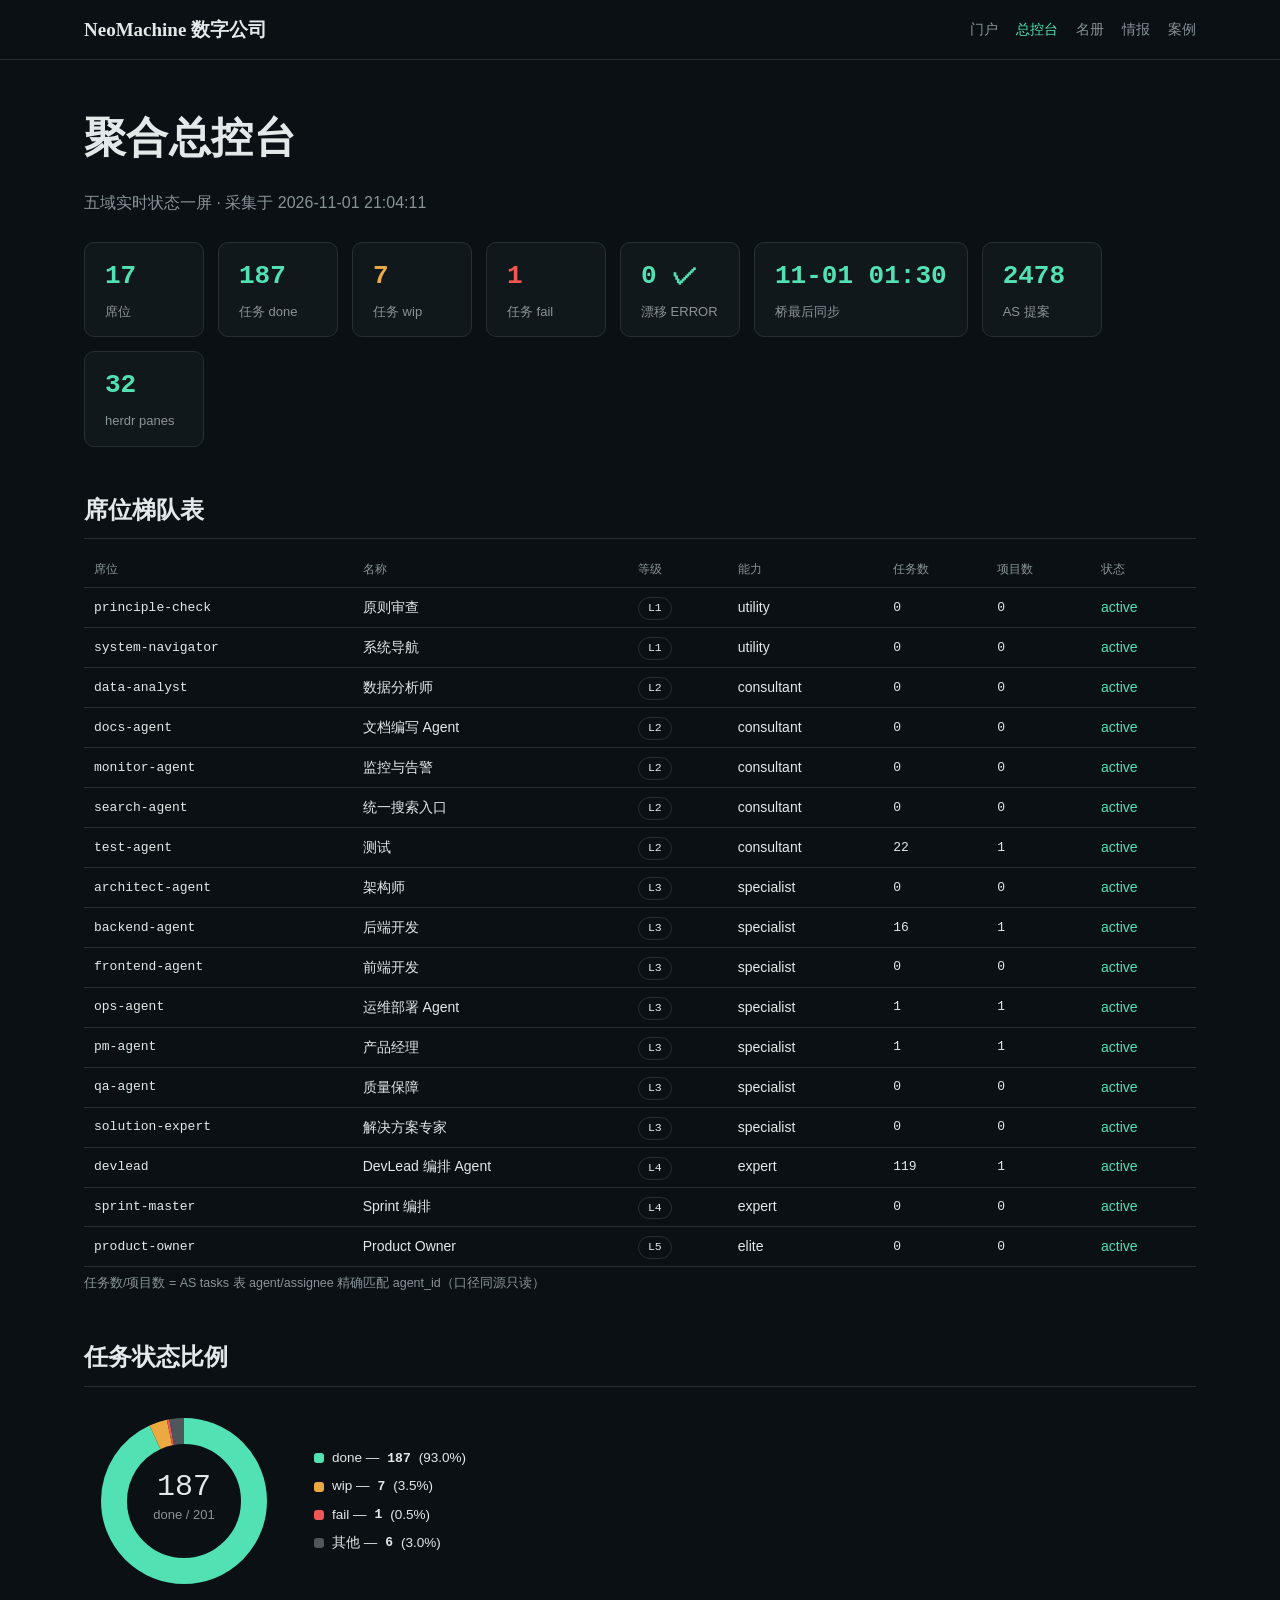
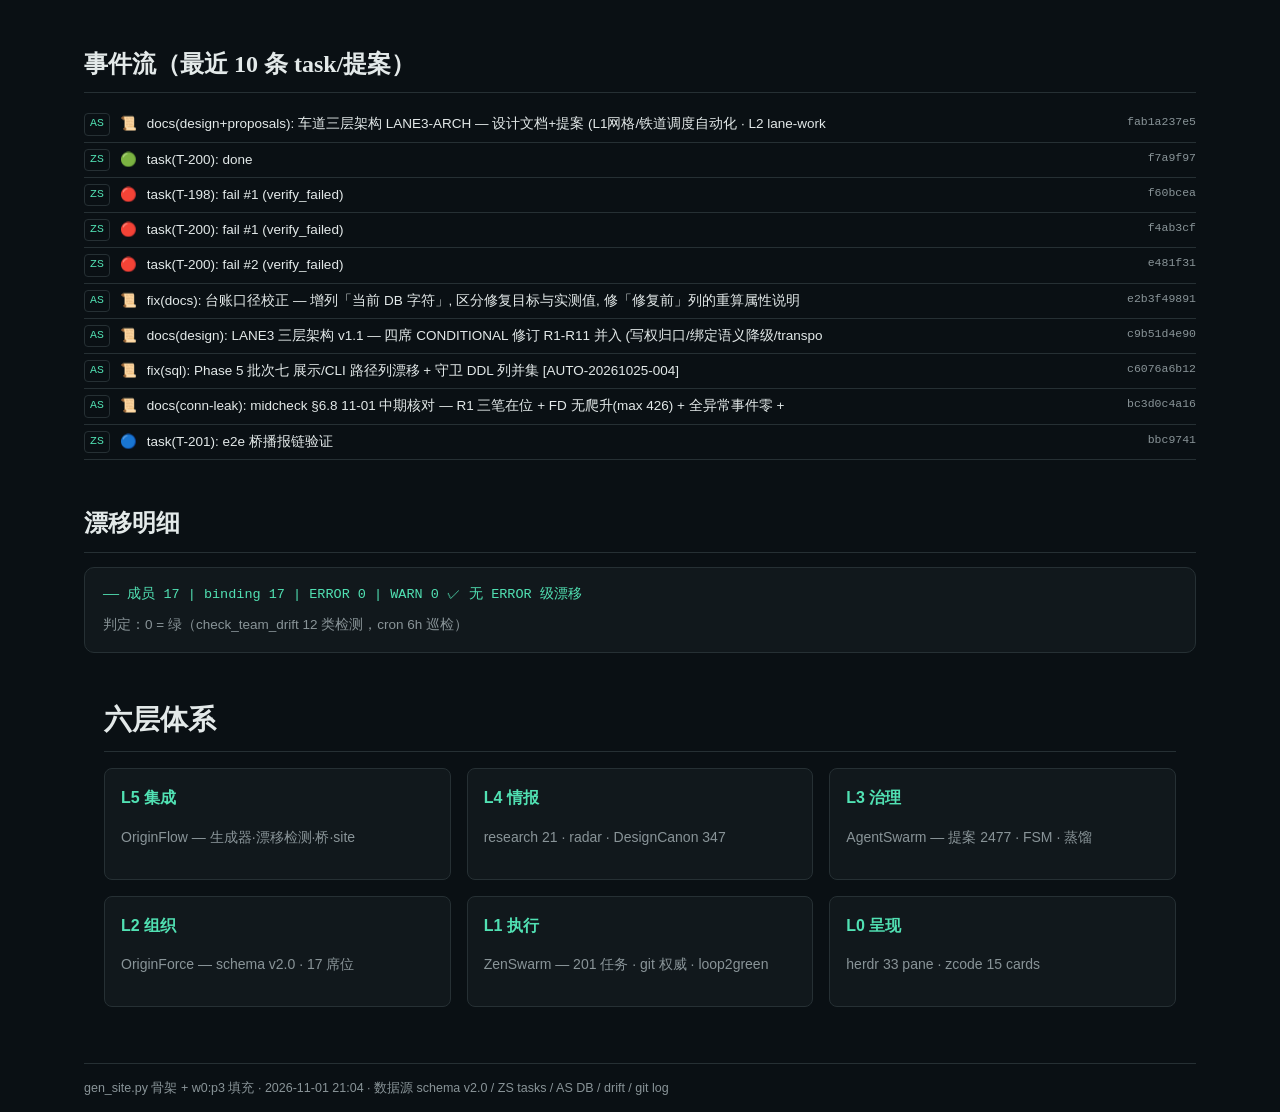
<file: site/dashboard.html>
<!doctype html>
<html lang="zh-CN"><head><meta charset="utf-8">
<meta name="viewport" content="width=device-width,initial-scale=1">
<link rel="icon" href="/favicon.svg" type="image/svg+xml">
<title>总控台 · NeoMachine 数字公司</title><style>:root{--bg:oklch(0.17 0.012 232);--surface:oklch(0.205 0.013 232);--fg:oklch(0.93 0.006 200);--muted:oklch(0.66 0.014 220);--accent:oklch(0.82 0.14 168);--border:oklch(0.30 0.015 225);--serif:Georgia,"Noto Serif SC",serif;--sans:-apple-system,"PingFang SC","Microsoft YaHei",sans-serif;--mono:"SF Mono",Menlo,Consolas,monospace;--maxw:1160px}
*{box-sizing:border-box}body{margin:0;background:var(--bg);color:var(--fg);font-family:var(--sans);line-height:1.65}
a{color:var(--accent);text-decoration:none}a:hover{text-decoration:underline}
.wrap{max-width:var(--maxw);margin:0 auto;padding:0 24px}
header{border-bottom:1px solid var(--border)}header .wrap{display:flex;justify-content:space-between;align-items:center;padding-top:14px;padding-bottom:14px}
.brand{font-family:var(--serif);font-size:19px;font-weight:700;color:var(--fg)}
nav a{margin-left:18px;color:var(--muted);font-size:14px}nav a.on,nav a:hover{color:var(--accent)}
h1{font-family:var(--serif);font-size:42px;margin:44px 0 10px;letter-spacing:.01em}
h2{font-family:var(--serif);font-size:24px;margin:44px 0 14px;padding-bottom:8px;border-bottom:1px solid var(--border)}
h3{font-family:var(--serif);font-size:17px;margin:26px 0 8px}
.lede{color:var(--muted);font-size:16px;max-width:720px}
.grid{display:grid;gap:14px}.g3{grid-template-columns:repeat(3,1fr)}.g2{grid-template-columns:repeat(2,1fr)}
@media(max-width:820px){.g3,.g2{grid-template-columns:1fr}}
.card{background:var(--surface);border:1px solid var(--border);border-radius:10px;padding:16px 18px}
.card h3{margin:0 0 6px;font-size:15px;font-family:var(--sans)}.card p{margin:0;color:var(--muted);font-size:13.5px}
.tag{display:inline-block;font-family:var(--mono);font-size:11.5px;color:var(--accent);border:1px solid var(--border);border-radius:99px;padding:1px 9px}
.tag.lv{color:var(--fg)}
table{width:100%;border-collapse:collapse;font-size:14px}th,td{text-align:left;padding:7px 10px;border-bottom:1px solid var(--border)}
th{color:var(--muted);font-weight:500;font-size:12px}.mono{font-family:var(--mono);font-size:13px}
.stats{display:flex;gap:14px;margin:26px 0 0;flex-wrap:wrap}
.stat{background:var(--surface);border:1px solid var(--border);border-radius:10px;padding:12px 20px;min-width:120px}
.stat b{font-family:var(--mono);font-size:26px;color:var(--accent);display:block}
.stat span{color:var(--muted);font-size:13px}
.stat.ok b{color:var(--accent)}.stat.warn b{color:oklch(0.78 0.14 75)}.stat.bad b{color:oklch(0.66 0.19 25)}
footer{margin:56px 0 30px;padding-top:14px;border-top:1px solid var(--border);color:var(--muted);font-size:12.5px}
.ev{display:flex;gap:10px;padding:6px 0;border-bottom:1px solid var(--border);font-size:13.5px}
.ev .src{font-family:var(--mono);font-size:11.5px;color:var(--accent);border:1px solid var(--border);border-radius:4px;padding:0 5px;white-space:nowrap}
.ev .sha{font-family:var(--mono);font-size:11.5px;color:var(--muted)}
.ev .txt{flex:1;min-width:0;overflow:hidden;text-overflow:ellipsis;white-space:nowrap}
.donut-wrap{display:flex;gap:30px;align-items:center;flex-wrap:wrap}
.legend{font-size:13.5px}.legend div{display:flex;align-items:center;gap:8px;padding:3px 0}
.dot{width:10px;height:10px;border-radius:3px;display:inline-block}
.levels-row{display:grid;grid-template-columns:90px 1fr;gap:12px;padding:12px 0;border-bottom:1px solid var(--border);align-items:start}
.levels-row>.lv{font-family:var(--mono);font-weight:700;color:var(--accent);font-size:16px;padding-top:10px}
.cards-flow{display:flex;flex-wrap:wrap;gap:10px}
.mini{background:var(--surface);border:1px solid var(--border);border-radius:10px;padding:10px 14px;min-width:230px;flex:1}
.mini h4{margin:0 0 4px;font-size:14.5px}
.mini .meta{color:var(--muted);font-size:12.5px}
.kb{display:grid;grid-template-columns:repeat(5,1fr);gap:12px}
@media(max-width:820px){.kb{grid-template-columns:1fr}}
.kb-col{background:var(--surface);border:1px solid var(--border);border-radius:10px;padding:12px}
.kb-col h4{margin:0 0 8px;font-size:13px;color:var(--muted);font-weight:500;display:flex;justify-content:space-between}
.kb-item{display:block;font-size:13px;padding:7px 8px;border:1px solid var(--border);border-radius:7px;margin-bottom:7px;background:var(--bg)}
.kb-item .sub{display:block;color:var(--muted);font-size:11.5px}
.case{background:var(--surface);border:1px solid var(--border);border-radius:10px;padding:22px 26px;margin-top:18px}
.case h2{margin-top:0;border:none;padding:0}
.case .meta{font-family:var(--mono);font-size:12px;color:var(--muted);margin-bottom:12px}
.case h3{font-size:15px;margin:18px 0 6px}
.case p,.case li{font-size:14px;color:var(--fg)}
.case p{margin:8px 0}
.case ol,.case ul{margin:6px 0;padding-left:22px}
.callout{border-left:3px solid var(--accent);background:var(--bg);padding:8px 14px;margin:12px 0;font-size:13.5px;color:var(--muted);border-radius:0 6px 6px 0}
.ext::after{content:"↗";font-size:10px;margin-left:3px;color:var(--muted)}
.filter-note{color:var(--muted);font-size:12.5px;margin-top:6px}
</style></head>
<body><header><div class="wrap"><a class="brand" href="/">NeoMachine 数字公司</a><nav><a href="/index.html">门户</a><a href="/dashboard.html" class=on>总控台</a><a href="/team/index.html">名册</a><a href="/intel/index.html">情报</a><a href="/cases/index.html">案例</a></nav></div></header>
<main class="wrap"><h1>聚合总控台</h1>
<p class="lede">五域实时状态一屏 · 采集于 2026-11-01 21:04:11</p>
<div class="stats"><div class="stat "><b>17</b><span>席位</span></div><div class="stat ok"><b>187</b><span>任务 done</span></div><div class="stat warn"><b>7</b><span>任务 wip</span></div><div class="stat bad"><b>1</b><span>任务 fail</span></div><div class="stat ok"><b>0 ✓</b><span>漂移 ERROR</span></div><div class="stat "><b>11-01 01:30</b><span>桥最后同步</span></div><div class="stat "><b>2478</b><span>AS 提案</span></div><div class="stat "><b>32</b><span>herdr panes</span></div></div>
<h2>席位梯队表</h2>
<table><thead><tr><th>席位</th><th>名称</th><th>等级</th><th>能力</th><th>任务数</th><th>项目数</th><th>状态</th></tr></thead><tbody><tr><td class="mono">principle-check</td><td>原则审查</td><td><span class="tag lv">L1</span></td><td>utility</td><td class="mono">0</td><td class="mono">0</td><td style="color:oklch(0.82 0.14 168)">active</td></tr><tr><td class="mono">system-navigator</td><td>系统导航</td><td><span class="tag lv">L1</span></td><td>utility</td><td class="mono">0</td><td class="mono">0</td><td style="color:oklch(0.82 0.14 168)">active</td></tr><tr><td class="mono">data-analyst</td><td>数据分析师</td><td><span class="tag lv">L2</span></td><td>consultant</td><td class="mono">0</td><td class="mono">0</td><td style="color:oklch(0.82 0.14 168)">active</td></tr><tr><td class="mono">docs-agent</td><td>文档编写 Agent</td><td><span class="tag lv">L2</span></td><td>consultant</td><td class="mono">0</td><td class="mono">0</td><td style="color:oklch(0.82 0.14 168)">active</td></tr><tr><td class="mono">monitor-agent</td><td>监控与告警</td><td><span class="tag lv">L2</span></td><td>consultant</td><td class="mono">0</td><td class="mono">0</td><td style="color:oklch(0.82 0.14 168)">active</td></tr><tr><td class="mono">search-agent</td><td>统一搜索入口</td><td><span class="tag lv">L2</span></td><td>consultant</td><td class="mono">0</td><td class="mono">0</td><td style="color:oklch(0.82 0.14 168)">active</td></tr><tr><td class="mono">test-agent</td><td>测试</td><td><span class="tag lv">L2</span></td><td>consultant</td><td class="mono">22</td><td class="mono">1</td><td style="color:oklch(0.82 0.14 168)">active</td></tr><tr><td class="mono">architect-agent</td><td>架构师</td><td><span class="tag lv">L3</span></td><td>specialist</td><td class="mono">0</td><td class="mono">0</td><td style="color:oklch(0.82 0.14 168)">active</td></tr><tr><td class="mono">backend-agent</td><td>后端开发</td><td><span class="tag lv">L3</span></td><td>specialist</td><td class="mono">16</td><td class="mono">1</td><td style="color:oklch(0.82 0.14 168)">active</td></tr><tr><td class="mono">frontend-agent</td><td>前端开发</td><td><span class="tag lv">L3</span></td><td>specialist</td><td class="mono">0</td><td class="mono">0</td><td style="color:oklch(0.82 0.14 168)">active</td></tr><tr><td class="mono">ops-agent</td><td>运维部署 Agent</td><td><span class="tag lv">L3</span></td><td>specialist</td><td class="mono">1</td><td class="mono">1</td><td style="color:oklch(0.82 0.14 168)">active</td></tr><tr><td class="mono">pm-agent</td><td>产品经理</td><td><span class="tag lv">L3</span></td><td>specialist</td><td class="mono">1</td><td class="mono">1</td><td style="color:oklch(0.82 0.14 168)">active</td></tr><tr><td class="mono">qa-agent</td><td>质量保障</td><td><span class="tag lv">L3</span></td><td>specialist</td><td class="mono">0</td><td class="mono">0</td><td style="color:oklch(0.82 0.14 168)">active</td></tr><tr><td class="mono">solution-expert</td><td>解决方案专家</td><td><span class="tag lv">L3</span></td><td>specialist</td><td class="mono">0</td><td class="mono">0</td><td style="color:oklch(0.82 0.14 168)">active</td></tr><tr><td class="mono">devlead</td><td>DevLead 编排 Agent</td><td><span class="tag lv">L4</span></td><td>expert</td><td class="mono">119</td><td class="mono">1</td><td style="color:oklch(0.82 0.14 168)">active</td></tr><tr><td class="mono">sprint-master</td><td>Sprint 编排</td><td><span class="tag lv">L4</span></td><td>expert</td><td class="mono">0</td><td class="mono">0</td><td style="color:oklch(0.82 0.14 168)">active</td></tr><tr><td class="mono">product-owner</td><td>Product Owner</td><td><span class="tag lv">L5</span></td><td>elite</td><td class="mono">0</td><td class="mono">0</td><td style="color:oklch(0.82 0.14 168)">active</td></tr></tbody></table><p class="filter-note">任务数/项目数 = AS tasks 表 agent/assignee 精确匹配 agent_id（口径同源只读）</p>
<h2>任务状态比例</h2>
<div class="donut-wrap"><svg width="200" height="200" viewBox="0 0 200 200" role="img" aria-label="任务状态比例"><circle cx="100" cy="100" r="70" fill="none" stroke="oklch(0.82 0.14 168)" stroke-width="26" stroke-dasharray="409.19 30.63" stroke-dashoffset="0.00" transform="rotate(-90 100 100)"/><circle cx="100" cy="100" r="70" fill="none" stroke="oklch(0.78 0.14 75)" stroke-width="26" stroke-dasharray="15.32 424.51" stroke-dashoffset="-409.19" transform="rotate(-90 100 100)"/><circle cx="100" cy="100" r="70" fill="none" stroke="oklch(0.66 0.19 25)" stroke-width="26" stroke-dasharray="2.19 437.63" stroke-dashoffset="-424.51" transform="rotate(-90 100 100)"/><circle cx="100" cy="100" r="70" fill="none" stroke="oklch(0.45 0.015 225)" stroke-width="26" stroke-dasharray="13.13 426.69" stroke-dashoffset="-426.69" transform="rotate(-90 100 100)"/><text x="100" y="94" text-anchor="middle" fill="oklch(0.93 0.006 200)" font-size="30" font-family="monospace">187</text><text x="100" y="118" text-anchor="middle" fill="oklch(0.66 0.014 220)" font-size="13">done / 201</text></svg><div class="legend"><div><span class="dot" style="background:oklch(0.82 0.14 168)"></span> done — <b class="mono">187</b> (93.0%)</div><div><span class="dot" style="background:oklch(0.78 0.14 75)"></span> wip — <b class="mono">7</b> (3.5%)</div><div><span class="dot" style="background:oklch(0.66 0.19 25)"></span> fail — <b class="mono">1</b> (0.5%)</div><div><span class="dot" style="background:oklch(0.45 0.015 225)"></span> 其他 — <b class="mono">6</b> (3.0%)</div></div></div>
<h2>事件流（最近 10 条 task/提案）</h2>
<div class="ev"><span class="src">AS</span><span class="emoji">📜</span><span class="txt">docs(design+proposals): 车道三层架构 LANE3-ARCH — 设计文档+提案 (L1网格/铁道调度自动化 · L2 lane-work</span><span class="sha">fab1a237e5</span></div><div class="ev"><span class="src">ZS</span><span class="emoji">🟢</span><span class="txt">task(T-200): done</span><span class="sha">f7a9f97</span></div><div class="ev"><span class="src">ZS</span><span class="emoji">🔴</span><span class="txt">task(T-198): fail #1 (verify_failed)</span><span class="sha">f60bcea</span></div><div class="ev"><span class="src">ZS</span><span class="emoji">🔴</span><span class="txt">task(T-200): fail #1 (verify_failed)</span><span class="sha">f4ab3cf</span></div><div class="ev"><span class="src">ZS</span><span class="emoji">🔴</span><span class="txt">task(T-200): fail #2 (verify_failed)</span><span class="sha">e481f31</span></div><div class="ev"><span class="src">AS</span><span class="emoji">📜</span><span class="txt">fix(docs): 台账口径校正 — 增列「当前 DB 字符」, 区分修复目标与实测值, 修「修复前」列的重算属性说明</span><span class="sha">e2b3f49891</span></div><div class="ev"><span class="src">AS</span><span class="emoji">📜</span><span class="txt">docs(design): LANE3 三层架构 v1.1 — 四席 CONDITIONAL 修订 R1-R11 并入 (写权归口/绑定语义降级/transpo</span><span class="sha">c9b51d4e90</span></div><div class="ev"><span class="src">AS</span><span class="emoji">📜</span><span class="txt">fix(sql): Phase 5 批次七 展示/CLI 路径列漂移 + 守卫 DDL 列并集 [AUTO-20261025-004]</span><span class="sha">c6076a6b12</span></div><div class="ev"><span class="src">AS</span><span class="emoji">📜</span><span class="txt">docs(conn-leak): midcheck §6.8 11-01 中期核对 — R1 三笔在位 + FD 无爬升(max 426) + 全异常事件零 +</span><span class="sha">bc3d0c4a16</span></div><div class="ev"><span class="src">ZS</span><span class="emoji">🔵</span><span class="txt">task(T-201): e2e 桥播报链验证</span><span class="sha">bbc9741</span></div>
<h2>漂移明细</h2>
<div class="card"><p class="mono" style="color:oklch(0.82 0.14 168)">—— 成员 17 | binding 17 | ERROR 0 | WARN 0 ✓ 无 ERROR 级漂移</p>
<p style="margin-top:8px">判定：0 = 绿（check_team_drift 12 类检测，cron 6h 巡检）</p></div>
<section id="layers" style="max-width:1160px;margin:40px auto;padding:0 20px">
<h2 style="color:var(--fg);font-family:var(--serif);font-size:28px;margin-bottom:16px">六层体系</h2>
<div style="display:grid;grid-template-columns:repeat(3,1fr);gap:16px">
<div style="background:var(--surface);border:1px solid var(--border);border-radius:8px;padding:16px"><b style="color:var(--accent)">L5 集成</b><p style="color:var(--muted);font-size:14px">OriginFlow — 生成器·漂移检测·桥·site</p></div>
<div style="background:var(--surface);border:1px solid var(--border);border-radius:8px;padding:16px"><b style="color:var(--accent)">L4 情报</b><p style="color:var(--muted);font-size:14px">research 21 · radar · DesignCanon 347</p></div>
<div style="background:var(--surface);border:1px solid var(--border);border-radius:8px;padding:16px"><b style="color:var(--accent)">L3 治理</b><p style="color:var(--muted);font-size:14px">AgentSwarm — 提案 2477 · FSM · 蒸馏</p></div>
<div style="background:var(--surface);border:1px solid var(--border);border-radius:8px;padding:16px"><b style="color:var(--accent)">L2 组织</b><p style="color:var(--muted);font-size:14px">OriginForce — schema v2.0 · 17 席位</p></div>
<div style="background:var(--surface);border:1px solid var(--border);border-radius:8px;padding:16px"><b style="color:var(--accent)">L1 执行</b><p style="color:var(--muted);font-size:14px">ZenSwarm — 201 任务 · git 权威 · loop2green</p></div>
<div style="background:var(--surface);border:1px solid var(--border);border-radius:8px;padding:16px"><b style="color:var(--accent)">L0 呈现</b><p style="color:var(--muted);font-size:14px">herdr 33 pane · zcode 15 cards</p></div>
</div>
</section>
<footer>gen_site.py 骨架 + w0:p3 填充 · 2026-11-01 21:04 · 数据源 schema v2.0 / ZS tasks / AS DB / drift / git log</footer>
</main>


<script>
// 席位梯队表排序
document.querySelectorAll('table th').forEach((th, idx) => {
  th.style.cursor = 'pointer';
  th.addEventListener('click', () => {
    const table = th.closest('table');
    const tbody = table.querySelector('tbody');
    const rows = Array.from(tbody.querySelectorAll('tr'));
    const asc = th.dataset.asc !== 'true';
    th.dataset.asc = asc;
    rows.sort((a, b) => {
      const av = a.cells[idx].textContent.trim();
      const bv = b.cells[idx].textContent.trim();
      const an = parseFloat(av), bn = parseFloat(bv);
      if (!isNaN(an) && !isNaN(bn)) return asc ? an - bn : bn - an;
      return asc ? av.localeCompare(bv) : bv.localeCompare(av);
    });
    rows.forEach(r => tbody.appendChild(r));
  });
});
</script>

</body></html>
</file>
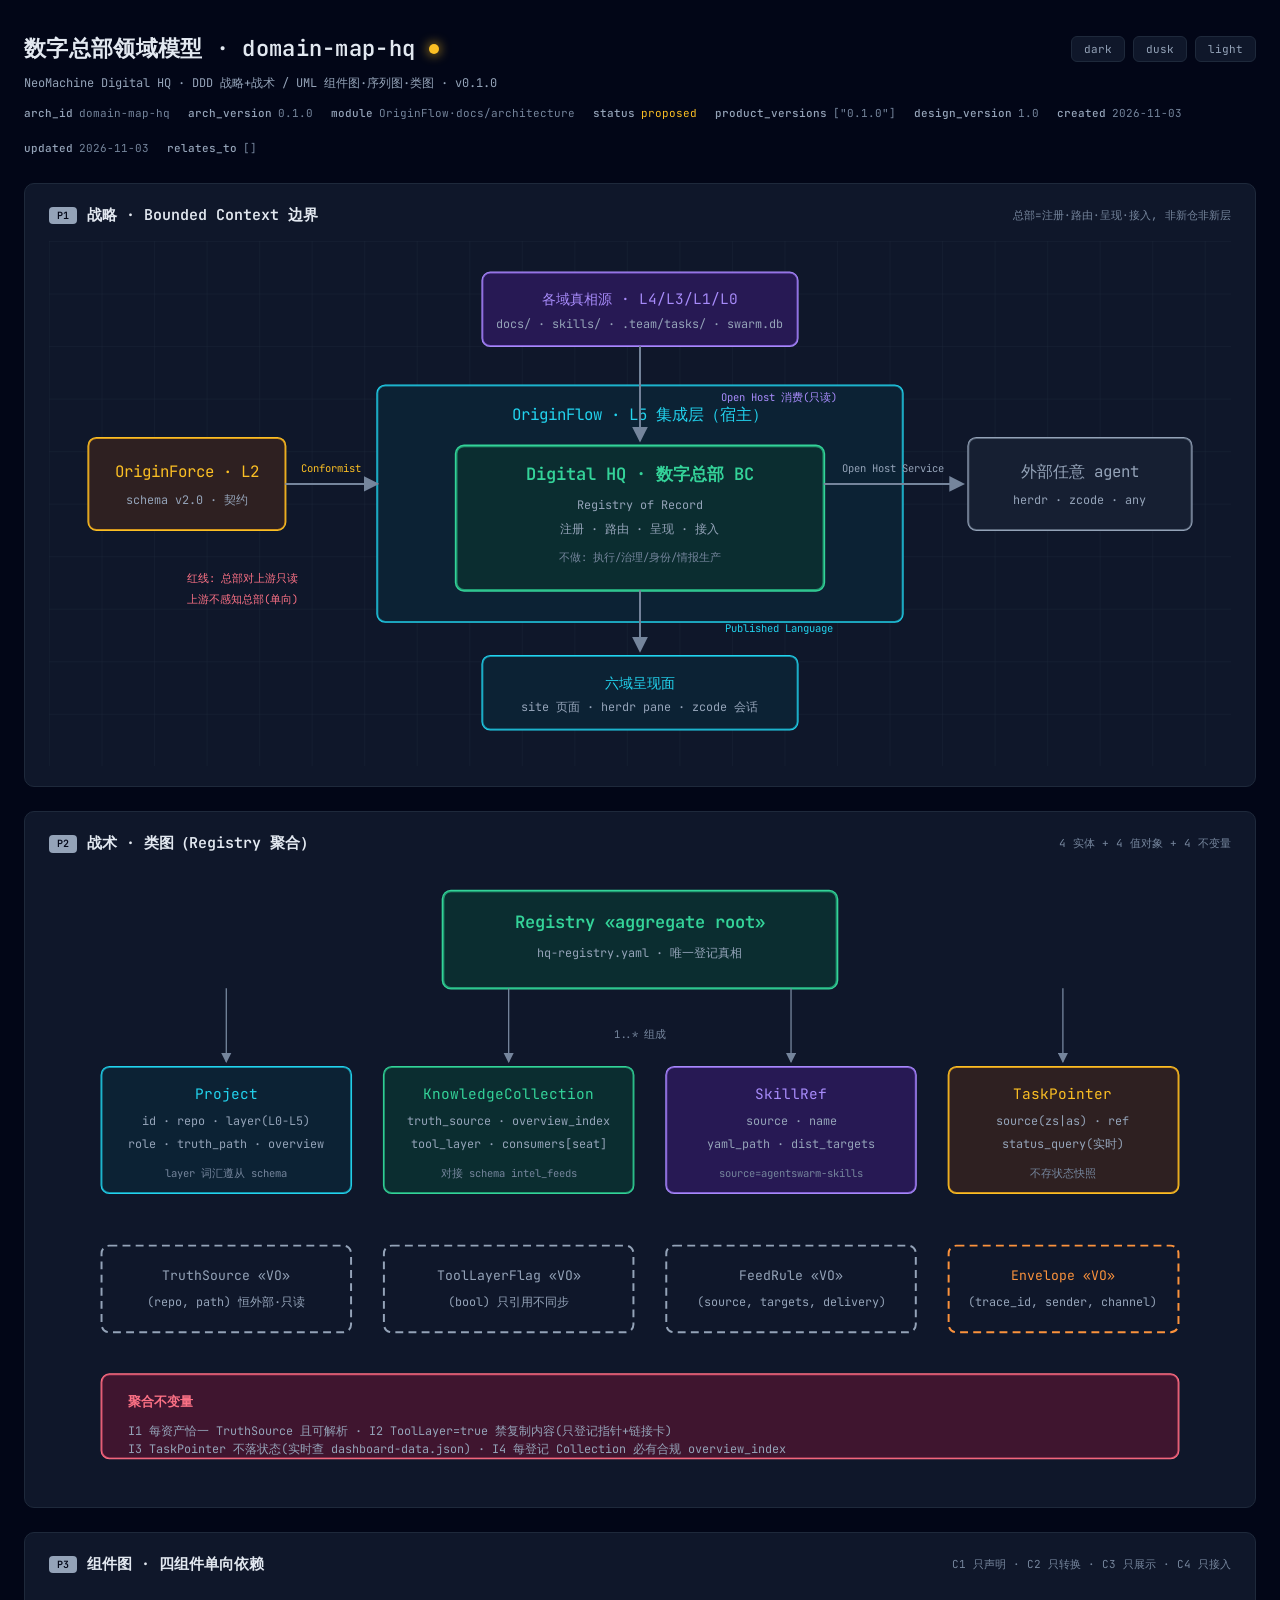
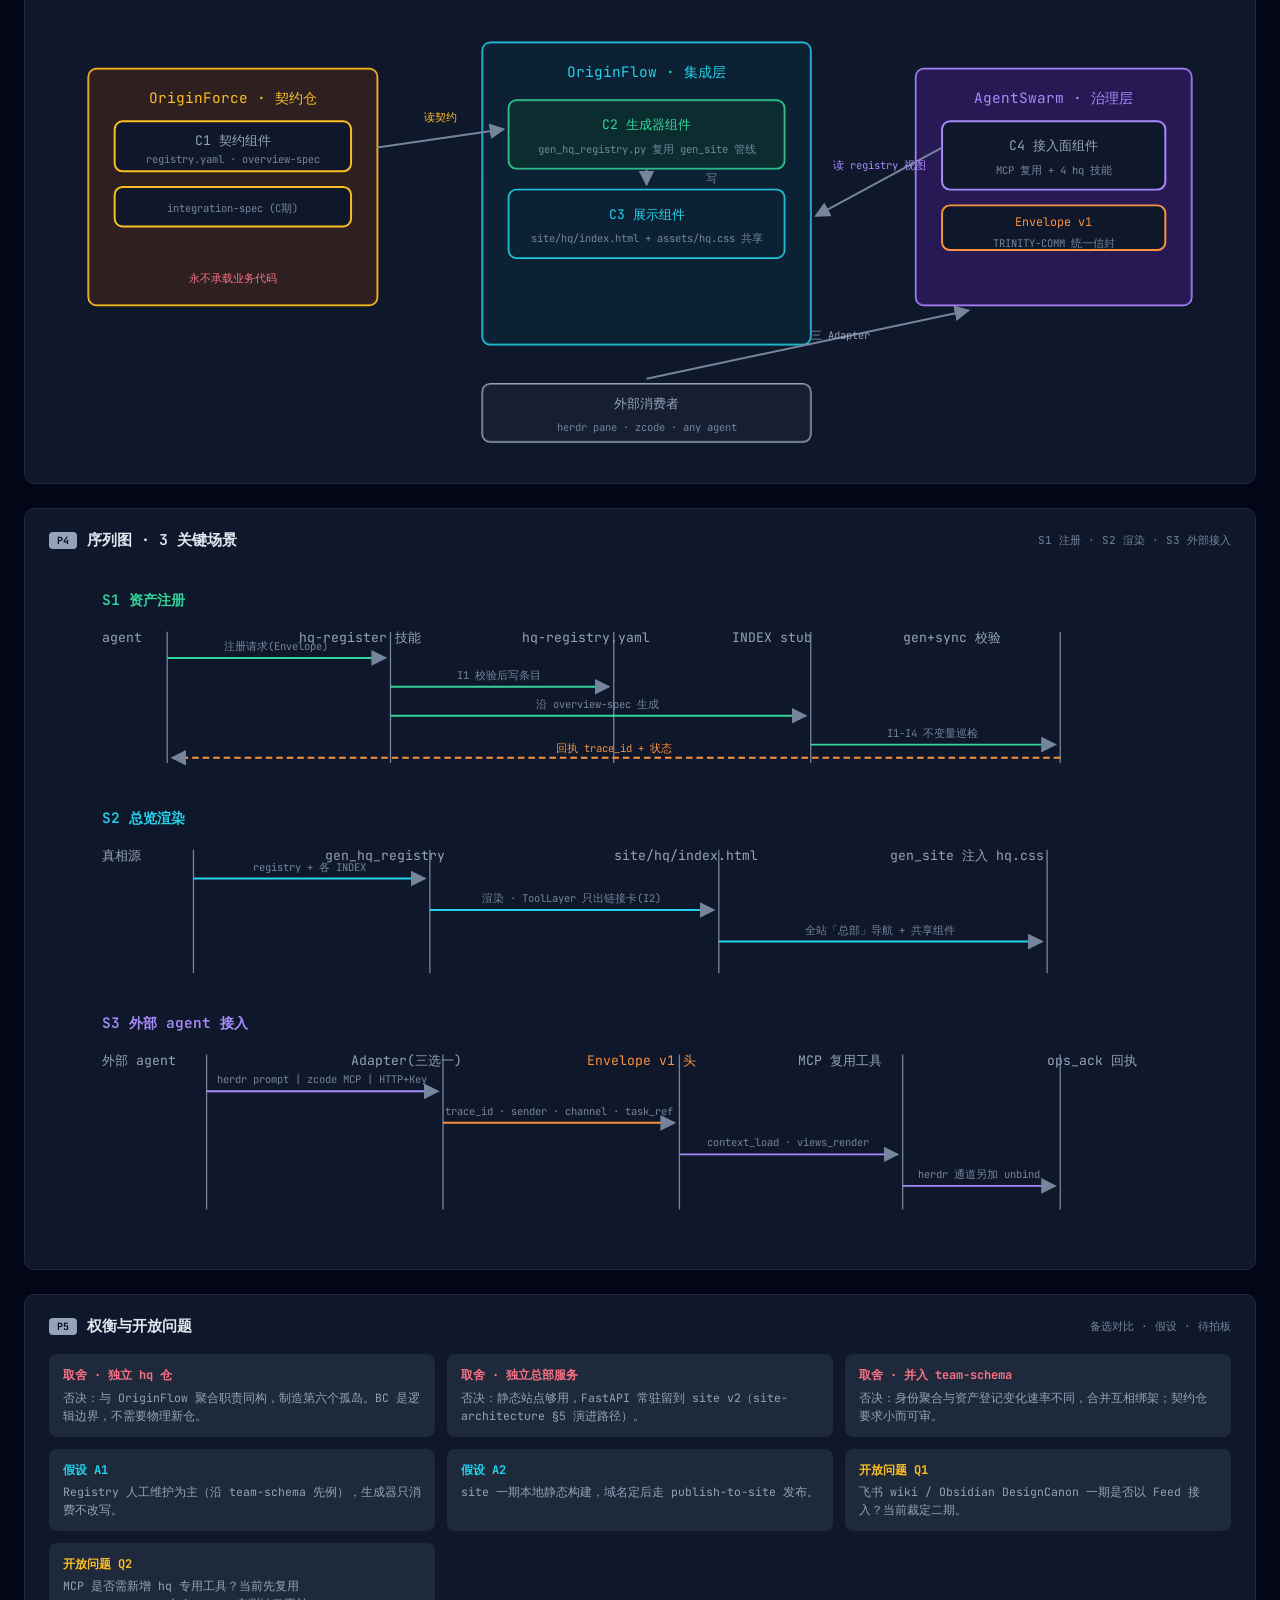
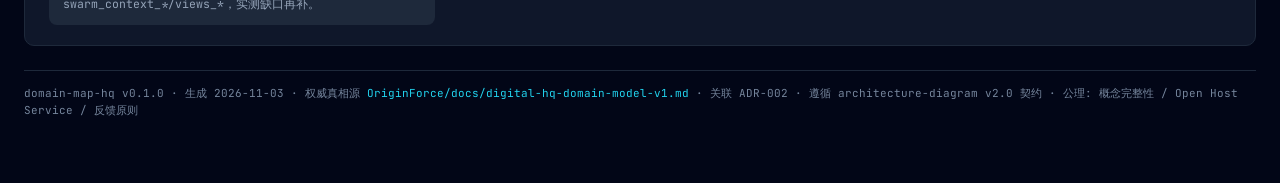
<file: docs/architecture/domain-map-hq-0.1.0.html>
<!--
arch_id: "domain-map-hq"
arch_version: "0.1.0"
module: "OriginFlow·docs/architecture(数字总部领域模型视图)"
status: "<spanstyle="color:var(--amber)">proposed"
product_versions: ["0.1.0"]
design_version: "1.0"
created: "2026-11-03"
updated: "2026-11-03"
relates_to: []
acceptance: "bash /home/hector/DevSpace/ZenSwarm/scripts/arch-drift-check.sh domain-map-hq (9 meta-row 字段 + panel>=3 + SVG 禁 hex + 7 语义色 + theme-inline + addEventListener + footer)"
panels: ["P1 战略·BC 边界", "P2 战术·类图", "P3 组件图", "P4 序列图", "P5 权衡与开放问题"]
supersedes: []
authority: "OriginForce/docs/digital-hq-domain-model-v1.md (图是设计的视图, md 是设计的权威)"
axiom_check: "概念完整性/Open Host Service/反馈原则"
-->
<!DOCTYPE html>
<html lang="zh-CN" data-theme="dark">
<head>
<meta charset="UTF-8">
<meta name="viewport" content="width=device-width, initial-scale=1.0, viewport-fit=cover"/>
<title>数字总部领域模型 · DDD+UML（v0.1.0, 2026-11-03）</title>
<link rel="preconnect" href="https://fonts.googleapis.com">
<link rel="preconnect" href="https://fonts.gstatic.com" crossorigin>
<link href="https://fonts.googleapis.com/css2?family=JetBrains+Mono:wght@300;400;500;600&display=swap" rel="stylesheet">
<style id="theme-inline">
:root{--bg:#020617;--card:#0f172a;--card-border:#1e293b;--text:#e2e8f0;--text-dim:#94a3b8;--text-muted:#75859c;--cyan:#22d3ee;--emerald:#34d399;--violet:#a78bfa;--amber:#fbbf24;--rose:#fb7185;--orange:#fb923c;--slate:#94a3b8}
html[data-theme="dusk"]{--bg:#1a1208;--card:#241a0e;--card-border:#3a2c16;--text:#f5e9d0;--text-dim:#c9b68f;--text-muted:#9c8a68;--cyan:#67e8f9;--emerald:#6ee7b7;--violet:#c4b5fd;--amber:#fde047;--rose:#fda4af;--orange:#fdba74;--slate:#cbd5e1}
html[data-theme="light"]{--bg:#f8fafc;--card:#ffffff;--card-border:#e2e8f0;--text:#0f172a;--text-dim:#475569;--text-muted:#94a3b8;--cyan:#0891b2;--emerald:#059669;--violet:#7c3aed;--amber:#d97706;--rose:#e11d48;--orange:#ea580c;--slate:#64748b}
</style>
<style>
*{box-sizing:border-box;margin:0;padding:0}
body{background:var(--bg);color:var(--text);font-family:'JetBrains Mono',ui-monospace,monospace;font-size:13px;line-height:1.55;min-height:100vh;padding:32px 24px 64px}
.container{max-width:1320px;margin:0 auto}
header{display:flex;align-items:center;gap:14px;margin-bottom:8px}
.title{font-size:22px;font-weight:600;letter-spacing:.3px}
.dot{width:10px;height:10px;border-radius:50%;background:var(--amber);box-shadow:0 0 12px var(--amber);animation:pulse 2.2s infinite}
@keyframes pulse{0%,100%{opacity:1;transform:scale(1)}50%{opacity:.45;transform:scale(.85)}}
.subtitle{color:var(--text-dim);font-size:12px;margin-bottom:12px}
.theme-switch{margin-left:auto;display:flex;gap:8px}
.theme-switch button{background:var(--card);border:1px solid var(--card-border);color:var(--text-dim);font-family:inherit;font-size:11px;padding:5px 12px;border-radius:6px;cursor:pointer}
.theme-switch button:hover{color:var(--text);border-color:var(--text-muted)}
.meta-row{display:flex;flex-wrap:wrap;gap:18px;margin-bottom:26px;font-size:11px;color:var(--text-muted)}
.meta-row span strong{color:var(--text-dim);font-weight:500;margin-right:6px}
.panel{background:var(--card);border:1px solid var(--card-border);border-radius:10px;padding:20px 24px;margin-bottom:24px;overflow-x:auto}
.panel-head{display:flex;align-items:center;gap:10px;margin-bottom:14px}
.panel-head .pn{font-size:10px;color:var(--bg);background:var(--text-dim);border-radius:4px;padding:1px 8px;font-weight:600}
.panel-head .pt{font-size:15px;font-weight:600}
.panel-head .pd{font-size:11px;color:var(--text-muted);margin-left:auto}
svg{min-width:720px;width:100%;height:auto;display:block}
svg text{font-family:'JetBrains Mono',ui-monospace,monospace}
.note{font-size:11px;color:var(--text-muted);margin-top:10px}
.cards{display:grid;grid-template-columns:repeat(3,1fr);gap:12px;margin-top:16px}
@media(max-width:820px){.cards{grid-template-columns:1fr}}
.qcard{background:var(--card-border);border-radius:8px;padding:12px 14px;font-size:11.5px}
.qcard b{display:block;margin-bottom:4px;font-size:12px}
.qcard.assume b{color:var(--cyan)}.qcard.open b{color:var(--amber)}.qcard.trade b{color:var(--rose)}
.qcard span{color:var(--text-dim)}
footer{border-top:1px solid var(--card-border);margin-top:12px;padding-top:14px;font-size:11px;color:var(--text-muted)}
footer a{color:var(--cyan);text-decoration:none}
</style>
</head>
<body>
<div class="container">
<header>
<div class="title">数字总部领域模型 · domain-map-hq</div>
<div class="dot"></div>
<div class="theme-switch">
<button data-t="dark">dark</button>
<button data-t="dusk">dusk</button>
<button data-t="light">light</button>
</div>
</header>
<div class="subtitle">NeoMachine Digital HQ · DDD 战略+战术 / UML 组件图·序列图·类图 · v0.1.0</div>
<div class="meta-row">
<span><strong>arch_id</strong>domain-map-hq</span>
<span><strong>arch_version</strong>0.1.0</span>
<span><strong>module</strong>OriginFlow·docs/architecture</span>
<span><strong>status</strong><span style="color:var(--amber)">proposed</span></span>
<span><strong>product_versions</strong>["0.1.0"]</span>
<span><strong>design_version</strong>1.0</span>
<span><strong>created</strong>2026-11-03</span>
<span><strong>updated</strong>2026-11-03</span>
<span><strong>relates_to</strong>[]</span>
</div>

<div class="panel">
<div class="panel-head"><span class="pn">P1</span><span class="pt">战略 · Bounded Context 边界</span><span class="pd">总部=注册·路由·呈现·接入, 非新仓非新层</span></div>
<svg viewBox="0 0 900 400" xmlns="http://www.w3.org/2000/svg">
<defs>
<pattern id="grid1" width="40" height="40" patternUnits="userSpaceOnUse">
<path d="M 40 0 L 0 0 0 40" fill="none" stroke="var(--card-border)" stroke-width="0.5"/>
</pattern>
<marker id="arr1" markerWidth="8" markerHeight="8" refX="7" refY="4" orient="auto">
<path d="M0,0 L8,4 L0,8 z" fill="var(--text-muted)"/>
</marker>
</defs>
<rect x="0" y="0" width="900" height="400" fill="var(--card)" stroke="none"/>
<rect x="0" y="0" width="900" height="400" fill="url(#grid1)" stroke="none"/>
<!-- OriginFlow 容器 -->
<rect x="250" y="110" width="400" height="180" rx="6" fill="var(--card)" stroke="var(--cyan)" stroke-width="1.5"/>
<rect x="250" y="110" width="400" height="180" rx="6" fill="rgba(8,51,68,0.4)" stroke="none"/>
<text x="450" y="136" text-anchor="middle" font-size="12" fill="var(--cyan)">OriginFlow · L5 集成层（宿主）</text>
<!-- Digital HQ BC -->
<rect x="310" y="156" width="280" height="110" rx="6" fill="var(--card)" stroke="var(--emerald)" stroke-width="2"/>
<rect x="310" y="156" width="280" height="110" rx="6" fill="rgba(6,78,59,0.4)" stroke="none"/>
<text x="450" y="182" text-anchor="middle" font-size="13" fill="var(--emerald)" font-weight="600">Digital HQ · 数字总部 BC</text>
<text x="450" y="204" text-anchor="middle" font-size="9" fill="var(--text-dim)">Registry of Record</text>
<text x="450" y="222" text-anchor="middle" font-size="9" fill="var(--text-dim)">注册 · 路由 · 呈现 · 接入</text>
<text x="450" y="244" text-anchor="middle" font-size="8" fill="var(--text-muted)">不做: 执行/治理/身份/情报生产</text>
<!-- OriginForce 上游 -->
<rect x="30" y="150" width="150" height="70" rx="6" fill="var(--card)" stroke="var(--amber)" stroke-width="1.5"/>
<rect x="30" y="150" width="150" height="70" rx="6" fill="rgba(120,53,15,0.3)" stroke="none"/>
<text x="105" y="180" text-anchor="middle" font-size="12" fill="var(--amber)">OriginForce · L2</text>
<text x="105" y="200" text-anchor="middle" font-size="9" fill="var(--text-dim)">schema v2.0 · 契约</text>
<line x1="180" y1="185" x2="250" y2="185" stroke="var(--text-muted)" stroke-width="1.5" marker-end="url(#arr1)"/>
<text x="215" y="176" text-anchor="middle" font-size="8" fill="var(--amber)">Conformist</text>
<!-- 上方各域真相源 -->
<rect x="330" y="24" width="240" height="56" rx="6" fill="var(--card)" stroke="var(--violet)" stroke-width="1.5"/>
<rect x="330" y="24" width="240" height="56" rx="6" fill="rgba(76,29,149,0.4)" stroke="none"/>
<text x="450" y="48" text-anchor="middle" font-size="11" fill="var(--violet)">各域真相源 · L4/L3/L1/L0</text>
<text x="450" y="66" text-anchor="middle" font-size="9" fill="var(--text-dim)">docs/ · skills/ · .team/tasks/ · swarm.db</text>
<line x1="450" y1="80" x2="450" y2="152" stroke="var(--text-muted)" stroke-width="1.5" marker-end="url(#arr1)"/>
<text x="556" y="122" text-anchor="middle" font-size="8" fill="var(--violet)">Open Host 消费(只读)</text>
<!-- 下方呈现面 -->
<rect x="330" y="316" width="240" height="56" rx="6" fill="var(--card)" stroke="var(--cyan)" stroke-width="1.5"/>
<rect x="330" y="316" width="240" height="56" rx="6" fill="rgba(8,51,68,0.4)" stroke="none"/>
<text x="450" y="340" text-anchor="middle" font-size="11" fill="var(--cyan)">六域呈现面</text>
<text x="450" y="358" text-anchor="middle" font-size="9" fill="var(--text-dim)">site 页面 · herdr pane · zcode 会话</text>
<line x1="450" y1="266" x2="450" y2="312" stroke="var(--text-muted)" stroke-width="1.5" marker-end="url(#arr1)"/>
<text x="556" y="298" text-anchor="middle" font-size="8" fill="var(--cyan)">Published Language</text>
<!-- 右侧外部 -->
<rect x="700" y="150" width="170" height="70" rx="6" fill="var(--card)" stroke="var(--slate)" stroke-width="1.5"/>
<rect x="700" y="150" width="170" height="70" rx="6" fill="rgba(30,41,59,0.5)" stroke="none"/>
<text x="785" y="180" text-anchor="middle" font-size="12" fill="var(--slate)">外部任意 agent</text>
<text x="785" y="200" text-anchor="middle" font-size="9" fill="var(--text-dim)">herdr · zcode · any</text>
<line x1="590" y1="185" x2="696" y2="185" stroke="var(--text-muted)" stroke-width="1.5" marker-end="url(#arr1)"/>
<text x="643" y="176" text-anchor="middle" font-size="8" fill="var(--slate)">Open Host Service</text>
<!-- 红线注记 -->
<text x="105" y="260" font-size="8" fill="var(--rose)">红线: 总部对上游只读</text>
<text x="105" y="276" font-size="8" fill="var(--rose)">上游不感知总部(单向)</text>
</svg>
</div>

<div class="panel">
<div class="panel-head"><span class="pn">P2</span><span class="pt">战术 · 类图（Registry 聚合）</span><span class="pd">4 实体 + 4 值对象 + 4 不变量</span></div>
<svg viewBox="0 0 900 470" xmlns="http://www.w3.org/2000/svg">
<defs>
<marker id="arr2" markerWidth="8" markerHeight="8" refX="7" refY="4" orient="auto">
<path d="M0,0 L8,4 L0,8 z" fill="var(--text-muted)"/>
</marker>
</defs>
<!-- 聚合根 -->
<rect x="300" y="16" width="300" height="74" rx="6" fill="var(--card)" stroke="var(--emerald)" stroke-width="2"/>
<rect x="300" y="16" width="300" height="74" rx="6" fill="rgba(6,78,59,0.4)" stroke="none"/>
<text x="450" y="44" text-anchor="middle" font-size="13" fill="var(--emerald)" font-weight="600">Registry «aggregate root»</text>
<text x="450" y="66" text-anchor="middle" font-size="9" fill="var(--text-dim)">hq-registry.yaml · 唯一登记真相</text>
<!-- 四实体 -->
<rect x="40" y="150" width="190" height="96" rx="6" fill="var(--card)" stroke="var(--cyan)" stroke-width="1.5"/>
<rect x="40" y="150" width="190" height="96" rx="6" fill="rgba(8,51,68,0.4)" stroke="none"/>
<text x="135" y="174" text-anchor="middle" font-size="11" fill="var(--cyan)">Project</text>
<text x="135" y="194" text-anchor="middle" font-size="9" fill="var(--text-dim)">id · repo · layer(L0-L5)</text>
<text x="135" y="212" text-anchor="middle" font-size="9" fill="var(--text-dim)">role · truth_path · overview</text>
<text x="135" y="234" text-anchor="middle" font-size="8" fill="var(--text-muted)">layer 词汇遵从 schema</text>
<rect x="255" y="150" width="190" height="96" rx="6" fill="var(--card)" stroke="var(--emerald)" stroke-width="1.5"/>
<rect x="255" y="150" width="190" height="96" rx="6" fill="rgba(6,78,59,0.4)" stroke="none"/>
<text x="350" y="174" text-anchor="middle" font-size="11" fill="var(--emerald)">KnowledgeCollection</text>
<text x="350" y="194" text-anchor="middle" font-size="9" fill="var(--text-dim)">truth_source · overview_index</text>
<text x="350" y="212" text-anchor="middle" font-size="9" fill="var(--text-dim)">tool_layer · consumers[seat]</text>
<text x="350" y="234" text-anchor="middle" font-size="8" fill="var(--text-muted)">对接 schema intel_feeds</text>
<rect x="470" y="150" width="190" height="96" rx="6" fill="var(--card)" stroke="var(--violet)" stroke-width="1.5"/>
<rect x="470" y="150" width="190" height="96" rx="6" fill="rgba(76,29,149,0.4)" stroke="none"/>
<text x="565" y="174" text-anchor="middle" font-size="11" fill="var(--violet)">SkillRef</text>
<text x="565" y="194" text-anchor="middle" font-size="9" fill="var(--text-dim)">source · name</text>
<text x="565" y="212" text-anchor="middle" font-size="9" fill="var(--text-dim)">yaml_path · dist_targets</text>
<text x="565" y="234" text-anchor="middle" font-size="8" fill="var(--text-muted)">source=agentswarm-skills</text>
<rect x="685" y="150" width="175" height="96" rx="6" fill="var(--card)" stroke="var(--amber)" stroke-width="1.5"/>
<rect x="685" y="150" width="175" height="96" rx="6" fill="rgba(120,53,15,0.3)" stroke="none"/>
<text x="772" y="174" text-anchor="middle" font-size="11" fill="var(--amber)">TaskPointer</text>
<text x="772" y="194" text-anchor="middle" font-size="9" fill="var(--text-dim)">source(zs|as) · ref</text>
<text x="772" y="212" text-anchor="middle" font-size="9" fill="var(--text-dim)">status_query(实时)</text>
<text x="772" y="234" text-anchor="middle" font-size="8" fill="var(--text-muted)">不存状态快照</text>
<line x1="135" y1="90" x2="135" y2="146" stroke="var(--text-muted)" stroke-width="1" marker-end="url(#arr2)"/>
<line x1="350" y1="90" x2="350" y2="146" stroke="var(--text-muted)" stroke-width="1" marker-end="url(#arr2)"/>
<line x1="565" y1="90" x2="565" y2="146" stroke="var(--text-muted)" stroke-width="1" marker-end="url(#arr2)"/>
<line x1="772" y1="90" x2="772" y2="146" stroke="var(--text-muted)" stroke-width="1" marker-end="url(#arr2)"/>
<text x="450" y="128" text-anchor="middle" font-size="8" fill="var(--text-muted)">1..* 组成</text>
<!-- 四值对象(虚线=值对象) -->
<rect x="40" y="286" width="190" height="66" rx="6" fill="none" stroke="var(--slate)" stroke-width="1.5" stroke-dasharray="6 4"/>
<text x="135" y="312" text-anchor="middle" font-size="10" fill="var(--slate)">TruthSource «VO»</text>
<text x="135" y="332" text-anchor="middle" font-size="9" fill="var(--text-dim)">(repo, path) 恒外部·只读</text>
<rect x="255" y="286" width="190" height="66" rx="6" fill="none" stroke="var(--slate)" stroke-width="1.5" stroke-dasharray="6 4"/>
<text x="350" y="312" text-anchor="middle" font-size="10" fill="var(--slate)">ToolLayerFlag «VO»</text>
<text x="350" y="332" text-anchor="middle" font-size="9" fill="var(--text-dim)">(bool) 只引用不同步</text>
<rect x="470" y="286" width="190" height="66" rx="6" fill="none" stroke="var(--slate)" stroke-width="1.5" stroke-dasharray="6 4"/>
<text x="565" y="312" text-anchor="middle" font-size="10" fill="var(--slate)">FeedRule «VO»</text>
<text x="565" y="332" text-anchor="middle" font-size="9" fill="var(--text-dim)">(source, targets, delivery)</text>
<rect x="685" y="286" width="175" height="66" rx="6" fill="none" stroke="var(--orange)" stroke-width="1.5" stroke-dasharray="6 4"/>
<text x="772" y="312" text-anchor="middle" font-size="10" fill="var(--orange)">Envelope «VO»</text>
<text x="772" y="332" text-anchor="middle" font-size="9" fill="var(--text-dim)">(trace_id, sender, channel)</text>
<!-- 不变量 -->
<rect x="40" y="384" width="820" height="64" rx="6" fill="var(--card)" stroke="var(--rose)" stroke-width="1.5"/>
<rect x="40" y="384" width="820" height="64" rx="6" fill="rgba(136,19,55,0.4)" stroke="none"/>
<text x="60" y="408" font-size="10" fill="var(--rose)" font-weight="600">聚合不变量</text>
<text x="60" y="430" font-size="9" fill="var(--text-dim)">I1 每资产恰一 TruthSource 且可解析 · I2 ToolLayer=true 禁复制内容(只登记指针+链接卡)</text>
<text x="60" y="444" font-size="9" fill="var(--text-dim)">I3 TaskPointer 不落状态(实时查 dashboard-data.json) · I4 每登记 Collection 必有合规 overview_index</text>
</svg>
</div>

<div class="panel">
<div class="panel-head"><span class="pn">P3</span><span class="pt">组件图 · 四组件单向依赖</span><span class="pd">C1 只声明 · C2 只转换 · C3 只展示 · C4 只接入</span></div>
<svg viewBox="0 0 900 360" xmlns="http://www.w3.org/2000/svg">
<defs>
<marker id="arr3" markerWidth="8" markerHeight="8" refX="7" refY="4" orient="auto">
<path d="M0,0 L8,4 L0,8 z" fill="var(--text-muted)"/>
</marker>
</defs>
<!-- OriginForce 容器 -->
<rect x="30" y="60" width="220" height="180" rx="6" fill="var(--card)" stroke="var(--amber)" stroke-width="1.5"/>
<rect x="30" y="60" width="220" height="180" rx="6" fill="rgba(120,53,15,0.3)" stroke="none"/>
<text x="140" y="86" text-anchor="middle" font-size="11" fill="var(--amber)">OriginForce · 契约仓</text>
<rect x="50" y="100" width="180" height="38" rx="6" fill="var(--card)" stroke="var(--amber)" stroke-width="1.5"/>
<text x="140" y="118" text-anchor="middle" font-size="10" fill="var(--text-dim)">C1 契约组件</text>
<text x="140" y="132" text-anchor="middle" font-size="8" fill="var(--text-muted)">registry.yaml · overview-spec</text>
<rect x="50" y="150" width="180" height="30" rx="6" fill="var(--card)" stroke="var(--amber)" stroke-width="1.5"/>
<text x="140" y="169" text-anchor="middle" font-size="8" fill="var(--text-muted)">integration-spec (C期)</text>
<text x="140" y="222" text-anchor="middle" font-size="8" fill="var(--rose)">永不承载业务代码</text>
<!-- OriginFlow 容器 -->
<rect x="330" y="40" width="250" height="230" rx="6" fill="var(--card)" stroke="var(--cyan)" stroke-width="1.5"/>
<rect x="330" y="40" width="250" height="230" rx="6" fill="rgba(8,51,68,0.4)" stroke="none"/>
<text x="455" y="66" text-anchor="middle" font-size="11" fill="var(--cyan)">OriginFlow · 集成层</text>
<rect x="350" y="84" width="210" height="52" rx="6" fill="var(--card)" stroke="var(--emerald)" stroke-width="1.5"/>
<rect x="350" y="84" width="210" height="52" rx="6" fill="rgba(6,78,59,0.4)" stroke="none"/>
<text x="455" y="106" text-anchor="middle" font-size="10" fill="var(--emerald)">C2 生成器组件</text>
<text x="455" y="124" text-anchor="middle" font-size="8" fill="var(--text-muted)">gen_hq_registry.py 复用 gen_site 管线</text>
<rect x="350" y="152" width="210" height="52" rx="6" fill="var(--card)" stroke="var(--cyan)" stroke-width="1.5"/>
<rect x="350" y="152" width="210" height="52" rx="6" fill="rgba(8,51,68,0.4)" stroke="none"/>
<text x="455" y="174" text-anchor="middle" font-size="10" fill="var(--cyan)">C3 展示组件</text>
<text x="455" y="192" text-anchor="middle" font-size="8" fill="var(--text-muted)">site/hq/index.html + assets/hq.css 共享</text>
<line x1="455" y1="136" x2="455" y2="148" stroke="var(--text-muted)" stroke-width="1.5" marker-end="url(#arr3)"/>
<text x="500" y="146" font-size="8" fill="var(--text-muted)">写</text>
<!-- AgentSwarm 容器 -->
<rect x="660" y="60" width="210" height="180" rx="6" fill="var(--card)" stroke="var(--violet)" stroke-width="1.5"/>
<rect x="660" y="60" width="210" height="180" rx="6" fill="rgba(76,29,149,0.4)" stroke="none"/>
<text x="765" y="86" text-anchor="middle" font-size="11" fill="var(--violet)">AgentSwarm · 治理层</text>
<rect x="680" y="100" width="170" height="52" rx="6" fill="var(--card)" stroke="var(--violet)" stroke-width="1.5"/>
<text x="765" y="122" text-anchor="middle" font-size="10" fill="var(--text-dim)">C4 接入面组件</text>
<text x="765" y="140" text-anchor="middle" font-size="8" fill="var(--text-muted)">MCP 复用 + 4 hq 技能</text>
<rect x="680" y="164" width="170" height="34" rx="6" fill="var(--card)" stroke="var(--orange)" stroke-width="1.5"/>
<text x="765" y="180" text-anchor="middle" font-size="9" fill="var(--orange)">Envelope v1</text>
<text x="765" y="196" text-anchor="middle" font-size="8" fill="var(--text-muted)">TRINITY-COMM 统一信封</text>
<!-- 连接 -->
<line x1="250" y1="120" x2="346" y2="106" stroke="var(--text-muted)" stroke-width="1.5" marker-end="url(#arr3)"/>
<text x="298" y="100" text-anchor="middle" font-size="8" fill="var(--amber)">读契约</text>
<line x1="680" y1="120" x2="584" y2="172" stroke="var(--text-muted)" stroke-width="1.5" marker-end="url(#arr3)"/>
<text x="632" y="136" text-anchor="middle" font-size="8" fill="var(--violet)">读 registry 视图</text>
<!-- 外部消费者 -->
<rect x="330" y="300" width="250" height="44" rx="6" fill="var(--card)" stroke="var(--slate)" stroke-width="1.5"/>
<rect x="330" y="300" width="250" height="44" rx="6" fill="rgba(30,41,59,0.5)" stroke="none"/>
<text x="455" y="318" text-anchor="middle" font-size="10" fill="var(--slate)">外部消费者</text>
<text x="455" y="336" text-anchor="middle" font-size="8" fill="var(--text-muted)">herdr pane · zcode · any agent</text>
<line x1="455" y1="296" x2="700" y2="244" stroke="var(--text-muted)" stroke-width="1.5" marker-end="url(#arr3)"/>
<text x="580" y="266" font-size="8" fill="var(--slate)">三 Adapter</text>
</svg>
</div>

<div class="panel">
<div class="panel-head"><span class="pn">P4</span><span class="pt">序列图 · 3 关键场景</span><span class="pd">S1 注册 · S2 渲染 · S3 外部接入</span></div>
<svg viewBox="0 0 900 520" xmlns="http://www.w3.org/2000/svg">
<defs>
<marker id="arr4" markerWidth="8" markerHeight="8" refX="7" refY="4" orient="auto">
<path d="M0,0 L8,4 L0,8 z" fill="var(--text-muted)"/>
</marker>
</defs>
<!-- S1 -->
<text x="40" y="30" font-size="11" fill="var(--emerald)" font-weight="600">S1 资产注册</text>
<text x="40" y="58" font-size="10" fill="var(--text-dim)">agent</text>
<line x1="90" y1="50" x2="90" y2="150" stroke="var(--text-muted)" stroke-width="1"/>
<text x="190" y="58" font-size="10" fill="var(--text-dim)">hq-register 技能</text>
<line x1="260" y1="50" x2="260" y2="150" stroke="var(--text-muted)" stroke-width="1"/>
<text x="360" y="58" font-size="10" fill="var(--text-dim)">hq-registry.yaml</text>
<line x1="430" y1="50" x2="430" y2="150" stroke="var(--text-muted)" stroke-width="1"/>
<text x="520" y="58" font-size="10" fill="var(--text-dim)">INDEX stub</text>
<line x1="580" y1="50" x2="580" y2="150" stroke="var(--text-muted)" stroke-width="1"/>
<text x="650" y="58" font-size="10" fill="var(--text-dim)">gen+sync 校验</text>
<line x1="770" y1="50" x2="770" y2="150" stroke="var(--text-muted)" stroke-width="1"/>
<line x1="90" y1="70" x2="256" y2="70" stroke="var(--emerald)" stroke-width="1.5" marker-end="url(#arr4)"/>
<text x="173" y="64" text-anchor="middle" font-size="8" fill="var(--text-muted)">注册请求(Envelope)</text>
<line x1="260" y1="92" x2="426" y2="92" stroke="var(--emerald)" stroke-width="1.5" marker-end="url(#arr4)"/>
<text x="343" y="86" text-anchor="middle" font-size="8" fill="var(--text-muted)">I1 校验后写条目</text>
<line x1="260" y1="114" x2="576" y2="114" stroke="var(--emerald)" stroke-width="1.5" marker-end="url(#arr4)"/>
<text x="418" y="108" text-anchor="middle" font-size="8" fill="var(--text-muted)">沿 overview-spec 生成</text>
<line x1="580" y1="136" x2="766" y2="136" stroke="var(--emerald)" stroke-width="1.5" marker-end="url(#arr4)"/>
<text x="673" y="130" text-anchor="middle" font-size="8" fill="var(--text-muted)">I1-I4 不变量巡检</text>
<line x1="770" y1="146" x2="94" y2="146" stroke="var(--orange)" stroke-width="1.5" stroke-dasharray="5 3" marker-end="url(#arr4)"/>
<text x="430" y="142" text-anchor="middle" font-size="8" fill="var(--orange)">回执 trace_id + 状态</text>
<!-- S2 -->
<text x="40" y="196" font-size="11" fill="var(--cyan)" font-weight="600">S2 总览渲染</text>
<text x="40" y="224" font-size="10" fill="var(--text-dim)">真相源</text>
<line x1="110" y1="216" x2="110" y2="310" stroke="var(--text-muted)" stroke-width="1"/>
<text x="210" y="224" font-size="10" fill="var(--text-dim)">gen_hq_registry</text>
<line x1="290" y1="216" x2="290" y2="310" stroke="var(--text-muted)" stroke-width="1"/>
<text x="430" y="224" font-size="10" fill="var(--text-dim)">site/hq/index.html</text>
<line x1="510" y1="216" x2="510" y2="310" stroke="var(--text-muted)" stroke-width="1"/>
<text x="640" y="224" font-size="10" fill="var(--text-dim)">gen_site 注入 hq.css</text>
<line x1="760" y1="216" x2="760" y2="310" stroke="var(--text-muted)" stroke-width="1"/>
<line x1="110" y1="238" x2="286" y2="238" stroke="var(--cyan)" stroke-width="1.5" marker-end="url(#arr4)"/>
<text x="198" y="232" text-anchor="middle" font-size="8" fill="var(--text-muted)">registry + 各 INDEX</text>
<line x1="290" y1="262" x2="506" y2="262" stroke="var(--cyan)" stroke-width="1.5" marker-end="url(#arr4)"/>
<text x="398" y="256" text-anchor="middle" font-size="8" fill="var(--text-muted)">渲染 · ToolLayer 只出链接卡(I2)</text>
<line x1="510" y1="286" x2="756" y2="286" stroke="var(--cyan)" stroke-width="1.5" marker-end="url(#arr4)"/>
<text x="633" y="280" text-anchor="middle" font-size="8" fill="var(--text-muted)">全站「总部」导航 + 共享组件</text>
<!-- S3 -->
<text x="40" y="352" font-size="11" fill="var(--violet)" font-weight="600">S3 外部 agent 接入</text>
<text x="40" y="380" font-size="10" fill="var(--text-dim)">外部 agent</text>
<line x1="120" y1="372" x2="120" y2="490" stroke="var(--text-muted)" stroke-width="1"/>
<text x="230" y="380" font-size="10" fill="var(--text-dim)">Adapter(三选一)</text>
<line x1="300" y1="372" x2="300" y2="490" stroke="var(--text-muted)" stroke-width="1"/>
<text x="410" y="380" font-size="10" fill="var(--orange)">Envelope v1 头</text>
<line x1="480" y1="372" x2="480" y2="490" stroke="var(--text-muted)" stroke-width="1"/>
<text x="570" y="380" font-size="10" fill="var(--text-dim)">MCP 复用工具</text>
<line x1="650" y1="372" x2="650" y2="490" stroke="var(--text-muted)" stroke-width="1"/>
<text x="760" y="380" font-size="10" fill="var(--text-dim)">ops_ack 回执</text>
<line x1="770" y1="372" x2="770" y2="490" stroke="var(--text-muted)" stroke-width="1"/>
<line x1="120" y1="400" x2="296" y2="400" stroke="var(--violet)" stroke-width="1.5" marker-end="url(#arr4)"/>
<text x="208" y="394" text-anchor="middle" font-size="8" fill="var(--text-muted)">herdr prompt | zcode MCP | HTTP+Key</text>
<line x1="300" y1="424" x2="476" y2="424" stroke="var(--orange)" stroke-width="1.5" marker-end="url(#arr4)"/>
<text x="388" y="418" text-anchor="middle" font-size="8" fill="var(--text-muted)">trace_id · sender · channel · task_ref</text>
<line x1="480" y1="448" x2="646" y2="448" stroke="var(--violet)" stroke-width="1.5" marker-end="url(#arr4)"/>
<text x="563" y="442" text-anchor="middle" font-size="8" fill="var(--text-muted)">context_load · views_render</text>
<line x1="650" y1="472" x2="766" y2="472" stroke="var(--violet)" stroke-width="1.5" marker-end="url(#arr4)"/>
<text x="708" y="466" text-anchor="middle" font-size="8" fill="var(--text-muted)">herdr 通道另加 unbind</text>
</svg>
</div>

<div class="panel">
<div class="panel-head"><span class="pn">P5</span><span class="pt">权衡与开放问题</span><span class="pd">备选对比 · 假设 · 待拍板</span></div>
<div class="cards">
<div class="qcard trade"><b>取舍 · 独立 hq 仓</b><span>否决：与 OriginFlow 聚合职责同构，制造第六个孤岛。BC 是逻辑边界，不需要物理新仓。</span></div>
<div class="qcard trade"><b>取舍 · 独立总部服务</b><span>否决：静态站点够用，FastAPI 常驻留到 site v2（site-architecture §5 演进路径）。</span></div>
<div class="qcard trade"><b>取舍 · 并入 team-schema</b><span>否决：身份聚合与资产登记变化速率不同，合并互相绑架；契约仓要求小而可审。</span></div>
<div class="qcard assume"><b>假设 A1</b><span>Registry 人工维护为主（沿 team-schema 先例），生成器只消费不改写。</span></div>
<div class="qcard assume"><b>假设 A2</b><span>site 一期本地静态构建，域名定后走 publish-to-site 发布。</span></div>
<div class="qcard open"><b>开放问题 Q1</b><span>飞书 wiki / Obsidian DesignCanon 一期是否以 Feed 接入？当前裁定二期。</span></div>
<div class="qcard open"><b>开放问题 Q2</b><span>MCP 是否需新增 hq 专用工具？当前先复用 swarm_context_*/views_*，实测缺口再补。</span></div>
</div>
</div>

<footer>
domain-map-hq v0.1.0 · 生成 2026-11-03 · 权威真相源 <a href="https://github.com/">OriginForce/docs/digital-hq-domain-model-v1.md</a> · 关联 ADR-002 · 遵循 architecture-diagram v2.0 契约 · 公理: 概念完整性 / Open Host Service / 反馈原则
</footer>
</div>
<script>
(function(){
  var btns=document.querySelectorAll('.theme-switch button');
  function apply(t){document.documentElement.setAttribute('data-theme',t);}
  btns.forEach(function(x){x.addEventListener('click',function(){apply(x.dataset.t);});});
})();
</script>
</body>
</html>
</file>
